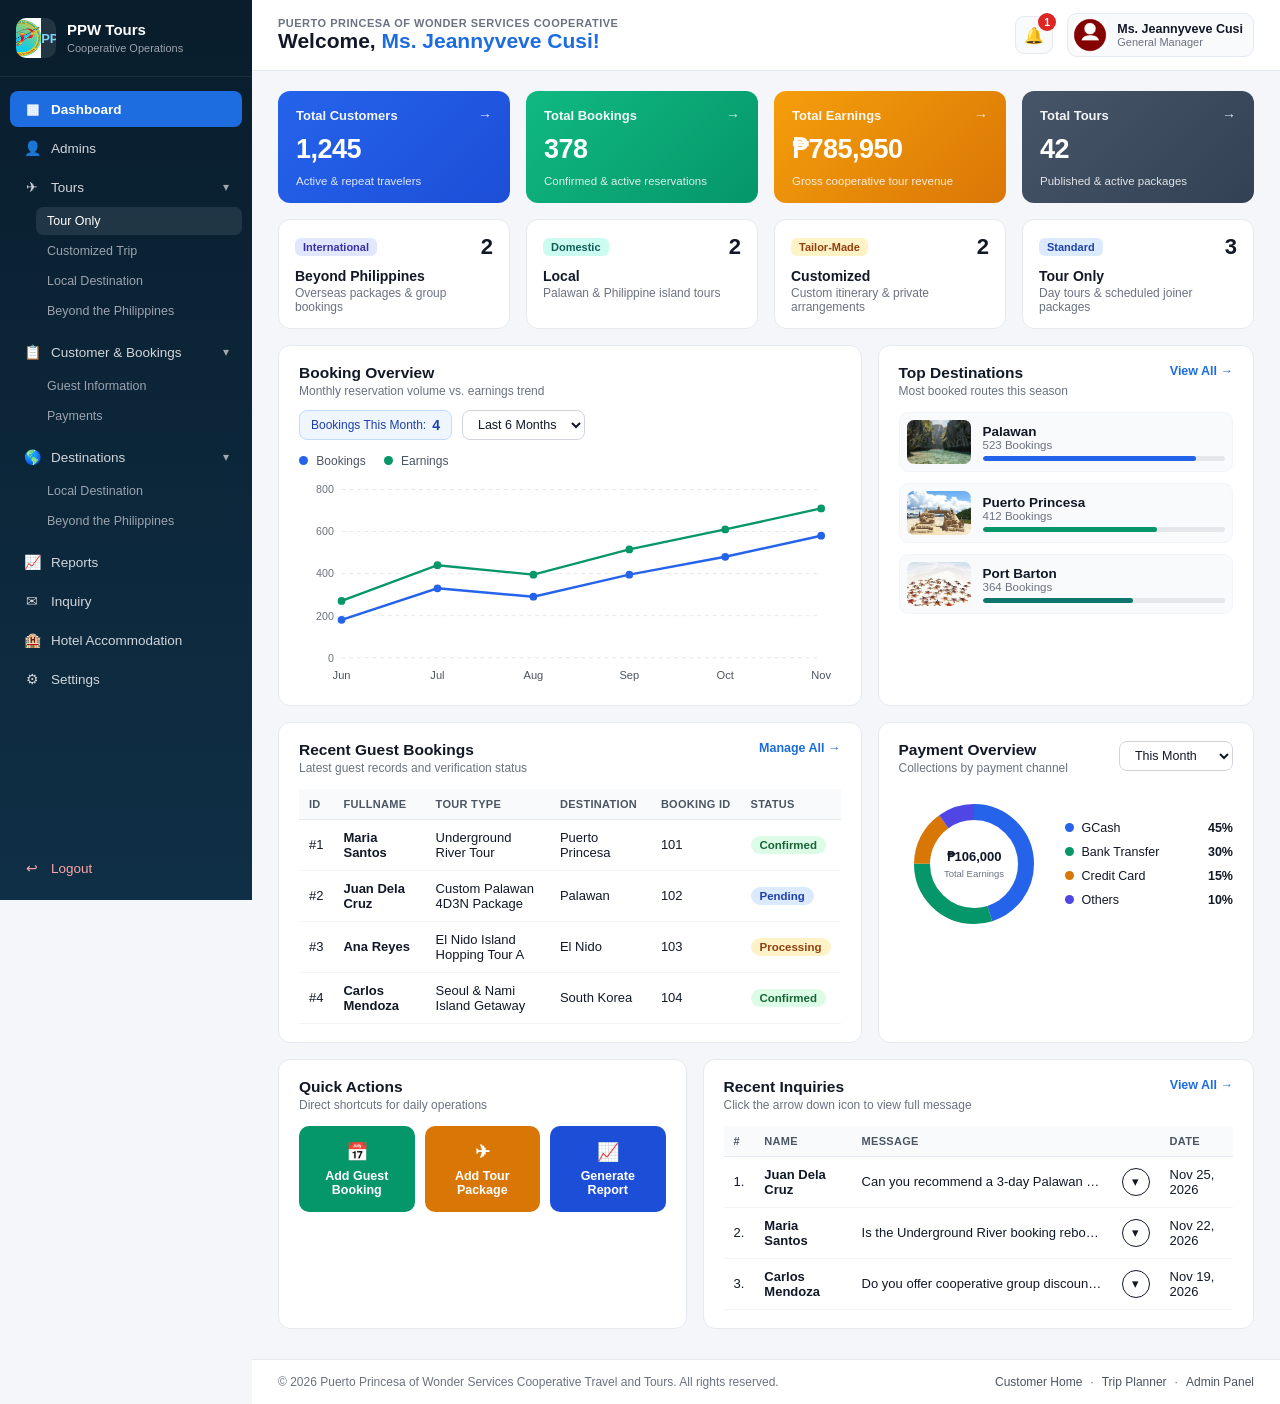
<file: admin.html>
<!doctype html>
<html lang="en">
  <head>
    <meta charset="UTF-8" />
    <meta name="viewport" content="width=device-width, initial-scale=1.0" />
    <title>Admin Dashboard | Puerto Princesa of Wonder</title>
    <link rel="stylesheet" href="admin.css" />
    <script src="admin.js" defer></script>
  </head>
  <body class="ppow-admin-body">
    <!-- AUTH GATE -->
    <section id="adminAuthGate" class="auth-gate-overlay" hidden>
      <div class="auth-gate-card">
        <div class="auth-gate-brand">
          <img
            src="logo_travel_and_tour.jpg"
            alt="Logo"
            onerror="this.style.display = 'none'"
          />
          <div>
            <span class="auth-kicker">COOPERATIVE ADMIN PORTAL</span>
            <h1>Ms. Jeannyveve Cusi</h1>
          </div>
        </div>
        <p>
          Sign in to manage tour packages, guest records, reservations, and
          cooperative reports.
        </p>
        <form id="adminGateForm" class="auth-gate-form">
          <label>
            <span>Email Address</span>
            <input
              id="gateEmail"
              type="email"
              value="jeannyveve.cusi@yahoo.com"
              required
            />
          </label>
          <label>
            <span>Password</span>
            <input
              id="gatePassword"
              type="password"
              value="admin123"
              required
            />
          </label>
          <div class="auth-gate-actions">
            <button type="submit" class="btn-primary-solid">Sign In</button>
            <button type="button" id="gateQuickBtn" class="btn-neutral-outline">
              Quick Unlock
            </button>
          </div>
          <p id="gateError" class="gate-error" hidden></p>
        </form>
      </div>
    </section>

    <!-- MAIN SHELL -->
    <div id="adminShell" class="admin-shell">
      <!-- SIDEBAR -->
      <aside
        class="admin-sidebar"
        id="adminSidebar"
        aria-label="Admin navigation"
      >
        <div class="sidebar-top-brand">
          <div class="sidebar-logo-mark">
            <img
              src="logo_travel_and_tour.jpg"
              alt="Puerto Princesa of Wonder"
              onerror="this.style.display = 'none'"
            />
            <span class="sidebar-logo-fallback">PPW</span>
          </div>
          <div class="sidebar-brand-text">
            <strong>PPW Tours</strong>
            <span>Cooperative Operations</span>
          </div>
          <button
            type="button"
            id="mobileSidebarClose"
            class="mobile-close-btn"
            aria-label="Close sidebar"
          >
            &times;
          </button>
        </div>

        <nav class="sidebar-nav">
          <button type="button" class="nav-item active" data-view="dashboard">
            <span class="nav-icon">&#9638;</span>
            <span>Dashboard</span>
          </button>

          <button type="button" class="nav-item" data-view="admins">
            <span class="nav-icon">&#128100;</span>
            <span>Admins</span>
          </button>

          <!-- TOURS GROUP -->
          <div class="nav-group open">
            <button type="button" class="nav-item nav-group-toggle">
              <span class="nav-icon">&#9992;</span>
              <span>Tours</span>
              <span class="nav-caret">&#9662;</span>
            </button>
            <div class="nav-submenu">
              <button
                type="button"
                class="nav-subitem"
                data-view="tours"
                data-category="Tour Only"
              >
                Tour Only
              </button>
              <button
                type="button"
                class="nav-subitem"
                data-view="tours"
                data-category="Customized Trip"
              >
                Customized Trip
              </button>
              <button
                type="button"
                class="nav-subitem"
                data-view="tours"
                data-category="Local Destination"
              >
                Local Destination
              </button>
              <button
                type="button"
                class="nav-subitem"
                data-view="tours"
                data-category="Beyond the Philippines"
              >
                Beyond the Philippines
              </button>
            </div>
          </div>

          <!-- MERGED CUSTOMER & BOOKINGS GROUP -->
          <div class="nav-group open">
            <button type="button" class="nav-item nav-group-toggle">
              <span class="nav-icon">&#128203;</span>
              <span>Customer &amp; Bookings</span>
              <span class="nav-caret">&#9662;</span>
            </button>
            <div class="nav-submenu">
              <button
                type="button"
                class="nav-subitem"
                data-view="bookings"
                data-booking-tab="guests"
              >
                Guest Information
              </button>
              <button
                type="button"
                class="nav-subitem"
                data-view="bookings"
                data-booking-tab="payments"
              >
                Payments
              </button>
            </div>
          </div>

          <!-- DESTINATIONS GROUP -->
          <div class="nav-group open">
            <button type="button" class="nav-item nav-group-toggle">
              <span class="nav-icon">&#127758;</span>
              <span>Destinations</span>
              <span class="nav-caret">&#9662;</span>
            </button>
            <div class="nav-submenu">
              <button
                type="button"
                class="nav-subitem"
                data-view="destinations"
                data-dest-tab="Local Destination"
              >
                Local Destination
              </button>
              <button
                type="button"
                class="nav-subitem"
                data-view="destinations"
                data-dest-tab="Beyond the Philippines"
              >
                Beyond the Philippines
              </button>
            </div>
          </div>

          <button type="button" class="nav-item" data-view="reports">
            <span class="nav-icon">&#128200;</span>
            <span>Reports</span>
          </button>

          <button type="button" class="nav-item" data-view="inquiries">
            <span class="nav-icon">&#9993;</span>
            <span>Inquiry</span>
          </button>

          <button type="button" class="nav-item" data-view="accommodations">
            <span class="nav-icon">&#127976;</span>
            <span>Hotel Accommodation</span>
          </button>

          <button type="button" class="nav-item" data-view="settings">
            <span class="nav-icon">&#9881;</span>
            <span>Settings</span>
          </button>

          <button
            type="button"
            id="sidebarLogoutBtn"
            class="nav-item nav-logout"
          >
            <span class="nav-icon">&#8617;</span>
            <span>Logout</span>
          </button>
        </nav>
      </aside>

      <!-- RIGHT WORKSPACE -->
      <div class="admin-content-wrapper">
        <!-- TOPBAR -->
        <header class="admin-topbar">
          <div class="topbar-left">
            <button
              type="button"
              id="mobileSidebarOpen"
              class="mobile-menu-btn"
              aria-label="Open menu"
            >
              &#9776;
            </button>
            <div>
              <span class="topbar-sub"
                >Puerto Princesa of Wonder Services Cooperative</span
              >
              <h1 class="welcome-heading">
                Welcome, <span class="welcome-name">Ms. Jeannyveve Cusi!</span>
              </h1>
            </div>
          </div>

          <div class="topbar-right">
            <button
              type="button"
              id="notifToggleBtn"
              class="notif-bell-btn"
              aria-label="Pending notifications"
            >
              <span>&#128276;</span>
              <span id="notifBadgeCount" class="notif-badge">0</span>
            </button>

            <div class="admin-profile-chip">
              <img
                src="customer-user.jpg"
                alt="Ms. Jeannyveve Cusi"
                onerror="
                  this.style.display = 'none';
                  this.nextElementSibling.style.display = 'flex';
                "
              />
              <span class="profile-chip-fallback" style="display: none"
                >JC</span
              >
              <div class="profile-chip-text">
                <strong>Ms. Jeannyveve Cusi</strong>
                <small>General Manager</small>
              </div>
            </div>

            <div id="notifPopover" class="notif-popover" hidden>
              <div class="notif-popover-head">
                <strong>Pending Guest Records</strong>
                <button type="button" id="clearNotifViewBtn">
                  Open Guest Info
                </button>
              </div>
              <ul id="notifList" class="notif-list"></ul>
            </div>
          </div>
        </header>

        <!-- =========================================================
           VIEW 1: DASHBOARD OVERVIEW
      ========================================================== -->
        <main id="view-dashboard" class="dashboard-main active-view">
          <!-- PRIMARY 4 KPI CARDS -->
          <section class="kpi-grid" aria-label="Primary metrics">
            <article class="kpi-card kpi-blue" data-jump-view="bookings">
              <div class="kpi-top-row">
                <span class="kpi-label">Total Customers</span>
                <span class="kpi-arrow">&rarr;</span>
              </div>
              <div class="kpi-value" id="kpiTotalCustomers">1,245</div>
              <div class="kpi-foot">Active &amp; repeat travelers</div>
            </article>

            <article class="kpi-card kpi-emerald" data-jump-view="bookings">
              <div class="kpi-top-row">
                <span class="kpi-label">Total Bookings</span>
                <span class="kpi-arrow">&rarr;</span>
              </div>
              <div class="kpi-value" id="kpiTotalBookings">378</div>
              <div class="kpi-foot">Confirmed &amp; active reservations</div>
            </article>

            <article class="kpi-card kpi-amber" data-jump-view="reports">
              <div class="kpi-top-row">
                <span class="kpi-label">Total Earnings</span>
                <span class="kpi-arrow">&rarr;</span>
              </div>
              <div class="kpi-value" id="kpiTotalEarnings">&#8369;785,950</div>
              <div class="kpi-foot">Gross cooperative tour revenue</div>
            </article>

            <article class="kpi-card kpi-slate" data-jump-view="tours">
              <div class="kpi-top-row">
                <span class="kpi-label">Total Tours</span>
                <span class="kpi-arrow">&rarr;</span>
              </div>
              <div class="kpi-value" id="kpiTotalTours">42</div>
              <div class="kpi-foot">Published &amp; active packages</div>
            </article>
          </section>

          <!-- SECONDARY 4 BREAKDOWN CARDS -->
          <section class="kpi-subgrid" aria-label="Tour category breakdown">
            <article
              class="sub-kpi-card"
              data-jump-tourcat="Beyond the Philippines"
            >
              <div class="sub-kpi-meta">
                <span class="sub-kpi-tag tag-indigo">International</span>
                <strong class="sub-kpi-count" id="kpiCountBeyond">0</strong>
              </div>
              <div class="sub-kpi-title">Beyond Philippines</div>
              <p class="sub-kpi-desc">Overseas packages &amp; group bookings</p>
            </article>

            <article class="sub-kpi-card" data-jump-tourcat="Local Destination">
              <div class="sub-kpi-meta">
                <span class="sub-kpi-tag tag-teal">Domestic</span>
                <strong class="sub-kpi-count" id="kpiCountLocal">0</strong>
              </div>
              <div class="sub-kpi-title">Local</div>
              <p class="sub-kpi-desc">Palawan &amp; Philippine island tours</p>
            </article>

            <article class="sub-kpi-card" data-jump-tourcat="Customized Trip">
              <div class="sub-kpi-meta">
                <span class="sub-kpi-tag tag-amber">Tailor-Made</span>
                <strong class="sub-kpi-count" id="kpiCountCustomized">0</strong>
              </div>
              <div class="sub-kpi-title">Customized</div>
              <p class="sub-kpi-desc">
                Custom itinerary &amp; private arrangements
              </p>
            </article>

            <article class="sub-kpi-card" data-jump-tourcat="Tour Only">
              <div class="sub-kpi-meta">
                <span class="sub-kpi-tag tag-blue">Standard</span>
                <strong class="sub-kpi-count" id="kpiCountTourOnly">0</strong>
              </div>
              <div class="sub-kpi-title">Tour Only</div>
              <p class="sub-kpi-desc">
                Day tours &amp; scheduled joiner packages
              </p>
            </article>
          </section>

          <!-- ROW 2: BOOKING OVERVIEW + TOP DESTINATIONS -->
          <section class="bento-row-2">
            <div class="panel-card chart-panel">
              <div class="panel-header">
                <div>
                  <h2>Booking Overview</h2>
                  <p class="panel-caption">
                    Monthly reservation volume vs. earnings trend
                  </p>
                </div>
                <div class="overview-controls">
                  <div class="month-highlight-pill">
                    <span>Bookings This Month:</span>
                    <strong id="bookingsThisMonthValue">0</strong>
                  </div>
                  <select
                    id="overviewRangeSelect"
                    class="panel-select"
                    aria-label="Overview timeframe"
                  >
                    <option value="6m" selected>Last 6 Months</option>
                    <option value="3m">Last 3 Months</option>
                    <option value="ytd">Year to Date</option>
                  </select>
                </div>
              </div>

              <div class="line-legend">
                <span><i class="dot-blue"></i> Bookings</span>
                <span><i class="dot-green"></i> Earnings</span>
              </div>

              <div id="bookingLineChartWrap" class="line-chart-wrap"></div>
            </div>

            <div class="panel-card top-dest-panel">
              <div class="panel-header">
                <div>
                  <h2>Top Destinations</h2>
                  <p class="panel-caption">Most booked routes this season</p>
                </div>
                <button
                  type="button"
                  class="link-action-btn"
                  data-jump-view="destinations"
                >
                  View All &rarr;
                </button>
              </div>

              <div id="topDestinationsList" class="top-dest-list"></div>
            </div>
          </section>

          <!-- ROW 3: RECENT BOOKINGS + PAYMENT OVERVIEW -->
          <section class="bento-row-3">
            <div class="panel-card recent-bookings-panel">
              <div class="panel-header">
                <div>
                  <h2>Recent Guest Bookings</h2>
                  <p class="panel-caption">
                    Latest guest records and verification status
                  </p>
                </div>
                <button
                  type="button"
                  class="link-action-btn"
                  data-jump-view="bookings"
                >
                  Manage All &rarr;
                </button>
              </div>

              <div class="table-scroll">
                <table class="clean-data-table">
                  <thead>
                    <tr>
                      <th>ID</th>
                      <th>Fullname</th>
                      <th>Tour Type</th>
                      <th>Destination</th>
                      <th>Booking ID</th>
                      <th>Status</th>
                    </tr>
                  </thead>
                  <tbody id="recentBookingsTbody"></tbody>
                </table>
              </div>
            </div>

            <div class="panel-card payment-panel">
              <div class="panel-header">
                <div>
                  <h2>Payment Overview</h2>
                  <p class="panel-caption">Collections by payment channel</p>
                </div>
                <select
                  id="paymentPeriodSelect"
                  class="panel-select"
                  aria-label="Payment period"
                >
                  <option value="month" selected>This Month</option>
                  <option value="quarter">This Quarter</option>
                </select>
              </div>

              <div class="donut-layout">
                <div id="paymentDonutWrap" class="donut-chart-wrap"></div>
                <ul id="paymentBreakdownList" class="payment-legend-list"></ul>
              </div>
            </div>
          </section>

          <!-- ROW 4: QUICK ACTIONS + RECENT INQUIRIES -->
          <section class="bento-row-4">
            <div class="panel-card quick-actions-panel">
              <div class="panel-header">
                <div>
                  <h2>Quick Actions</h2>
                  <p class="panel-caption">
                    Direct shortcuts for daily operations
                  </p>
                </div>
              </div>

              <div class="quick-actions-grid three-cols">
                <button
                  type="button"
                  class="qa-btn qa-emerald"
                  id="qaCreateBookingBtn"
                >
                  <span class="qa-icon">&#128197;</span>
                  <span>Add Guest Booking</span>
                </button>
                <button type="button" class="qa-btn qa-amber" id="qaAddTourBtn">
                  <span class="qa-icon">&#9992;</span>
                  <span>Add Tour Package</span>
                </button>
                <button
                  type="button"
                  class="qa-btn qa-blue"
                  id="qaOpenReportsBtn"
                >
                  <span class="qa-icon">&#128200;</span>
                  <span>Generate Report</span>
                </button>
              </div>
            </div>

            <div class="panel-card recent-inquiries-panel">
              <div class="panel-header">
                <div>
                  <h2>Recent Inquiries</h2>
                  <p class="panel-caption">
                    Click the arrow down icon to view full message
                  </p>
                </div>
                <button
                  type="button"
                  class="link-action-btn"
                  data-jump-view="inquiries"
                >
                  View All &rarr;
                </button>
              </div>

              <div class="table-scroll">
                <table class="clean-data-table">
                  <thead>
                    <tr>
                      <th>#</th>
                      <th>Name</th>
                      <th>Message</th>
                      <th></th>
                      <th>Date</th>
                    </tr>
                  </thead>
                  <tbody id="recentInquiriesTbody"></tbody>
                </table>
              </div>
            </div>
          </section>
        </main>

        <!-- =========================================================
           VIEW 2: TOURS & PACKAGES (ATTACH 5PICS ACROSS ALL CATEGORIES)
      ========================================================== -->
        <section id="view-tours" class="sub-module-view" hidden>
          <div class="module-banner">
            <div>
              <span class="module-eyebrow"
                >TOUR INVENTORY &amp; AVAILABILITY</span
              >
              <h2>Tour Packages Management</h2>
            </div>
            <button
              type="button"
              class="btn-neutral-outline"
              data-jump-view="dashboard"
            >
              &larr; Back to Dashboard
            </button>
          </div>

          <div class="filter-pills-row" id="tourCategoryTabs">
            <button
              type="button"
              class="pill-tab active"
              data-tour-cat="Tour Only"
            >
              Tour Only
            </button>
            <button
              type="button"
              class="pill-tab"
              data-tour-cat="Customized Trip"
            >
              Customized Trip
            </button>
            <button
              type="button"
              class="pill-tab"
              data-tour-cat="Local Destination"
            >
              Local Destination
            </button>
            <button
              type="button"
              class="pill-tab"
              data-tour-cat="Beyond the Philippines"
            >
              Beyond the Philippines
            </button>
          </div>

          <div class="crud-split-grid">
            <form id="tourCrudForm" class="panel-card crud-form">
              <div class="panel-header">
                <div>
                  <h3 id="tourFormHeading">Add New Tour Package</h3>
                  <p class="panel-caption">
                    Category:
                    <strong id="activeTourCategoryLabel">Tour Only</strong>
                  </p>
                </div>
                <button
                  type="button"
                  id="cancelTourEditBtn"
                  class="btn-mini-ghost"
                  hidden
                >
                  Cancel
                </button>
              </div>
              <input type="hidden" id="editingTourId" />

              <label class="field-group">
                <span>Destination</span>
                <input
                  id="tourDestInput"
                  type="text"
                  placeholder="e.g. Puerto Princesa"
                  required
                />
              </label>

              <label class="field-group">
                <<span>Package Name</span>
                <input
                  id="tourNameInput"
                  type="text"
                  placeholder="e.g. Underground River Tour"
                  required
                />
              </label>

              <label class="field-group">
                <span>Price (&#8369;)</span>
                <input
                  id="tourPriceInput"
                  type="number"
                  min="0"
                  step="50"
                  placeholder="e.g. 2800"
                  required
                />
              </label>

              <label class="field-group">
                <span>Description</span>
                <textarea
                  id="tourDescInput"
                  rows="3"
                  placeholder="Key highlights and package inclusions..."
                  required
                ></textarea>
              </label>

              <!-- ATTACH 5PICS -->
              <div class="field-group">
                <div class="attach-row-header">
                  <span>Attach 5pics</span>
                  <span class="attach-badge-pill" id="tourFivePicsCount"
                    >0 / 5 pics</span
                  >
                </div>
                <label
                  class="attach-circle-trigger"
                  for="tourFivePicsInput"
                  title="Attach up to 5 pictures"
                >
                  <span class="attach-circle-icon">&#128247;</span>
                  <span>Attach Picture (Up to 5 pics)</span>
                </label>
                <input
                  id="tourFivePicsInput"
                  type="file"
                  accept="image/*"
                  multiple
                  hidden
                />
                <div id="tourFivePicsPreview" class="multi-pic-strip"></div>
              </div>

              <button
                type="submit"
                id="saveTourBtn"
                class="btn-primary-solid full-w"
              >
                Save Tour Package
              </button>
            </form>

            <div class="panel-card">
              <div class="panel-header">
                <h3>Tour Packages List</h3>
                <input
                  id="tourSearchInput"
                  type="search"
                  class="table-search-input"
                  placeholder="Search package or destination..."
                />
              </div>
              <div class="table-scroll">
                <table class="clean-data-table">
                  <thead>
                    <tr>
                      <th>Package</th>
                      <th>Photos (5pics)</th>
                      <th>Destination</th>
                      <th>Price</th>
                      <th>Status</th>
                      <th>Actions</th>
                    </tr>
                  </thead>
                  <tbody id="toursCrudTbody"></tbody>
                </table>
              </div>
            </div>
          </div>
        </section>

        <!-- =========================================================
           VIEW 3: GUEST INFORMATION & PAYMENTS
      ========================================================== -->
        <section id="view-bookings" class="sub-module-view" hidden>
          <div class="module-banner">
            <div>
              <span class="module-eyebrow"
                >TBLGUESTINFORMATION &amp; RESERVATION RECORDS</span
              >
              <h2>Guest Information Management</h2>
            </div>
            <div class="banner-actions">
              <button
                type="button"
                id="openNewBookingModalBtn"
                class="btn-primary-solid"
              >
                + Add Guest Record
              </button>
              <button
                type="button"
                class="btn-neutral-outline"
                data-jump-view="dashboard"
              >
                &larr; Back to Dashboard
              </button>
            </div>
          </div>

          <div class="filter-pills-row" id="bookingSubTabs">
            <button type="button" class="pill-tab active" data-bsub="guests">
              Guest Information
            </button>
            <button type="button" class="pill-tab" data-bsub="payments">
              Payments
            </button>
          </div>

          <div class="panel-card">
            <div class="panel-header">
              <h3 id="bookingSubHeading">Guest Information Management</h3>
              <div class="toolbar-inline">
                <select id="bookingStatusFilterSelect" class="panel-select">
                  <option value="All">All Statuses</option>
                  <option value="Pending">Pending</option>
                  <option value="Processing">Processing</option>
                  <option value="Confirmed">Confirmed</option>
                </select>
                <input
                  id="bookingTableSearch"
                  type="search"
                  class="table-search-input"
                  placeholder="Search fullname, email, passport, flight..."
                />
              </div>
            </div>

            <div class="table-scroll">
              <table class="clean-data-table">
                <thead id="bookingsDynamicThead"></thead>
                <tbody id="bookingsDynamicTbody"></tbody>
              </table>
            </div>
          </div>
        </section>

        <!-- =========================================================
           VIEW 4: REPORTS MODULE
      ========================================================== -->
        <section id="view-reports" class="sub-module-view" hidden>
          <div class="module-banner">
            <div>
              <span class="module-eyebrow"
                >OPERATIONAL &amp; FINANCIAL ANALYTICS</span
              >
              <h2>Cooperative Tour &amp; Earnings Reports</h2>
            </div>
            <div class="banner-actions">
              <button
                type="button"
                id="exportReportCsvBtn"
                class="btn-primary-solid"
              >
                Export CSV Report
              </button>
              <button
                type="button"
                id="printReportBtn"
                class="btn-neutral-outline"
              >
                Print Report
              </button>
              <button
                type="button"
                class="btn-neutral-outline"
                data-jump-view="dashboard"
              >
                &larr; Dashboard
              </button>
            </div>
          </div>

          <div class="report-summary-grid">
            <div class="panel-card report-stat-box">
              <span>Gross Earnings (Confirmed)</span>
              <strong id="repConfirmedEarnings">&#8369;0</strong>
              <small>Settled &amp; confirmed guest bookings</small>
            </div>
            <div class="panel-card report-stat-box">
              <span>Pending / Pipeline Value</span>
              <strong id="repPendingEarnings">&#8369;0</strong>
              <small>Awaiting payment verification</small>
            </div>
            <div class="panel-card report-stat-box">
              <span>Average Booking Value</span>
              <strong id="repAvgBooking">&#8369;0</strong>
              <small>Per guest booking</small>
            </div>
            <div class="panel-card report-stat-box">
              <span>Total Guest Records</span>
              <strong id="repTotalPax">0</strong>
              <small>Registered in tblGuestinformation</small>
            </div>
          </div>

          <div class="bento-row-2">
            <div class="panel-card">
              <div class="panel-header">
                <div>
                  <h3>Earnings &amp; Bookings by Tour Category</h3>
                  <p class="panel-caption">
                    Breakdown across Tour Only, Customized Trip, Local
                    Destination, and Beyond the Philippines
                  </p>
                </div>
              </div>
              <div class="table-scroll">
                <table class="clean-data-table">
                  <thead>
                    <tr>
                      <th>Category</th>
                      <th>Guests</th>
                      <th>Earnings</th>
                      <th>Share</th>
                    </tr>
                  </thead>
                  <tbody id="reportCategoryTbody"></tbody>
                </table>
              </div>
            </div>

            <div class="panel-card">
              <div class="panel-header">
                <div>
                  <h3>Collections by Payment Method</h3>
                  <p class="panel-caption">Verified payment distribution</p>
                </div>
              </div>
              <div class="table-scroll">
                <table class="clean-data-table">
                  <thead>
                    <tr>
                      <th>Payment Method</th>
                      <th>Transactions</th>
                      <th>Total Collected</th>
                    </tr>
                  </thead>
                  <tbody id="reportPaymentTbody"></tbody>
                </table>
              </div>
            </div>
          </div>

          <div class="panel-card">
            <div class="panel-header">
              <div>
                <h3>Guest Booking &amp; Earnings Ledger</h3>
                <p class="panel-caption">
                  Complete itemized log linked to Bookinginformation_id
                </p>
              </div>
            </div>
            <div class="table-scroll">
              <table class="clean-data-table">
                <thead>
                  <tr>
                    <th>ID</th>
                    <th>Booking ID</th>
                    <th>Fullname</th>
                    <th>Category</th>
                    <th>Destination</th>
                    <th>Payment</th>
                    <th>Status</th>
                    <th>Earnings</th>
                  </tr>
                </thead>
                <tbody id="reportLedgerTbody"></tbody>
              </table>
            </div>
          </div>
        </section>

        <!-- =========================================================
           VIEW 5: DESTINATIONS & HOTEL ACCOMMODATION (WITH COMPANY & BED PICS)
      ========================================================== -->
        <section id="view-destinations" class="sub-module-view" hidden>
          <div class="module-banner">
            <div>
              <span class="module-eyebrow"
                >LOCAL &amp; INTERNATIONAL DESTINATIONS</span
              >
              <h2>Destinations Overview</h2>
            </div>
            <button
              type="button"
              class="btn-neutral-outline"
              data-jump-view="dashboard"
            >
              &larr; Back to Dashboard
            </button>
          </div>

          <div class="filter-pills-row" id="destFilterTabs">
            <button
              type="button"
              class="pill-tab active"
              data-dest-filter="All"
            >
              All Destinations
            </button>
            <button
              type="button"
              class="pill-tab"
              data-dest-filter="Local Destination"
            >
              Local Destination
            </button>
            <button
              type="button"
              class="pill-tab"
              data-dest-filter="Beyond the Philippines"
            >
              Beyond the Philippines
            </button>
          </div>

          <div id="destinationsCardsGrid" class="dest-cards-grid"></div>
        </section>

        <section id="view-accommodations" class="sub-module-view" hidden>
          <div class="module-banner">
            <div>
              <span class="module-eyebrow">PARTNER STAYS</span>
              <h2>Hotel Accommodation</h2>
            </div>
            <button
              type="button"
              class="btn-neutral-outline"
              data-jump-view="dashboard"
            >
              &larr; Back to Dashboard
            </button>
          </div>

          <div class="crud-split-grid">
            <form id="hotelCrudForm" class="panel-card crud-form">
              <div class="panel-header">
                <h3 id="hotelFormHeading">Add / Edit Hotel Accommodation</h3>
                <button
                  type="button"
                  id="cancelHotelEditBtn"
                  class="btn-mini-ghost"
                  hidden
                >
                  Cancel
                </button>
              </div>
              <input type="hidden" id="editingHotelId" />

              <label class="field-group">
                <span>Hotel / Resort</span>
                <input
                  id="hotelNameInput"
                  type="text"
                  placeholder="e.g. Puerto Princesa Bayfront Hotel"
                  required
                />
              </label>

              <label class="field-group">
                <span>Location</span>
                <input
                  id="hotelLocInput"
                  type="text"
                  placeholder="e.g. Puerto Princesa"
                  required
                />
              </label>

              <label class="field-group">
                <span>Room / Bed Option</span>
                <input
                  id="hotelRoomInput"
                  type="text"
                  placeholder="e.g. Deluxe Twin / Family Room"
                  required
                />
              </label>

              <label class="field-group">
                <span>Rate / Night (&#8369;)</span>
                <input
                  id="hotelRateInput"
                  type="number"
                  min="0"
                  step="100"
                  placeholder="e.g. 3200"
                  required
                />
              </label>

              <label class="field-group">
                <span>1. Attached Picture of Company</span>
                <input
                  id="hotelCompanyPicInput"
                  type="file"
                  accept="image/*"
                  class="file-input-styled"
                />
                <div
                  id="hotelCompanyPicPreview"
                  class="single-pic-preview"
                ></div>
              </label>

              <label class="field-group">
                <span>2. Attached Picture of Bed</span>
                <input
                  id="hotelBedPicInput"
                  type="file"
                  accept="image/*"
                  class="file-input-styled"
                />
                <div id="hotelBedPicPreview" class="single-pic-preview"></div>
              </label>

              <button
                type="submit"
                id="saveHotelBtn"
                class="btn-primary-solid full-w"
              >
                Save Hotel Accommodation
              </button>
            </form>

            <div class="panel-card">
              <div class="panel-header">
                <h3>Partner Hotels List</h3>
                <input
                  id="hotelSearchInput"
                  type="search"
                  class="table-search-input"
                  placeholder="Search hotel, location, room..."
                />
              </div>
              <div class="table-scroll">
                <table class="clean-data-table">
                  <thead>
                    <tr>
                      <th>Hotel / Resort</th>
                      <th>Company &amp; Bed Pic</th>
                      <th>Location</th>
                      <th>Room / Bed Option</th>
                      <th>Rate / Night</th>
                      <th>Status</th>
                      <th>Actions</th>
                    </tr>
                  </thead>
                  <tbody id="accommodationsTbody"></tbody>
                </table>
              </div>
            </div>
          </div>
        </section>

        <!-- =========================================================
           VIEW 6: INQUIRIES, ADMINS & SETTINGS
      ========================================================== -->
        <section id="view-inquiries" class="sub-module-view" hidden>
          <div class="module-banner">
            <div>
              <span class="module-eyebrow"
                >CUSTOMER MESSAGES &amp; SUPPORT</span
              >
              <h2>Customer Inquiries</h2>
            </div>
            <button
              type="button"
              class="btn-neutral-outline"
              data-jump-view="dashboard"
            >
              &larr; Back to Dashboard
            </button>
          </div>

          <div class="panel-card">
            <div class="table-scroll">
              <table class="clean-data-table">
                <thead>
                  <tr>
                    <th>#</th>
                    <th>Customer Name</th>
                    <th>Email</th>
                    <th>Message</th>
                    <th>Expand</th>
                    <th>Date</th>
                    <th>Action</th>
                  </tr>
                </thead>
                <tbody id="allInquiriesTbody"></tbody>
              </table>
            </div>
          </div>
        </section>

        <section id="view-admins" class="sub-module-view" hidden>
          <div class="module-banner">
            <div>
              <span class="module-eyebrow">COOPERATIVE STAFF ACCESS</span>
              <h2>Administrator Accounts</h2>
            </div>
            <button
              type="button"
              class="btn-neutral-outline"
              data-jump-view="dashboard"
            >
              &larr; Back to Dashboard
            </button>
          </div>

          <div class="panel-card">
            <div class="table-scroll">
              <table class="clean-data-table">
                <thead>
                  <tr>
                    <th>Name</th>
                    <th>Email</th>
                    <th>Role</th>
                    <th>Status</th>
                  </tr>
                </thead>
                <tbody>
                  <tr>
                    <td><strong>Ms. Jeannyveve Cusi</strong></td>
                    <td>jeannyveve.cusi@yahoo.com</td>
                    <td>General Manager / Primary Admin</td>
                    <td>
                      <span class="badge-pill badge-confirmed">Active</span>
                    </td>
                  </tr>
                  <tr>
                    <td>Cooperative Operations Desk</td>
                    <td>operations@puertoprincesawonder.ph</td>
                    <td>Booking &amp; Dispatch Staff</td>
                    <td>
                      <span class="badge-pill badge-processing">Standby</span>
                    </td>
                  </tr>
                </tbody>
              </table>
            </div>
          </div>
        </section>

        <section id="view-settings" class="sub-module-view" hidden>
          <div class="module-banner">
            <div>
              <span class="module-eyebrow">SYSTEM PREFERENCES</span>
              <h2>Dashboard Settings</h2>
            </div>
            <button
              type="button"
              class="btn-neutral-outline"
              data-jump-view="dashboard"
            >
              &larr; Back to Dashboard
            </button>
          </div>

          <div class="panel-card settings-card">
            <p>
              Signed in as
              <strong>Ms. Jeannyveve Cusi</strong> (jeannyveve.cusi@yahoo.com).
            </p>
            <div class="settings-btn-row">
              <button
                type="button"
                id="restoreAllDemoDataBtn"
                class="btn-neutral-outline"
              >
                Reset Default Data
              </button>
              <button
                type="button"
                id="settingsSignOutBtn"
                class="btn-primary-solid"
              >
                Lock Admin Session
              </button>
            </div>
          </div>
        </section>

        <!-- FOOTER -->
        <footer class="admin-footer">
          <span
            >&copy; 2026 Puerto Princesa of Wonder Services Cooperative Travel
            and Tours. All rights reserved.</span
          >
          <div class="footer-links">
            <a href="index.html">Customer Home</a>
            <span>&middot;</span>
            <a href="tripplanner.html">Trip Planner</a>
            <span>&middot;</span>
            <a href="admin.html">Admin Panel</a>
          </div>
        </footer>
      </div>
    </div>

    <!-- MODAL FOR ADDING GUEST INFORMATION & CUSTOMER DETAILS -->
    <dialog id="quickActionDialog" class="admin-dialog">
      <form id="quickActionForm" method="dialog" class="dialog-box">
        <div class="dialog-head">
          <h3>Add Guest Information</h3>
          <button type="button" id="closeDialogBtn" class="dialog-x">
            &times;
          </button>
        </div>
        <div class="dialog-body dialog-grid-2">
          <label class="field-group"
            ><span>Fullname</span><input id="gFullname" type="text" required
          /></label>
          <label class="field-group"
            ><span>Birthdate</span><input id="gBirthdate" type="date" required
          /></label>
          <label class="field-group"
            ><span>Email</span
            ><input
              id="gEmail"
              type="email"
              placeholder="guest@email.com"
              required
          /></label>
          <label class="field-group"
            ><span>Contact_no</span
            ><input
              id="gContactNo"
              type="text"
              placeholder="0917-000-0000"
              required
          /></label>
          <label class="field-group"
            ><span>Passport_no</span
            ><input id="gPassportNo" type="text" placeholder="P1234567A"
          /></label>
          <label class="field-group"
            ><span>Flight_no</span
            ><input id="gFlightNo" type="text" placeholder="5J-637"
          /></label>
          <label class="field-group"
            ><span>Flight_photo (Filename/Ref)</span
            ><input
              id="gFlightPhoto"
              type="text"
              placeholder="flight_ticket.jpg"
          /></label>
          <label class="field-group"
            ><span>Valid_id (ID Type/Ref)</span
            ><input
              id="gValidId"
              type="text"
              placeholder="Philippine Passport / National ID"
              required
          /></label>

          <label class="field-group"
            ><span>1. Tour Package</span
            ><input
              id="gTourPackage"
              type="text"
              placeholder="e.g. Underground River Tour"
              required
          /></label>
          <label class="field-group"
            ><span>Tour Category</span>
            <select id="gTourCategory">
              <option value="Tour Only">Tour Only</option>
              <option value="Customized Trip">Customized Trip</option>
              <option value="Local Destination">Local Destination</option>
              <option value="Beyond the Philippines">
                Beyond the Philippines
              </option>
            </select>
          </label>
          <label class="field-group"
            ><span>Destination</span
            ><input
              id="gDestLabel"
              type="text"
              value="Puerto Princesa"
              required
          /></label>

          <label class="field-group"
            ><span>2. Hotel Accommodation</span
            ><input
              id="gHotelName"
              type="text"
              placeholder="e.g. Puerto Princesa Bayfront Hotel"
              required
          /></label>
          <label class="field-group"
            ><span>Room &amp; Stay Duration</span
            ><input
              id="gHotelRoom"
              type="text"
              placeholder="e.g. Deluxe Twin (3D2N)"
              required
          /></label>

          <label class="field-group"
            ><span>3. Guests (Pax)</span
            ><input id="gPax" type="number" min="1" value="2" required
          /></label>
          <label class="field-group"
            ><span>Amount (&#8369;)</span
            ><input
              id="gAmount"
              type="number"
              min="500"
              step="100"
              value="2800"
              required
          /></label>
          <label class="field-group"
            ><span>Payment Method</span>
            <select id="gPaymentMethod">
              <option value="GCash">GCash</option>
              <option value="Bank Transfer">Bank Transfer</option>
              <option value="Credit Card">Credit Card</option>
              <option value="Others">Others</option>
            </select>
          </label>
          <label class="field-group"
            ><span>Status</span>
            <select id="gStatus">
              <option value="Pending">Pending</option>
              <option value="Processing">Processing</option>
              <option value="Confirmed">Confirmed</option>
            </select>
          </label>
        </div>
        <div class="dialog-foot">
          <button
            type="button"
            id="cancelDialogBtn"
            class="btn-neutral-outline"
          >
            Cancel
          </button>
          <button type="submit" class="btn-primary-solid">
            Save Guest Record
          </button>
        </div>
      </form>
    </dialog>
  </body>
</html>
</file>
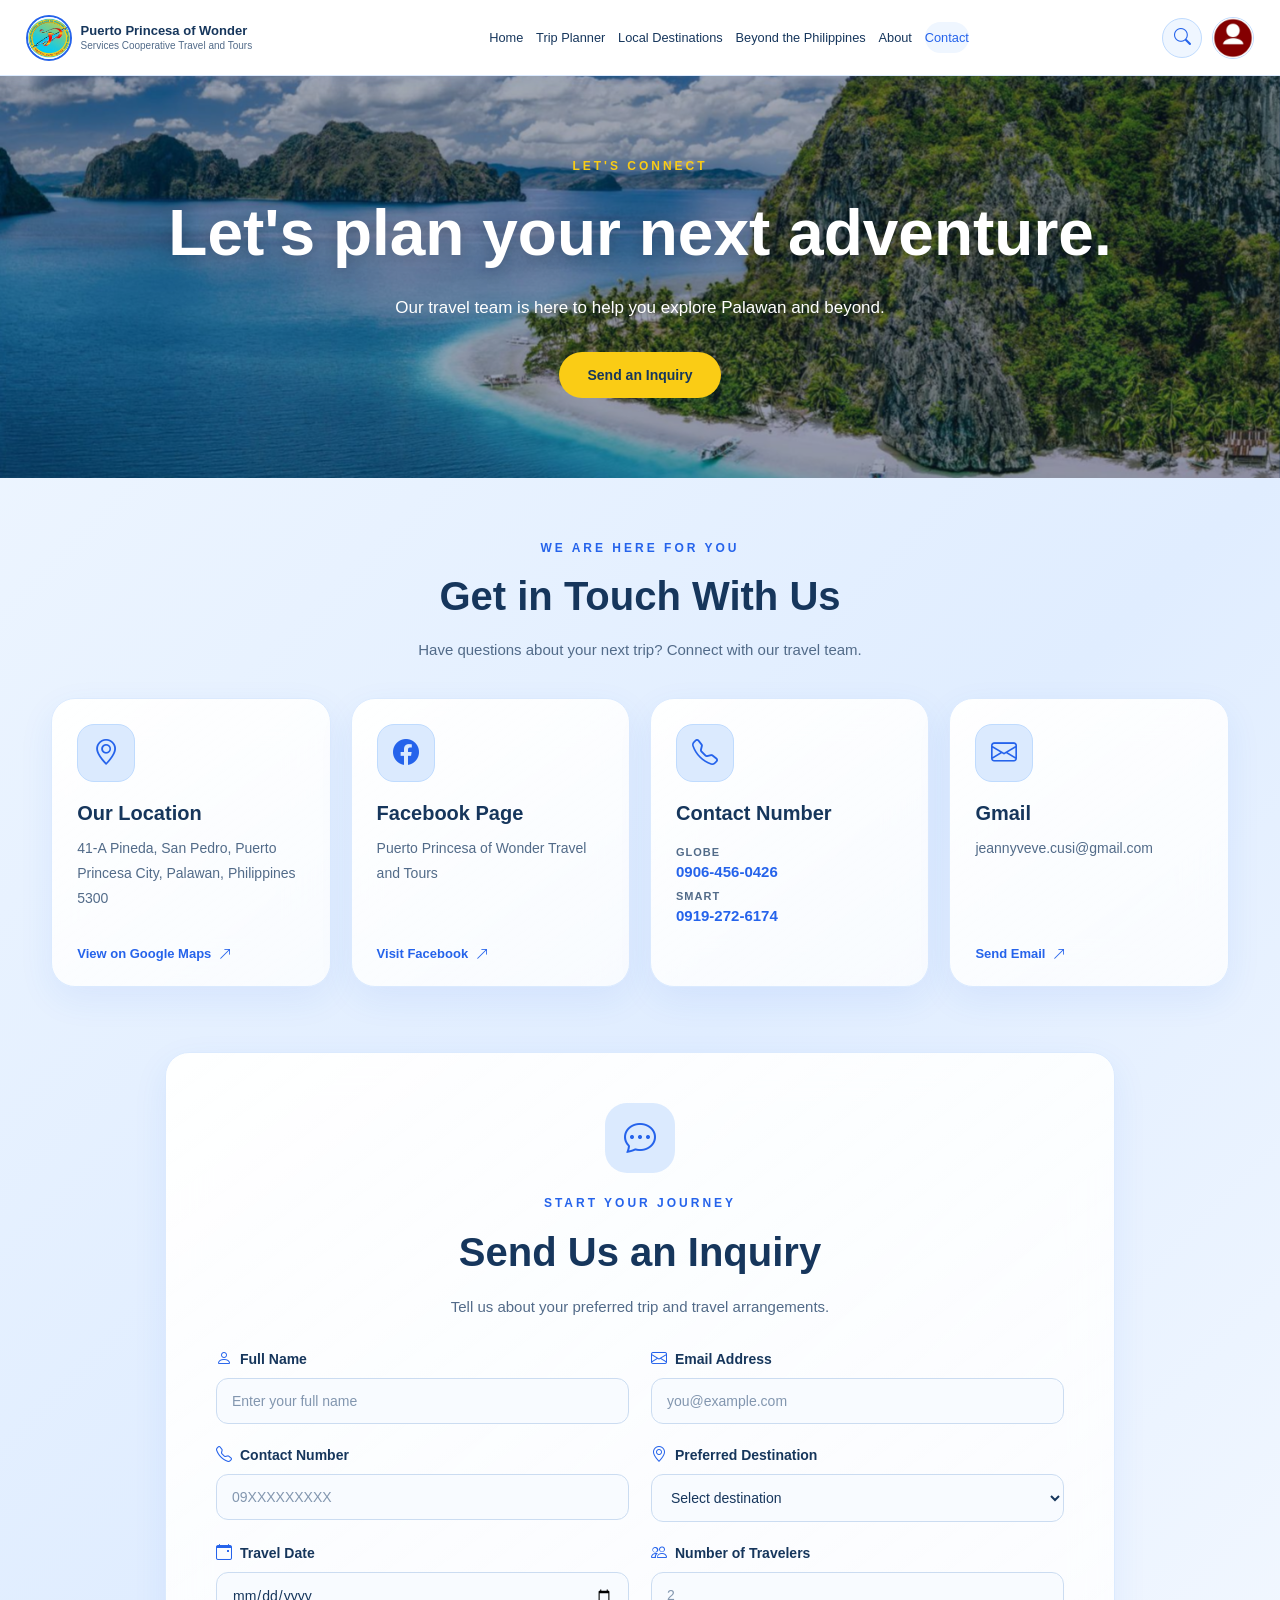
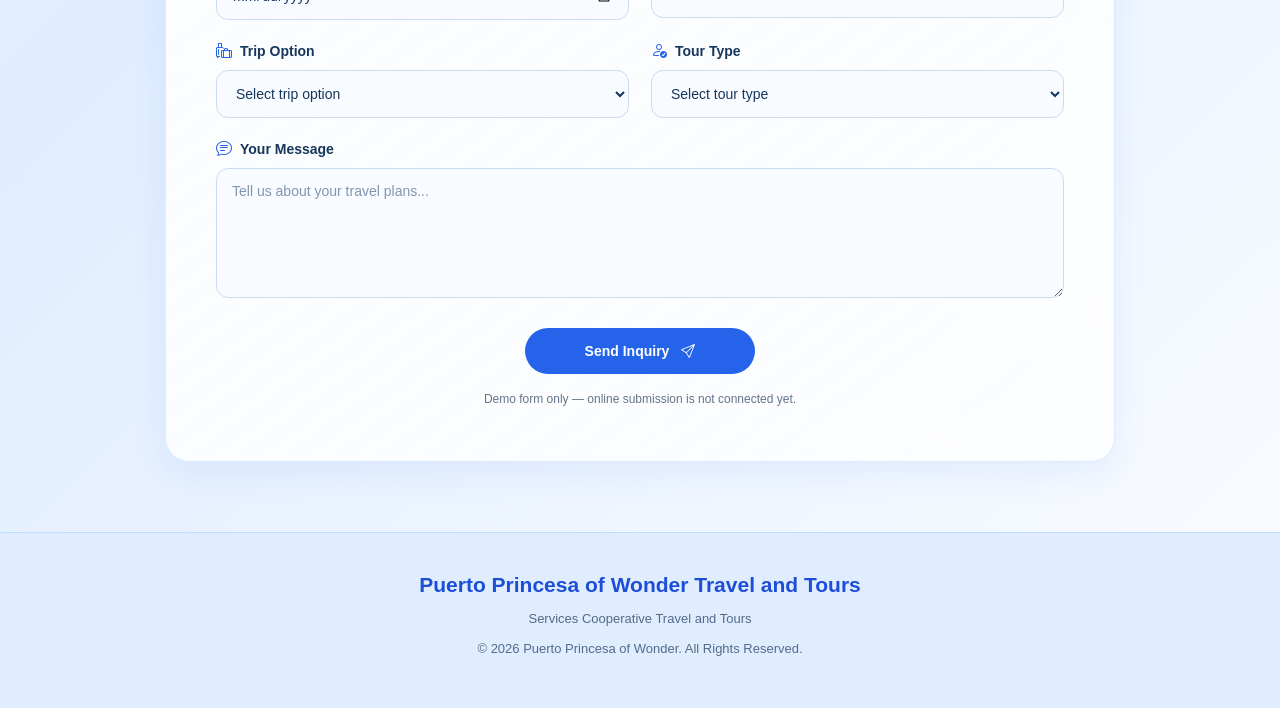
<file: contact.html>
<!DOCTYPE html>
<html lang="en">

<head>

    <meta charset="UTF-8">

    <meta name="viewport"
          content="width=device-width, initial-scale=1.0">

    <title>Contact Us | Puerto Princesa of Wonder</title>

    <!-- BOOTSTRAP ICONS -->

    <link rel="stylesheet"
          href="https://cdn.jsdelivr.net/npm/bootstrap-icons@1.11.3/font/bootstrap-icons.min.css">

    <!-- CSS FILES -->

    <link rel="stylesheet" href="home.css">

    <link rel="stylesheet" href="contact.css">

    <!-- JAVASCRIPT -->

    <script defer src="contact.js"></script>

</head>

<body class="contact-page">

    <!-- ======================================
         WEBSITE HEADER
    ======================================= -->

    <header class="navbar ppow-header"
            aria-label="Website header">

        <div class="brand-container">

            <div class="company-logo">

                <img src="logo_travel_and_tour.jpg"
                     alt="Company Logo"
                     onerror="this.hidden=true;this.nextElementSibling.hidden=false">

                <span class="logo-fallback" hidden>
                    PW
                </span>

            </div>

            <div class="brand">

                Puerto Princesa of Wonder

                <span>
                    Services Cooperative Travel and Tours
                </span>

            </div>

        </div>


        <!-- MAIN NAVIGATION -->

        <nav class="nav-links"
             id="mainNavigation"
             aria-label="Main navigation">

            <a href="index.html">Home</a>

            <a href="tripplanner.html">Trip Planner</a>

            <a href="local-destinations.html">
                Local Destinations
            </a>

            <a href="beyond-philippines.html">
                Beyond the Philippines
            </a>

            <a href="about.html">About</a>

            <a href="contact.html"
               class="active"
               aria-current="page">

                Contact

            </a>

        </nav>


        <!-- HEADER ACTIONS -->

        <div class="header-actions">

            <!-- SEARCH BAR -->

            <div class="header-search-wrapper">

                <button class="header-icon"
                        id="headerSearchToggle"
                        type="button"
                        aria-label="Search destinations"
                        aria-expanded="false"
                        aria-controls="headerSearchForm">

                    <i class="bi bi-search"></i>

                </button>

                <form class="home-search"
                      id="headerSearchForm"
                      role="search"
                      hidden>

                    <input type="search"
                           id="home-location-search"
                           placeholder="Search destinations..."
                           aria-label="Search destinations"
                           autocomplete="off">

                    <button type="submit">

                        Search

                    </button>

                    <div class="search-results"
                         id="home-search-results"
                         aria-live="polite">

                    </div>

                </form>

            </div>


            <!-- CUSTOMER ACCOUNT -->

            <a href="login.html"
               class="customer-avatar-btn"
               id="customerAccountButton"
               aria-label="Customer account">

                <img src="customer-user.jpg"
                     alt="Customer Account"
                     onerror="this.style.display='none';this.nextElementSibling.style.display='flex'">

                <span class="customer-avatar-fallback"
                      style="display:none">

                    <i class="bi bi-person-fill"></i>

                </span>

            </a>


            <!-- MOBILE MENU -->

            <button class="header-icon mobile-menu"
                    id="mobileMenuToggle"
                    type="button"
                    aria-label="Navigation menu"
                    aria-expanded="false"
                    aria-controls="mainNavigation">

                <i class="bi bi-list"></i>

            </button>

        </div>

    </header>


    <!-- ======================================
         CONTACT PAGE
    ======================================= -->

    <main id="contact-page">


        <!-- ==================================
             CONTACT SUB HERO
        =================================== -->

        <section class="contact-hero">

            <!-- BACKGROUND PICTURE -->

            <img class="contact-hero-background"
                 src="contact.png"
                 alt=""
                 aria-hidden="true">

            <div class="contact-hero-overlay"></div>

            <div class="hero-panel">

                <span class="eyebrow">

                    LET'S CONNECT

                </span>

                <h1>

                    Let's plan your next
                    adventure.

                </h1>

                <p>

                    Our travel team is here to help you
                    explore Palawan and beyond.

                </p>

                <a class="contact-btn hero-btn"
                   href="#inquiry">

                    Send an Inquiry
                </a>

            </div>

        </section>


        <!-- ==================================
             CONTACT INFORMATION
        =================================== -->

        <section class="contact-information">

            <div class="section-heading">

                <span class="eyebrow">

                    WE ARE HERE FOR YOU

                </span>

                <h2>Get in Touch With Us</h2>

                <p>

                    Have questions about your next trip?
                    Connect with our travel team.

                </p>

            </div>

            <div class="contact-grid">


                <!-- LOCATION -->

                <article class="glass contact-card">

                    <div class="contact-icon">

                        <i class="bi bi-geo-alt"></i>

                    </div>

                    <h2>Our Location</h2>

                    <p>

                        41-A Pineda, San Pedro,
                        Puerto Princesa City,
                        Palawan, Philippines 5300

                    </p>

                    <a class="card-link"
                       href="https://www.google.com/maps/search/?api=1&amp;query=41-A+Pineda+San+Pedro+Puerto+Princesa+City+Palawan"
                       target="_blank"
                       rel="noopener noreferrer">

                        View on Google Maps

                        <i class="bi bi-arrow-up-right"></i>

                    </a>

                </article>


                <!-- FACEBOOK -->

                <article class="glass contact-card">

                    <div class="contact-icon">

                        <i class="bi bi-facebook"></i>

                    </div>

                    <h2>Facebook Page</h2>

                    <p>

                        Puerto Princesa of Wonder
                        Travel and Tours

                    </p>

                    <a class="card-link"
                       href="https://www.facebook.com/puertoprincesaislandsofwonderTours"
                       target="_blank"
                       rel="noopener noreferrer">

                        Visit Facebook

                        <i class="bi bi-arrow-up-right"></i>

                    </a>

                </article>


                <!-- CONTACT NUMBER -->

                <article class="glass contact-card">

                    <div class="contact-icon">

                        <i class="bi bi-telephone"></i>

                    </div>

                    <h2>Contact Number</h2>

                    <div class="phone-information">

                        <span>GLOBE</span>

                        <a href="tel:+639064560426">

                            0906-456-0426

                        </a>

                    </div>

                    <div class="phone-information">

                        <span>SMART</span>

                        <a href="tel:+639192726174">

                            0919-272-6174

                        </a>

                    </div>

                </article>


                <!-- GMAIL -->

                <article class="glass contact-card">

                    <div class="contact-icon">

                        <i class="bi bi-envelope"></i>

                    </div>

                    <h2>Gmail</h2>

                    <p>

                        jeannyveve.cusi@gmail.com

                    </p>

                    <a class="card-link"
                       href="mailto:jeannyveve.cusi@gmail.com">

                        Send Email

                        <i class="bi bi-arrow-up-right"></i>

                    </a>

                </article>

            </div>

        </section>


        <!-- ==================================
             INQUIRY FORM
        =================================== -->

        <section class="glass inquiry-panel"
                 id="inquiry">

            <div class="inquiry-heading">

                <div class="inquiry-icon">

                    <i class="bi bi-chat-dots"></i>

                </div>

                <span class="eyebrow">

                    START YOUR JOURNEY

                </span>

                <h2>Send Us an Inquiry</h2>

                <p>

                    Tell us about your preferred trip
                    and travel arrangements.

                </p>

            </div>


            <form id="inquiryForm"
                  action="#inquiry"
                  method="post">

                <div class="form-grid">


                    <!-- FULL NAME -->

                    <label>

                        <span>

                            <i class="bi bi-person"></i>

                            Full Name

                        </span>

                        <input type="text"
                               name="full_name"
                               autocomplete="name"
                               placeholder="Enter your full name"
                               required>

                    </label>


                    <!-- EMAIL -->

                    <label>

                        <span>

                            <i class="bi bi-envelope"></i>

                            Email Address

                        </span>

                        <input type="email"
                               name="email"
                               autocomplete="email"
                               placeholder="you@example.com"
                               required>

                    </label>


                    <!-- CONTACT NUMBER -->

                    <label>

                        <span>

                            <i class="bi bi-telephone"></i>

                            Contact Number

                        </span>

                        <input type="tel"
                               name="contact_number"
                               autocomplete="tel"
                               placeholder="09XXXXXXXXX"
                               required>

                    </label>


                    <!-- DESTINATION -->

                    <label>

                        <span>

                            <i class="bi bi-geo-alt"></i>

                            Preferred Destination

                        </span>

                        <select name="destination"
                                required>

                            <option value="">
                                Select destination
                            </option>

                            <option>Puerto Princesa</option>

                            <option>El Nido</option>

                            <option>Coron</option>

                            <option>Port Barton</option>

                            <option>Vietnam</option>

                            <option>Japan</option>

                            <option>Other</option>

                        </select>

                    </label>


                    <!-- TRAVEL DATE -->

                    <label>

                        <span>

                            <i class="bi bi-calendar-event"></i>

                            Travel Date

                        </span>

                        <input type="date"
                               id="travelDate"
                               name="travel_date"
                               required>

                    </label>


                    <!-- NUMBER OF TRAVELERS -->

                    <label>

                        <span>

                            <i class="bi bi-people"></i>

                            Number of Travelers

                        </span>

                        <input type="number"
                               name="travelers"
                               min="1"
                               placeholder="2"
                               required>

                    </label>


                    <!-- TRIP OPTION -->

                    <label>

                        <span>

                            <i class="bi bi-luggage"></i>

                            Trip Option

                        </span>

                        <select name="trip_option"
                                required>

                            <option value="">
                                Select trip option
                            </option>

                            <option>Tour Only</option>

                            <option>Customized Trip</option>

                            <option>Pre-Packaged Tour</option>

                        </select>

                    </label>


                    <!-- TOUR TYPE -->

                    <label>

                        <span>

                            <i class="bi bi-person-check"></i>

                            Tour Type

                        </span>

                        <select name="tour_type"
                                required>

                            <option value="">
                                Select tour type
                            </option>

                            <option>Joiners</option>

                            <option>Exclusive</option>

                        </select>

                    </label>


                    <!-- MESSAGE -->

                    <label class="full-field">

                        <span>

                            <i class="bi bi-chat-text"></i>

                            Your Message

                        </span>

                        <textarea name="message"
                                  rows="5"
                                  placeholder="Tell us about your travel plans..."
                                  required></textarea>

                    </label>

                </div>


                <!-- SUBMIT BUTTON -->

                <div class="form-actions">

                    <button class="contact-btn submit-btn"
                            type="submit">

                        Send Inquiry

                        <i class="bi bi-send"></i>

                    </button>

                    <p class="form-note">

                        Demo form only — online submission
                        is not connected yet.

                    </p>

                    <p id="inquiryStatus"
                       role="status"
                       hidden>

                    </p>

                </div>

            </form>

        </section>

    </main>


    <!-- ======================================
         WEBSITE FOOTER
    ======================================= -->

    <footer>

        <div class="footer-brand">

            Puerto Princesa of Wonder Travel and Tours

        </div>

        <p>

            Services Cooperative Travel and Tours

        </p>

        <p class="copyright">

            © 2026 Puerto Princesa of Wonder.
            All Rights Reserved.

        </p>

    </footer>

</body>

</html>
</file>
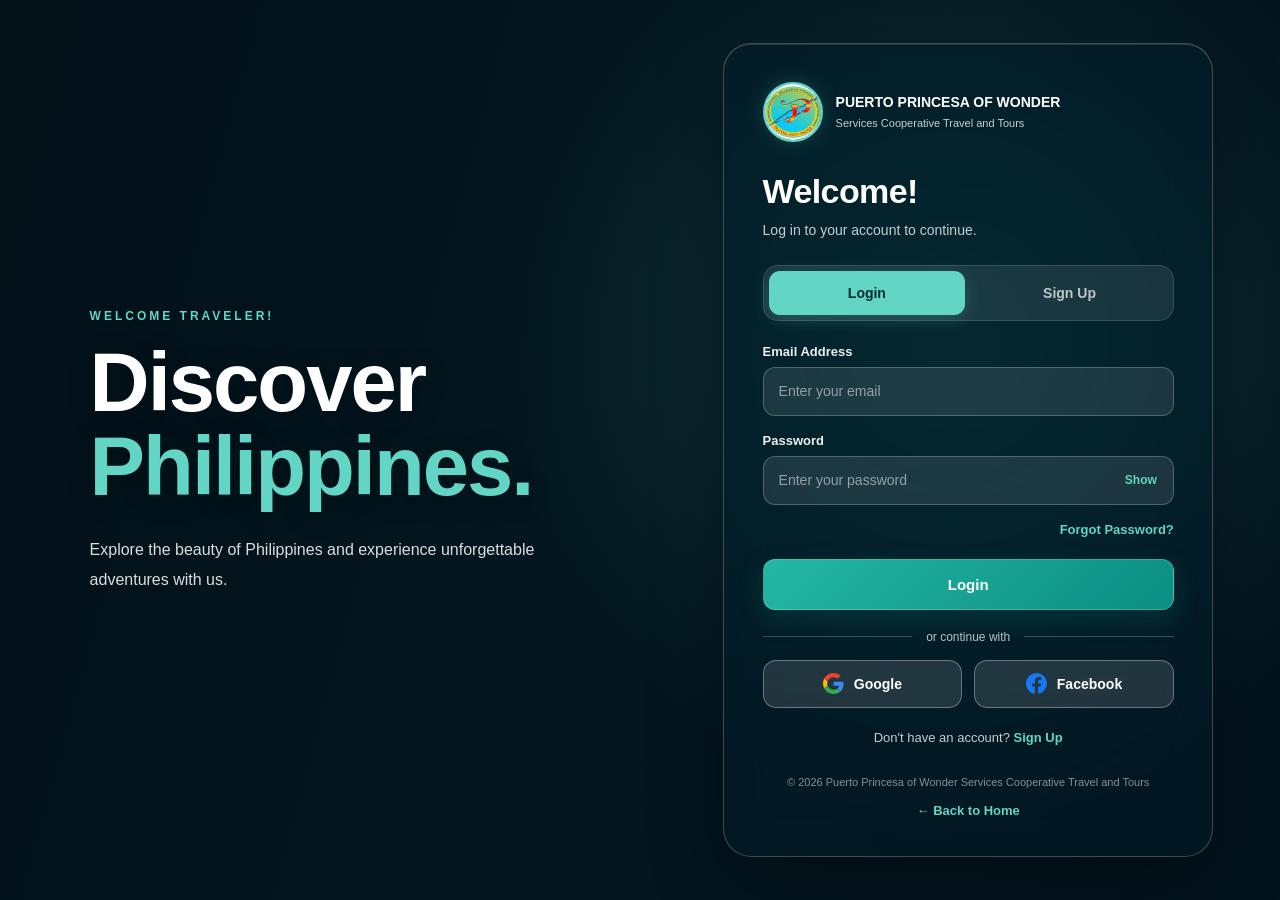
<file: login.html>
<!DOCTYPE html>
<html lang="en">
<head>
    <meta charset="UTF-8">
    <meta name="viewport" content="width=device-width, initial-scale=1.0">
    <title>Login & Sign Up | Puerto Princesa of Wonder</title>

    <link rel="stylesheet" href="login.css">
    <script src="login.js" defer></script>
</head>

<body>

<main class="login-page">

    <!-- LEFT SIDE -->
    <section class="login-hero">
        <div class="hero-content">
            <span class="eyebrow">WELCOME TRAVELER!</span>

            <h1>Discover<br><em>Philippines.</em></h1>

            <p>
                Explore the beauty of Philippines and experience
                unforgettable adventures with us.
            </p>
        </div>
    </section>

    <!-- RIGHT SIDE -->
    <section class="login-container">

        <div class="login-box">

            <!-- COMPANY LOGO -->
            <div class="login-brand">

                <div class="brand-logo">
                    <img src="logo_travel_and_tour.jpg"
                         alt="Company Logo"
                         onerror="this.style.display='none'">
                    <span>PW</span>
                </div>

                <div class="login-brand-name">
                    PUERTO PRINCESA OF WONDER
                    <span>Services Cooperative Travel and Tours</span>
                </div>

            </div>

            <!-- WELCOME TEXT -->
            <div class="welcome-text">
                <h2 id="formTitle">Welcome!</h2>
                <p id="formSubtitle">
                    Log in to your account to continue.
                </p>
            </div>

            <!-- LOGIN AND SIGN UP TABS -->
            <div class="tabs" role="tablist">

                <button type="button"
                        id="loginTab"
                        class="tab active"
                        role="tab"
                        aria-controls="loginPanel"
                        aria-selected="true">
                    Login
                </button>

                <button type="button"
                        id="signupTab"
                        class="tab"
                        role="tab"
                        aria-controls="signupPanel"
                        aria-selected="false">
                    Sign Up
                </button>

            </div>

            <!-- SUCCESS AND ERROR MESSAGE -->
            <div id="message"
                 class="message"
                 role="status"
                 aria-live="polite"
                 hidden>
            </div>

            <!-- ==================================
                 LOGIN FORM
            =================================== -->

            <section id="loginPanel"
                     role="tabpanel"
                     aria-labelledby="loginTab">

                <form id="loginForm">

                    <div class="form-group">

                        <label for="loginEmail">
                            Email Address
                        </label>

                        <input type="email"
                               id="loginEmail"
                               name="email"
                               placeholder="Enter your email"
                               autocomplete="email"
                               required>

                    </div>

                    <div class="form-group">

                        <label for="loginPassword">
                            Password
                        </label>

                        <div class="password-field">

                            <input type="password"
                                   id="loginPassword"
                                   name="password"
                                   placeholder="Enter your password"
                                   autocomplete="current-password"
                                   required>

                            <button type="button"
                                    class="toggle-password"
                                    data-target="loginPassword">
                                Show
                            </button>

                        </div>

                    </div>

                    <div class="forgot-password">

                        <button type="button" id="forgotPassword">
                            Forgot Password?
                        </button>

                    </div>

                    <button type="submit" class="submit-btn">
                        Login
                    </button>

                </form>

                <!-- SOCIAL LOGIN -->

                <div class="social-auth">

                    <div class="social-divider">
                        <span>or continue with</span>
                    </div>

                    <div class="social-buttons">

                        <button type="button"
                                class="social-btn google-btn"
                                data-provider="Google">

                            <svg viewBox="0 0 48 48" aria-hidden="true">
                                <path fill="#EA4335"
                                    d="M24 9.5c3.54 0 6.71 1.22 9.21 3.6l6.85-6.85C35.9 2.38 30.47 0 24 0 14.62 0 6.51 5.38 2.56 13.22l7.98 6.19C12.43 13.72 17.74 9.5 24 9.5z"/>
                                <path fill="#4285F4"
                                    d="M46.98 24.55c0-1.57-.15-3.09-.38-4.55H24v9.02h12.94c-.58 2.96-2.27 5.48-4.79 7.18l7.73 6C44.39 38.03 46.98 31.88 46.98 24.55z"/>
                                <path fill="#FBBC05"
                                    d="M10.53 28.59A14.4 14.4 0 0 1 9.75 24c0-1.59.27-3.13.77-4.59l-7.98-6.19C.91 16.46 0 20.12 0 24s.91 7.54 2.56 10.78z"/>
                                <path fill="#34A853"
                                    d="M24 48c6.48 0 11.93-2.13 15.91-5.8l-7.73-6c-2.15 1.45-4.9 2.3-8.18 2.3-6.26 0-11.57-4.22-13.47-9.91l-7.98 6.19C6.51 42.62 14.62 48 24 48z"/>
                            </svg>

                            <span>Google</span>

                        </button>

                        <button type="button"
                                class="social-btn facebook-btn"
                                data-provider="Facebook">

                            <svg viewBox="0 0 24 24" aria-hidden="true">
                                <path fill="#1877F2"
                                    d="M24 12a12 12 0 1 0-13.875 11.85v-8.38H7.078V12h3.047V9.356c0-3.007 1.792-4.669 4.532-4.669 1.312 0 2.686.235 2.686.235v2.953H15.83c-1.49 0-1.955.925-1.955 1.874V12h3.328l-.532 3.47h-2.796v8.38A12.003 12.003 0 0 0 24 12z"/>
                            </svg>

                            <span>Facebook</span>

                        </button>

                    </div>

                </div>

                <p class="signup-text">

                    Don't have an account?

                    <button type="button" data-switch="signup">
                        Sign Up
                    </button>

                </p>

            </section>

            <!-- ==================================
                 SIGN UP FORM
            =================================== -->

            <section id="signupPanel"
                     role="tabpanel"
                     aria-labelledby="signupTab"
                     hidden>

                <form id="signupForm">

                    <!-- FULL NAME -->

                    <div class="form-group">

                        <label for="fullName">
                            Full Name
                        </label>

                        <input type="text"
                               id="fullName"
                               name="fullName"
                               placeholder="Enter your full name"
                               autocomplete="name"
                               minlength="2"
                               required>

                    </div>

                    <!-- EMAIL ADDRESS -->

                    <div class="form-group">

                        <label for="signupEmail">
                            Email Address
                        </label>

                        <input type="email"
                               id="signupEmail"
                               name="email"
                               placeholder="Enter your email"
                               autocomplete="email"
                               required>

                    </div>

                    <!-- CONTACT NUMBER -->

                    <div class="form-group">

                        <label for="contactNo">
                            Contact Number (Optional)
                        </label>

                        <input type="tel"
                               id="contactNo"
                               name="contactNo"
                               placeholder="e.g. 09XXXXXXXXX"
                               autocomplete="tel">

                    </div>

                    <!-- PASSWORD -->

                    <div class="form-group">

                        <label for="signupPassword">
                            Password
                        </label>

                        <div class="password-field">

                            <input type="password"
                                   id="signupPassword"
                                   name="password"
                                   placeholder="At least 8 characters"
                                   autocomplete="new-password"
                                   minlength="8"
                                   required>

                            <button type="button"
                                    class="toggle-password"
                                    data-target="signupPassword">
                                Show
                            </button>

                        </div>

                    </div>

                    <!-- CONFIRM PASSWORD -->

                    <div class="form-group">

                        <label for="confirmPassword">
                            Confirm Password
                        </label>

                        <div class="password-field">

                            <input type="password"
                                   id="confirmPassword"
                                   name="confirmPassword"
                                   placeholder="Re-enter your password"
                                   autocomplete="new-password"
                                   required>

                            <button type="button"
                                    class="toggle-password"
                                    data-target="confirmPassword">
                                Show
                            </button>

                        </div>

                    </div>

                    <p class="account-note">
                        Sign Up is for customer accounts only.
                        Admin accounts must be created by an
                        authorized administrator.
                    </p>

                    <button type="submit" class="submit-btn">
                        Create Customer Account
                    </button>

                </form>

                <!-- SOCIAL SIGN UP -->

                <div class="social-auth">

                    <div class="social-divider">
                        <span>or continue with</span>
                    </div>

                    <div class="social-buttons">

                        <button type="button"
                                class="social-btn google-btn"
                                data-provider="Google">

                            <svg viewBox="0 0 48 48" aria-hidden="true">
                                <path fill="#EA4335"
                                    d="M24 9.5c3.54 0 6.71 1.22 9.21 3.6l6.85-6.85C35.9 2.38 30.47 0 24 0 14.62 0 6.51 5.38 2.56 13.22l7.98 6.19C12.43 13.72 17.74 9.5 24 9.5z"/>
                                <path fill="#4285F4"
                                    d="M46.98 24.55c0-1.57-.15-3.09-.38-4.55H24v9.02h12.94c-.58 2.96-2.27 5.48-4.79 7.18l7.73 6C44.39 38.03 46.98 31.88 46.98 24.55z"/>
                                <path fill="#FBBC05"
                                    d="M10.53 28.59A14.4 14.4 0 0 1 9.75 24c0-1.59.27-3.13.77-4.59l-7.98-6.19C.91 16.46 0 20.12 0 24s.91 7.54 2.56 10.78z"/>
                                <path fill="#34A853"
                                    d="M24 48c6.48 0 11.93-2.13 15.91-5.8l-7.73-6c-2.15 1.45-4.9 2.3-8.18 2.3-6.26 0-11.57-4.22-13.47-9.91l-7.98 6.19C6.51 42.62 14.62 48 24 48z"/>
                            </svg>

                            <span>Google</span>

                        </button>

                        <button type="button"
                                class="social-btn facebook-btn"
                                data-provider="Facebook">

                            <svg viewBox="0 0 24 24" aria-hidden="true">
                                <path fill="#1877F2"
                                    d="M24 12a12 12 0 1 0-13.875 11.85v-8.38H7.078V12h3.047V9.356c0-3.007 1.792-4.669 4.532-4.669 1.312 0 2.686.235 2.686.235v2.953H15.83c-1.49 0-1.955.925-1.955 1.874V12h3.328l-.532 3.47h-2.796v8.38A12.003 12.003 0 0 0 24 12z"/>
                            </svg>

                            <span>Facebook</span>

                        </button>

                    </div>

                </div>

                <p class="signup-text">

                    Already have an account?

                    <button type="button" data-switch="login">
                        Login
                    </button>

                </p>

            </section>

            <!-- FOOTER -->

            <p class="login-footer">
                © 2026 Puerto Princesa of Wonder Services
                Cooperative Travel and Tours
            </p>

            <a href="index.html" class="back-home">
                ← Back to Home
            </a>

        </div>

    </section>

</main>

</body>
</html>
</file>
<file: admin.css>
*,
*::before,
*::after {
  box-sizing: border-box;
  margin: 0;
  padding: 0;
}

[hidden] {
  display: none !important;
}

:root {
  --sidebar-top: #091d2c;
  --sidebar-bottom: #0f2f46;
  --accent-blue: #1d6ce0;
  --accent-teal: #0f766e;
  --canvas-bg: #f4f6f9;
  --surface: #ffffff;
  --ink-primary: #111827;
  --ink-secondary: #4b5563;
  --ink-muted: #6b7280;
  --border-line: #e5e9f0;
}

body.ppow-admin-body {
  font-family:
    -apple-system, BlinkMacSystemFont, "Segoe UI", Roboto, Oxygen, Ubuntu,
    sans-serif;
  background: var(--canvas-bg);
  color: var(--ink-primary);
  min-height: 100vh;
  -webkit-font-smoothing: antialiased;
}

/* =========================================================
   AUTH GATE
========================================================= */
.auth-gate-overlay {
  position: fixed;
  inset: 0;
  background: #0b2234;
  display: flex;
  align-items: center;
  justify-content: center;
  padding: 20px;
  z-index: 200;
}

.auth-gate-card {
  width: 100%;
  max-width: 420px;
  background: var(--surface);
  border-radius: 14px;
  padding: 28px;
  box-shadow: 0 20px 50px rgba(0, 0, 0, 0.3);
}

.auth-gate-brand {
  display: flex;
  align-items: center;
  gap: 14px;
  margin-bottom: 12px;
}

.auth-gate-brand img {
  width: 46px;
  height: 46px;
  border-radius: 50%;
  object-fit: cover;
}

.auth-kicker {
  font-size: 11px;
  font-weight: 700;
  letter-spacing: 1px;
  color: var(--accent-teal);
}

.auth-gate-card h1 {
  font-size: 20px;
}

.auth-gate-card p {
  font-size: 13.5px;
  color: var(--ink-secondary);
  margin-bottom: 18px;
  line-height: 1.5;
}

.auth-gate-form {
  display: flex;
  flex-direction: column;
  gap: 14px;
}

.auth-gate-form label {
  display: flex;
  flex-direction: column;
  gap: 5px;
  font-size: 13px;
  font-weight: 600;
}

.auth-gate-form input {
  padding: 10px 12px;
  border: 1px solid #d1d5db;
  border-radius: 8px;
  font-size: 14px;
}

.auth-gate-actions {
  display: flex;
  gap: 10px;
}

.gate-error {
  color: #b91c1c !important;
  font-size: 12.5px;
  margin-bottom: 0 !important;
}

/* =========================================================
   SHELL & SIDEBAR
========================================================= */
.admin-shell {
  display: flex;
  min-height: 100vh;
}

.admin-sidebar {
  width: 252px;
  flex-shrink: 0;
  background: linear-gradient(
    180deg,
    var(--sidebar-top) 0%,
    var(--sidebar-bottom) 100%
  );
  color: #d1d5db;
  display: flex;
  flex-direction: column;
  position: sticky;
  top: 0;
  height: 100vh;
  overflow-y: auto;
  z-index: 60;
}

.sidebar-top-brand {
  display: flex;
  align-items: center;
  gap: 11px;
  padding: 18px 16px;
  border-bottom: 1px solid rgba(255, 255, 255, 0.08);
}

.sidebar-logo-mark {
  width: 40px;
  height: 40px;
  border-radius: 10px;
  background: rgba(255, 255, 255, 0.1);
  display: flex;
  align-items: center;
  justify-content: center;
  overflow: hidden;
  flex-shrink: 0;
}

.sidebar-logo-mark img {
  width: 100%;
  height: 100%;
  object-fit: cover;
}

.sidebar-logo-fallback {
  font-weight: 700;
  font-size: 13px;
  color: #7dd3fc;
}

.sidebar-brand-text strong {
  display: block;
  font-size: 15px;
  color: #ffffff;
}

.sidebar-brand-text span {
  font-size: 11px;
  color: #9ca3af;
}

.mobile-close-btn,
.mobile-menu-btn {
  display: none;
  background: transparent;
  border: none;
  color: inherit;
  font-size: 21px;
  cursor: pointer;
}

.sidebar-nav {
  padding: 14px 10px;
  display: flex;
  flex-direction: column;
  gap: 3px;
  flex: 1;
}

.nav-item {
  width: 100%;
  display: flex;
  align-items: center;
  gap: 10px;
  padding: 10px 13px;
  border: none;
  border-radius: 8px;
  background: transparent;
  color: #d1d5db;
  font-size: 13.5px;
  font-weight: 500;
  text-align: left;
  cursor: pointer;
  transition:
    background 0.15s ease,
    color 0.15s ease;
}

.nav-item:hover {
  background: rgba(255, 255, 255, 0.07);
  color: #ffffff;
}

.nav-item.active {
  background: var(--accent-blue);
  color: #ffffff;
  font-weight: 600;
}

.nav-icon {
  width: 18px;
  text-align: center;
  font-size: 14px;
  flex-shrink: 0;
}

.nav-caret {
  margin-left: auto;
  font-size: 12px;
  opacity: 0.75;
}

.nav-submenu {
  display: none;
  flex-direction: column;
  padding-left: 26px;
  margin: 2px 0 6px;
  gap: 2px;
}

.nav-group.open .nav-submenu {
  display: flex;
}

.nav-subitem {
  padding: 7px 11px;
  border: none;
  border-radius: 7px;
  background: transparent;
  color: #9ca3af;
  font-size: 12.5px;
  text-align: left;
  cursor: pointer;
}

.nav-subitem:hover,
.nav-subitem.active {
  color: #ffffff;
  background: rgba(255, 255, 255, 0.09);
}

.nav-logout {
  margin-top: auto;
  color: #fca5a5;
}

/* =========================================================
   TOPBAR
========================================================= */
.admin-content-wrapper {
  flex: 1;
  min-width: 0;
  display: flex;
  flex-direction: column;
}

.admin-topbar {
  background: var(--surface);
  border-bottom: 1px solid var(--border-line);
  padding: 13px 26px;
  display: flex;
  align-items: center;
  justify-content: space-between;
  gap: 16px;
  position: sticky;
  top: 0;
  z-index: 40;
}

.topbar-left {
  display: flex;
  align-items: center;
  gap: 12px;
}

.topbar-sub {
  display: block;
  font-size: 11px;
  font-weight: 600;
  color: var(--ink-muted);
  text-transform: uppercase;
  letter-spacing: 0.5px;
}

.welcome-heading {
  font-size: 21px;
  font-weight: 700;
  color: var(--ink-primary);
}

.welcome-name {
  color: var(--accent-blue);
}

.topbar-right {
  display: flex;
  align-items: center;
  gap: 14px;
  position: relative;
}

.notif-bell-btn {
  position: relative;
  width: 38px;
  height: 38px;
  border-radius: 9px;
  border: 1px solid var(--border-line);
  background: #f9fafb;
  color: #374151;
  font-size: 16px;
  cursor: pointer;
  display: flex;
  align-items: center;
  justify-content: center;
}

.notif-badge {
  position: absolute;
  top: -4px;
  right: -4px;
  min-width: 18px;
  height: 18px;
  padding: 0 5px;
  border-radius: 999px;
  background: #dc2626;
  color: #ffffff;
  font-size: 10.5px;
  font-weight: 700;
  display: flex;
  align-items: center;
  justify-content: center;
}

.admin-profile-chip {
  display: flex;
  align-items: center;
  gap: 10px;
  padding: 4px 10px 4px 5px;
  border-radius: 10px;
  border: 1px solid var(--border-line);
  background: #f9fafb;
}

.admin-profile-chip img {
  width: 34px;
  height: 34px;
  border-radius: 8px;
  object-fit: cover;
}

.profile-chip-fallback {
  width: 34px;
  height: 34px;
  border-radius: 8px;
  background: var(--accent-blue);
  color: #ffffff;
  font-size: 12px;
  font-weight: 700;
  align-items: center;
  justify-content: center;
}

.profile-chip-text strong {
  display: block;
  font-size: 12.5px;
  color: var(--ink-primary);
}

.profile-chip-text small {
  display: block;
  font-size: 11px;
  color: var(--ink-muted);
}

.notif-popover {
  position: absolute;
  top: 48px;
  right: 0;
  width: 300px;
  background: var(--surface);
  border: 1px solid var(--border-line);
  border-radius: 12px;
  box-shadow: 0 12px 30px rgba(17, 24, 39, 0.12);
  padding: 12px;
  z-index: 90;
}

.notif-popover-head {
  display: flex;
  justify-content: space-between;
  align-items: center;
  padding-bottom: 8px;
  border-bottom: 1px solid var(--border-line);
  margin-bottom: 8px;
  font-size: 13px;
}

.notif-popover-head button {
  border: none;
  background: transparent;
  color: var(--accent-blue);
  font-size: 12px;
  font-weight: 600;
  cursor: pointer;
}

.notif-list {
  list-style: none;
  display: flex;
  flex-direction: column;
  gap: 7px;
  max-height: 210px;
  overflow-y: auto;
}

.notif-list li {
  font-size: 12.5px;
  color: var(--ink-secondary);
  padding: 8px;
  border-radius: 7px;
  background: #f9fafb;
}

/* =========================================================
   DASHBOARD KPI & CATEGORY BREAKDOWN CARDS
========================================================= */
.dashboard-main,
.sub-module-view {
  padding: 20px 26px 30px;
  display: flex;
  flex-direction: column;
  gap: 16px;
  flex: 1;
}

.kpi-grid {
  display: grid;
  grid-template-columns: repeat(4, minmax(0, 1fr));
  gap: 16px;
}

.kpi-card {
  border-radius: 12px;
  padding: 16px 18px;
  color: #ffffff;
  cursor: pointer;
  display: flex;
  flex-direction: column;
  justify-content: space-between;
  min-height: 112px;
  transition:
    transform 0.16s ease,
    box-shadow 0.16s ease;
}

.kpi-card:hover {
  transform: translateY(-2px);
  box-shadow: 0 10px 22px rgba(17, 24, 39, 0.12);
}

.kpi-blue {
  background: linear-gradient(135deg, #2563eb 0%, #1d4ed8 100%);
}

.kpi-emerald {
  background: linear-gradient(135deg, #10b981 0%, #059669 100%);
}

.kpi-amber {
  background: linear-gradient(135deg, #f59e0b 0%, #d97706 100%);
}

.kpi-slate {
  background: linear-gradient(135deg, #475569 0%, #334155 100%);
}

.kpi-top-row {
  display: flex;
  justify-content: space-between;
  align-items: center;
}

.kpi-label {
  font-size: 13px;
  font-weight: 600;
  opacity: 0.94;
}

.kpi-arrow {
  font-size: 14px;
  opacity: 0.85;
}

.kpi-value {
  font-size: 27px;
  font-weight: 800;
  letter-spacing: -0.5px;
  margin: 4px 0;
}

.kpi-foot {
  font-size: 11.5px;
  opacity: 0.85;
}

/* SECONDARY 4 CATEGORY CARDS */
.kpi-subgrid {
  display: grid;
  grid-template-columns: repeat(4, minmax(0, 1fr));
  gap: 16px;
}

.sub-kpi-card {
  background: var(--surface);
  border: 1px solid var(--border-line);
  border-radius: 12px;
  padding: 14px 16px;
  cursor: pointer;
  transition:
    border-color 0.16s ease,
    box-shadow 0.16s ease;
}

.sub-kpi-card:hover {
  border-color: #cbd5e1;
  box-shadow: 0 6px 16px rgba(17, 24, 39, 0.05);
}

.sub-kpi-meta {
  display: flex;
  justify-content: space-between;
  align-items: center;
  margin-bottom: 8px;
}

.sub-kpi-tag {
  font-size: 11px;
  font-weight: 700;
  padding: 3px 8px;
  border-radius: 6px;
}

.tag-indigo {
  background: #e0e7ff;
  color: #3730a3;
}

.tag-teal {
  background: #ccfbf1;
  color: #115e59;
}

.tag-amber {
  background: #fef3c7;
  color: #92400e;
}

.tag-blue {
  background: #dbeafe;
  color: #1e40af;
}

.sub-kpi-count {
  font-size: 22px;
  font-weight: 800;
  color: var(--ink-primary);
}

.sub-kpi-title {
  font-size: 14px;
  font-weight: 700;
  color: var(--ink-primary);
}

.sub-kpi-desc {
  font-size: 12px;
  color: var(--ink-muted);
  margin-top: 2px;
}

/* =========================================================
   PANELS & BENTO ROWS
========================================================= */
.bento-row-2,
.bento-row-3 {
  display: grid;
  grid-template-columns: 1.55fr 1fr;
  gap: 16px;
}

.bento-row-4 {
  display: grid;
  grid-template-columns: 1fr 1.35fr;
  gap: 16px;
}

.panel-card {
  background: var(--surface);
  border: 1px solid var(--border-line);
  border-radius: 12px;
  padding: 18px 20px;
}

.panel-header {
  display: flex;
  justify-content: space-between;
  align-items: flex-start;
  gap: 12px;
  margin-bottom: 14px;
  flex-wrap: wrap;
}

.panel-header h2,
.panel-header h3 {
  font-size: 15.5px;
  font-weight: 700;
  color: var(--ink-primary);
}

.panel-caption {
  font-size: 12px;
  color: var(--ink-muted);
  margin-top: 2px;
}

.overview-controls {
  display: flex;
  align-items: center;
  gap: 10px;
  flex-wrap: wrap;
}

.month-highlight-pill {
  display: inline-flex;
  align-items: center;
  gap: 6px;
  padding: 6px 11px;
  border-radius: 8px;
  background: #eff6ff;
  border: 1px solid #bfdbfe;
  font-size: 12px;
  color: #1e40af;
}

.month-highlight-pill strong {
  font-size: 14px;
  font-weight: 800;
}

.panel-select,
.table-search-input {
  padding: 6px 11px;
  border: 1px solid #d1d5db;
  border-radius: 8px;
  background: #ffffff;
  color: var(--ink-primary);
  font-size: 12.5px;
}

.link-action-btn {
  border: none;
  background: transparent;
  color: var(--accent-blue);
  font-size: 12.5px;
  font-weight: 600;
  cursor: pointer;
}

.link-action-btn:hover {
  text-decoration: underline;
}

/* CHARTS */
.line-legend {
  display: flex;
  gap: 18px;
  font-size: 12px;
  color: var(--ink-secondary);
  margin-bottom: 6px;
}

.line-legend i {
  display: inline-block;
  width: 9px;
  height: 9px;
  border-radius: 50%;
  margin-right: 5px;
}

.dot-blue {
  background: #2563eb;
}

.dot-green {
  background: #059669;
}

.line-chart-wrap svg {
  width: 100%;
  height: auto;
  display: block;
}

.top-dest-list {
  display: flex;
  flex-direction: column;
  gap: 11px;
}

.top-dest-item {
  display: flex;
  align-items: center;
  gap: 12px;
  padding: 7px;
  border-radius: 9px;
  background: #f9fafb;
  border: 1px solid #f1f5f9;
}

.top-dest-item img {
  width: 64px;
  height: 44px;
  border-radius: 7px;
  object-fit: cover;
  flex-shrink: 0;
}

.top-dest-meta {
  flex: 1;
  min-width: 0;
}

.top-dest-meta strong {
  display: block;
  font-size: 13.5px;
}

.top-dest-meta span {
  display: block;
  font-size: 11.5px;
  color: var(--ink-muted);
  margin-bottom: 5px;
}

.dest-progress-track {
  height: 5px;
  border-radius: 999px;
  background: #e5e7eb;
  overflow: hidden;
}

.dest-progress-fill {
  height: 100%;
  border-radius: 999px;
}

.donut-layout {
  display: flex;
  align-items: center;
  gap: 16px;
}

.donut-chart-wrap {
  width: 150px;
  height: 150px;
  flex-shrink: 0;
}

.donut-chart-wrap svg {
  width: 100%;
  height: 100%;
}

.payment-legend-list {
  list-style: none;
  flex: 1;
  display: flex;
  flex-direction: column;
  gap: 10px;
  font-size: 12.5px;
}

.payment-legend-item {
  display: flex;
  justify-content: space-between;
  align-items: center;
}

.payment-legend-left {
  display: flex;
  align-items: center;
  gap: 8px;
}

.payment-legend-dot {
  width: 9px;
  height: 9px;
  border-radius: 50%;
}

/* QUICK ACTIONS */
.quick-actions-grid.three-cols {
  display: grid;
  grid-template-columns: repeat(3, minmax(0, 1fr));
  gap: 10px;
}

.qa-btn {
  border: none;
  border-radius: 10px;
  padding: 15px 10px;
  color: #ffffff;
  font-size: 12.5px;
  font-weight: 600;
  cursor: pointer;
  display: flex;
  flex-direction: column;
  align-items: center;
  gap: 6px;
  text-align: center;
  transition:
    opacity 0.15s ease,
    transform 0.15s ease;
}

.qa-btn:hover {
  opacity: 0.94;
  transform: translateY(-1px);
}

.qa-icon {
  font-size: 18px;
}

.qa-emerald {
  background: #059669;
}

.qa-amber {
  background: #d97706;
}

.qa-blue {
  background: #1d4ed8;
}

/* TABLES, EXPANDABLE MESSAGE & ARROW DOWN */
.table-scroll {
  overflow-x: auto;
}

.clean-data-table {
  width: 100%;
  border-collapse: collapse;
  font-size: 13px;
}

.clean-data-table th {
  text-align: left;
  padding: 9px 10px;
  background: #f9fafb;
  color: var(--ink-secondary);
  font-size: 11px;
  font-weight: 700;
  text-transform: uppercase;
  letter-spacing: 0.3px;
  border-bottom: 1px solid var(--border-line);
  white-space: nowrap;
}

.clean-data-table td {
  padding: 10px;
  border-bottom: 1px solid #f3f4f6;
  color: var(--ink-primary);
  vertical-align: middle;
}

.msg-cell-clamped {
  max-width: 260px;
  white-space: nowrap;
  overflow: hidden;
  text-overflow: ellipsis;
}

.msg-cell-expanded {
  max-width: 340px;
  white-space: normal;
  word-break: break-word;
  line-height: 1.45;
  background: #f8fafc;
  border-radius: 6px;
}

.arrow-expand-btn {
  width: 28px;
  height: 28px;
  border-radius: 50%;
  border: 1.5px solid #111827;
  background: #ffffff;
  color: #111827;
  display: inline-flex;
  align-items: center;
  justify-content: center;
  cursor: pointer;
  transition:
    transform 0.18s ease,
    background 0.15s ease;
}

.arrow-expand-btn:hover {
  background: #f3f4f6;
}

.arrow-expand-btn.is-open {
  transform: rotate(180deg);
  background: #eff6ff;
  border-color: var(--accent-blue);
  color: var(--accent-blue);
}

.badge-pill {
  display: inline-block;
  padding: 3px 9px;
  border-radius: 999px;
  font-size: 11.5px;
  font-weight: 600;
  white-space: nowrap;
}

.badge-confirmed {
  background: #dcfce7;
  color: #166534;
}

.badge-pending {
  background: #dbeafe;
  color: #1e40af;
}

.badge-processing {
  background: #fef3c7;
  color: #92400e;
}

.badge-disabled {
  background: #fee2e2;
  color: #991b1b;
}

/* SUB-MODULES, CRUD & SINGLE ENABLE/DISABLE BUTTON */
.module-banner {
  background: var(--surface);
  border: 1px solid var(--border-line);
  border-radius: 12px;
  padding: 16px 20px;
  display: flex;
  justify-content: space-between;
  align-items: center;
  gap: 12px;
  flex-wrap: wrap;
}

.module-eyebrow {
  font-size: 11px;
  font-weight: 700;
  letter-spacing: 0.8px;
  color: var(--accent-blue);
}

.banner-actions,
.toolbar-inline {
  display: flex;
  gap: 10px;
  flex-wrap: wrap;
}

.filter-pills-row {
  display: flex;
  gap: 8px;
  flex-wrap: wrap;
}

.pill-tab {
  padding: 7px 14px;
  border-radius: 8px;
  border: 1px solid #d1d5db;
  background: var(--surface);
  color: var(--ink-secondary);
  font-size: 12.5px;
  font-weight: 600;
  cursor: pointer;
}

.pill-tab.active {
  background: var(--accent-blue);
  border-color: var(--accent-blue);
  color: #ffffff;
}

.crud-split-grid {
  display: grid;
  grid-template-columns: 340px minmax(0, 1fr);
  gap: 16px;
  align-items: start;
}

.field-group {
  display: flex;
  flex-direction: column;
  gap: 5px;
  margin-bottom: 11px;
  font-size: 12.5px;
  font-weight: 600;
  color: var(--ink-secondary);
}

.field-group input,
.field-group select,
.field-group textarea {
  padding: 9px 11px;
  border: 1px solid #d1d5db;
  border-radius: 8px;
  font-size: 13.5px;
  font-family: inherit;
}

.btn-primary-solid {
  padding: 9px 15px;
  border-radius: 8px;
  border: none;
  background: var(--accent-blue);
  color: #ffffff;
  font-size: 13px;
  font-weight: 600;
  cursor: pointer;
}

.btn-neutral-outline {
  padding: 8px 14px;
  border-radius: 8px;
  border: 1px solid #d1d5db;
  background: var(--surface);
  color: var(--ink-primary);
  font-size: 12.5px;
  font-weight: 600;
  cursor: pointer;
}

.btn-mini-ghost {
  padding: 4px 9px;
  border-radius: 6px;
  border: 1px solid #d1d5db;
  background: #f9fafb;
  font-size: 11.5px;
  cursor: pointer;
}

.full-w {
  width: 100%;
}

.action-mini-group {
  display: flex;
  gap: 6px;
  flex-wrap: wrap;
}

.mini-btn-edit {
  padding: 5px 9px;
  border-radius: 6px;
  border: 1px solid #d1d5db;
  background: #ffffff;
  color: var(--ink-primary);
  font-size: 11.5px;
  font-weight: 600;
  cursor: pointer;
}

.mini-btn-toggle-disable {
  padding: 5px 10px;
  border-radius: 6px;
  border: none;
  background: #dc2626;
  color: #ffffff;
  font-size: 11.5px;
  font-weight: 600;
  cursor: pointer;
}

.mini-btn-toggle-enable {
  padding: 5px 10px;
  border-radius: 6px;
  border: none;
  background: #059669;
  color: #ffffff;
  font-size: 11.5px;
  font-weight: 600;
  cursor: pointer;
}

.mini-btn-ok {
  padding: 5px 9px;
  border-radius: 6px;
  border: none;
  background: #059669;
  color: #ffffff;
  font-size: 11.5px;
  font-weight: 600;
  cursor: pointer;
}

.mini-btn-del {
  padding: 5px 9px;
  border-radius: 6px;
  border: none;
  background: #dc2626;
  color: #ffffff;
  font-size: 11.5px;
  font-weight: 600;
  cursor: pointer;
}

.row-disabled {
  opacity: 0.65;
  background: #fafafa;
}

/* REPORTS SUMMARY STRIP */
.report-summary-grid {
  display: grid;
  grid-template-columns: repeat(4, minmax(0, 1fr));
  gap: 16px;
}

.report-stat-box span {
  display: block;
  font-size: 12px;
  font-weight: 600;
  color: var(--ink-muted);
}

.report-stat-box strong {
  display: block;
  font-size: 23px;
  font-weight: 800;
  color: var(--ink-primary);
  margin: 6px 0 3px;
}

.report-stat-box small {
  font-size: 11.5px;
  color: var(--ink-secondary);
}

.dest-cards-grid {
  display: grid;
  grid-template-columns: repeat(3, minmax(0, 1fr));
  gap: 16px;
}

.dest-card {
  background: var(--surface);
  border: 1px solid var(--border-line);
  border-radius: 12px;
  overflow: hidden;
}

.dest-card img {
  width: 100%;
  height: 150px;
  object-fit: cover;
}

.dest-card-body {
  padding: 14px;
}

.dest-card-body h3 {
  font-size: 15px;
  margin-bottom: 4px;
}

.dest-card-body p {
  font-size: 12.5px;
  color: var(--ink-muted);
  margin-bottom: 8px;
}

.settings-card {
  display: flex;
  flex-direction: column;
  gap: 12px;
}

.settings-btn-row {
  display: flex;
  gap: 10px;
}

/* FOOTER */
.admin-footer {
  margin-top: auto;
  padding: 15px 26px;
  background: var(--surface);
  border-top: 1px solid var(--border-line);
  display: flex;
  justify-content: space-between;
  align-items: center;
  gap: 12px;
  flex-wrap: wrap;
  font-size: 12px;
  color: var(--ink-muted);
}

.footer-links {
  display: flex;
  gap: 8px;
}

.footer-links a {
  color: var(--ink-secondary);
  text-decoration: none;
}

.footer-links a:hover {
  color: var(--accent-blue);
}

/* DIALOG */
.admin-dialog {
  margin: auto;
  border: none;
  border-radius: 14px;
  padding: 0;
  max-width: 660px;
  width: 94%;
  box-shadow: 0 24px 60px rgba(17, 24, 39, 0.25);
}

.dialog-box {
  padding: 20px;
  max-height: 90vh;
  overflow-y: auto;
}

.dialog-grid-2 {
  display: grid;
  grid-template-columns: repeat(2, minmax(0, 1fr));
  gap: 0 14px;
}

.dialog-head {
  display: flex;
  justify-content: space-between;
  align-items: center;
  margin-bottom: 14px;
}

.dialog-x {
  border: none;
  background: transparent;
  font-size: 22px;
  cursor: pointer;
}

.dialog-foot {
  display: flex;
  justify-content: flex-end;
  gap: 10px;
  margin-top: 14px;
}

@media (max-width: 1140px) {
  .kpi-grid,
  .kpi-subgrid,
  .report-summary-grid {
    grid-template-columns: repeat(2, minmax(0, 1fr));
  }

  .bento-row-2,
  .bento-row-3,
  .bento-row-4,
  .crud-split-grid,
  .dest-cards-grid {
    grid-template-columns: 1fr;
  }
}

@media (max-width: 820px) {
  .admin-sidebar {
    position: fixed;
    left: -260px;
    transition: left 0.2s ease;
  }

  .admin-sidebar.mobile-open {
    left: 0;
  }

  .mobile-menu-btn,
  .mobile-close-btn {
    display: inline-flex;
    align-items: center;
    justify-content: center;
  }

  .welcome-heading {
    font-size: 17px;
  }

  .quick-actions-grid.three-cols,
  .dialog-grid-2 {
    grid-template-columns: 1fr;
  }
}

@media print {
  .admin-sidebar,
  .admin-topbar,
  .module-banner button,
  .admin-footer {
    display: none !important;
  }
}
/* =========================================================
   EXPANDABLE CUSTOMER DETAILS (TOUR, HOTEL, BOOKING INFO)
========================================================= */
.cust-details-cell {
  min-width: 220px;
}

.cust-details-summary {
  display: flex;
  align-items: center;
  justify-content: space-between;
  gap: 10px;
}

.cust-details-summary strong {
  font-size: 12.5px;
  color: var(--ink-primary);
}

.cust-details-drawer {
  margin-top: 8px;
  padding: 10px 12px;
  border-radius: 8px;
  background: #f8fafc;
  border: 1px solid #e2e8f0;
  display: flex;
  flex-direction: column;
  gap: 7px;
  font-size: 12px;
}

.detail-block-item {
  line-height: 1.4;
}

.detail-block-title {
  display: block;
  font-weight: 700;
  color: var(--accent-blue);
  font-size: 11px;
  text-transform: uppercase;
  letter-spacing: 0.3px;
}

.detail-block-text {
  color: var(--ink-secondary);
}
/* =========================================================
   STATUS DOT INDICATOR & ALIGNED TABLE ACTIONS
========================================================= */
.status-dot-wrap {
  display: inline-flex;
  align-items: center;
  gap: 8px;
  font-size: 12.5px;
  font-weight: 600;
  color: var(--ink-primary);
  white-space: nowrap;
}

.status-dot {
  width: 10px;
  height: 10px;
  border-radius: 50%;
  display: inline-block;
  flex-shrink: 0;
}

.status-dot.is-enabled {
  background-color: #16a34a;
  box-shadow: 0 0 0 3px rgba(22, 163, 74, 0.16);
}

.status-dot.is-disabled {
  background-color: #dc2626;
  box-shadow: 0 0 0 3px rgba(220, 38, 38, 0.16);
}

.action-mini-group {
  display: flex;
  align-items: center;
  flex-wrap: wrap;
  gap: 8px;
}

.action-mini-group button {
  white-space: nowrap;
}
/* =========================================================
   ATTACH 5PICS & HOTEL COMPANY/BED PHOTO PREVIEWS
========================================================= */
.attach-row-header {
  display: flex;
  align-items: center;
  justify-content: space-between;
  gap: 8px;
}

.attach-badge-pill {
  font-size: 11px;
  font-weight: 700;
  padding: 2px 8px;
  border-radius: 999px;
  background: #eff6ff;
  color: #1d4ed8;
}

.attach-circle-trigger {
  display: inline-flex;
  align-items: center;
  gap: 10px;
  padding: 7px 14px 7px 8px;
  border-radius: 999px;
  border: 1.5px dashed #2563eb;
  background: #f8fafc;
  color: #1e3a8a;
  font-size: 12.5px;
  font-weight: 600;
  cursor: pointer;
  width: fit-content;
  transition: background 0.15s ease;
}

.attach-circle-trigger:hover {
  background: #eff6ff;
}

.attach-circle-icon {
  width: 28px;
  height: 28px;
  border-radius: 50%;
  background: #2563eb;
  color: #ffffff;
  display: inline-flex;
  align-items: center;
  justify-content: center;
  font-size: 13px;
  flex-shrink: 0;
}

.multi-pic-strip {
  display: flex;
  flex-wrap: wrap;
  gap: 8px;
  margin-top: 8px;
}

.pic-thumb-item {
  width: 52px;
  height: 52px;
  border-radius: 8px;
  object-fit: cover;
  border: 1px solid #cbd5e1;
}

.single-pic-preview {
  margin-top: 6px;
}

.single-pic-preview img {
  width: 78px;
  height: 54px;
  border-radius: 8px;
  object-fit: cover;
  border: 1px solid #cbd5e1;
}

.table-thumb-row {
  display: flex;
  align-items: center;
  gap: 6px;
  flex-wrap: wrap;
}

.table-thumb-img {
  width: 38px;
  height: 38px;
  border-radius: 6px;
  object-fit: cover;
  border: 1px solid #e5e7eb;
}

.table-thumb-more {
  font-size: 11px;
  font-weight: 700;
  color: #4b5563;
}
</file>
<file: home.css>
/* =========================
   GLOBAL
========================= */

* {
    margin: 0;
    padding: 0;
    box-sizing: border-box;
}

html {
    scroll-behavior: smooth;
}

body {
    font-family: Arial, Helvetica, sans-serif;
    background: #071b25;
    color: white;
}

button, input, select, textarea {
    font: inherit;
}

button {
    cursor: pointer;
}


/* =========================
   NAVBAR
========================= */

.navbar {
    width: 100%;
    min-height: 85px;
    padding: 12px 4%;
    display: flex;
    align-items: center;
    justify-content: space-between;
    gap: 20px;
    background: #071b25;
    position: sticky;
    top: 0;
    z-index: 1000;
}

.brand-container {
    display: flex;
    align-items: center;
    gap: 7px;
    flex-shrink: 0;
}

.company-logo img {
    width: 60px;
    height: 60px;
    object-fit: cover;
    border-radius: 50%;
    border: 2px solid #2563eb;
}

.brand {
    color: white;
    font-size: 14px;
    font-weight: 900;
    line-height: 1.3;
    max-width: 330px;
}

.nav-links {
    display: flex;
    align-items: center;
    justify-content: flex-end;
    gap: 8px;
    flex-wrap: wrap;
}

.nav-links a,
.nav-links button {
    border: none;
    background: transparent;
    color: white;
    padding: 10px 12px;
    border-radius: 24px;
    font-size: 17px;
    text-decoration: none;
    white-space: nowrap;
    transition: 0.3s;
}

.nav-links a:hover,
.nav-links button:hover {
    background: rgba(37,99,235,0.12);
    color: #2563eb;
}

/* LOGIN BUTTON */

.login-nav-btn,
.nav-links .login-nav-btn {
    background: #2563eb;
    color: white;
    font-weight: bold;
}

.login-nav-btn:hover {
    background: #1d4ed8;
    color: white;
}

/* CART NAV BUTTON */

.cart-nav-btn,
.nav-links .cart-nav-btn {
    background: #1d4ed8;
    color: white;
    border-radius: 8px;
}

#cart-count {
    display: inline-grid;
    place-items: center;
    min-width: 20px;
    height: 20px;
    margin-left: 5px;
    padding: 0 5px;
    border-radius: 20px;
    background: white;
    color: #1d4ed8;
    font-size: 11px;
    font-weight: bold;
}

/* =========================
   HOME SEARCH BAR
========================= */

.home-search {
    display: flex;
    align-items: center;
    gap: 8px;
    width: 350px;
    max-width: 100%;
    min-height: 42px;
    padding: 5px 8px;
    background: white;
    border-radius: 25px;
    color: #17313d;
    position: relative;
}

.home-search span {
    font-size: 20px;
    color: #1d4ed8;
}

.home-search input {
    flex: 1;
    min-width: 0;
    width: 100%;
    border: none;
    outline: none;
    background: transparent;
    color: #172b35;
    font-size: 12px;
}

.home-search input::placeholder {
    color: #8299a3;
}

.home-search button {
    border: none;
    padding: 9px 14px;
    border-radius: 20px;
    background: #2563eb;
    color: white;
    font-size: 12px;
}

.home-search button:hover {
    background: #1d4ed8;
}

/* SEARCH SUGGESTIONS */

.search-results {
    position: absolute;
    top: calc(100% + 8px);
    left: 0;
    width: 100%;
    max-height: 200px;
    overflow-y: auto;
    display: none;
    flex-direction: column;
    background: white;
    border-radius: 12px;
    box-shadow: 0 8px 25px rgba(0,0,0,0.2);
    z-index: 9999;
}

.search-results button,
.search-results a,
.search-results .search-result-item {
    display: block;
    width: 100%;
    padding: 13px 18px;
    text-align: left;
    text-decoration: none;
    background: white;
    color: #17313d;
    border: none;
    border-bottom: 1px solid #eee;
    cursor: pointer;
    font-size: 14px;
}

.search-results button:hover,
.search-results a:hover,
.search-results .search-result-item:hover {
    background: #eff6ff;
    color: #1d4ed8;
}

/* =========================
   HOME HERO
========================= */

.home-hero {
    min-height: 620px;
    height: 88vh;
    position: relative;
    display: flex;
    align-items: center;
    background:
        url("https://images.unsplash.com/photo-1518509562904-e7ef99cdcc86?auto=format&fit=crop&w=2000&q=85")
        center/cover no-repeat;
}

.hero-overlay {
    position: absolute;
    inset: 0;
    background: linear-gradient(
        90deg,
        rgba(3,20,28,0.88),
        rgba(3,20,28,0.55),
        rgba(3,20,28,0.12)
    );
}

.home-content {
    position: relative;
    z-index: 2;
    max-width: 700px;
    padding: 0 8%;
}

.tagline {
    color: #2563eb;
    font-size: 13px;
    font-weight: bold;
    letter-spacing: 3px;
}

.home-content h1 {
    font-size: clamp(55px,7vw,90px);
    line-height: 1.05;
    margin: 20px 0;
    font-weight: 900;
}

.home-content h1 span {
    color: #2563eb;
}

.home-content p {
    max-width: 520px;
    color: #e0eeee;
    font-size: 16px;
    line-height: 1.8;
    margin-bottom: 30px;
}

/* BUTTONS */

.explore-btn,
.primary-btn,
.secondary-btn {
    display: inline-block;
    padding: 13px 25px;
    border: none;
    border-radius: 30px;
    font-size: 14px;
    font-weight: bold;
    text-decoration: none;
    transition: 0.3s;
}

.explore-btn,
.primary-btn {
    background: #2563eb;
    color: white;
}

.secondary-btn {
    background: transparent;
    border: 1px solid #2563eb;
    color: white;
}

.explore-btn:hover,
.primary-btn:hover {
    background: #1d4ed8;
    transform: translateY(-3px);
}

.secondary-btn:hover {
    background: #2563eb;
    color: #071b25;
}

/* =========================
   SECTION HEADINGS
========================= */

.section-heading {
    text-align: center;
    margin-bottom: 45px;
}

.section-heading span {
    color: #2563eb;
    font-size: 12px;
    font-weight: bold;
    letter-spacing: 3px;
}

.section-heading h2 {
    font-size: 36px;
    margin: 15px 0;
}

.section-heading p {
    color: #aebfca;
    font-size: 14px;
    line-height: 1.7;
}

/* =========================
   TOP DESTINATIONS
========================= */

.destinations {
    padding: 100px 8%;
    background: #0a222d;
}

.destination-grid {
    display: grid;
    grid-template-columns: repeat(3,minmax(0,1fr));
    gap: 25px;
}

.destination-card {
    background: #102d38;
    border-radius: 18px;
    overflow: hidden;
    border: 1px solid rgba(255,255,255,0.07);
    transition: 0.3s;
}

.destination-card:hover {
    transform: translateY(-8px);
    border-color: #2563eb;
}

.destination-card img {
    width: 100%;
    height: 240px;
    object-fit: cover;
    display: block;
    transition: 0.4s;
}

.destination-card:hover img {
    transform: scale(1.03);
}

.destination-info {
    padding: 25px;
}

.destination-info span {
    color: #2563eb;
    font-size: 11px;
    font-weight: bold;
    letter-spacing: 2px;
}

.destination-info h3 {
    color: white;
    font-size: 23px;
    margin: 12px 0;
}

.destination-info p {
    color: #b6c9c8;
    font-size: 14px;
    line-height: 1.8;
    margin-bottom: 20px;
}

.destination-info button {
    background: #1d4ed8;
    color: white;
    border: none;
    padding: 12px 18px;
    border-radius: 8px;
    font-weight: bold;
}

.destination-info button:hover {
    background: #1e40af;
}

.center-action {
    display: flex;
    justify-content: center;
    flex-wrap: wrap;
    gap: 12px;
    margin-top: 35px;
}

/* =========================
   PREDICTIVE ANALYTICS
========================= */

.home-page {
    padding: 90px 8%;
    background: #16365c;
}

.home-page .section-heading h2 {
    color: #16365c;
}

.home-page .section-heading p {
    color: #777;
}

.prediction-panel {
    max-width: 950px;
    margin: auto;
    padding: 30px;
    background: rgb(4, 47, 164);
    border-radius: 20px;
    box-shadow: 0 12px 35px rgba(23,61,55,0.08);
}

/* FORM */

.custom-form {
    display: grid;
    grid-template-columns: repeat(2,minmax(0,1fr));
    gap: 22px;
}

.form-group {
    display: flex;
    flex-direction: column;
    gap: 9px;
    min-width: 0;
}

.form-group label {
    font-weight: 600;
    color: #16365c;
    font-size: 14px;
}

.form-group input,
.form-group select,
.form-group textarea {
    width: 100%;
    padding: 14px;
    border: 1px solid #ddd;
    border-radius: 9px;
    font-size: 14px;
    outline: none;
    font-family: inherit;
    background: white;
    color: #16365c;
}

.form-group input:focus,
.form-group select:focus,
.form-group textarea:focus {
    border-color: #2563eb;
}

.full-width {
    grid-column: 1 / -1;
}

.prediction-results {
    margin-top: 22px;
    padding: 20px;
    border-radius: 14px;
    background: #eff6ff;
    color: #16365c;
}


/* =========================
   FOOTER
========================= */

footer {
    padding: 40px 8%;
    text-align: center;
    background: #05151d;
}

.footer-brand {
    color: #2563eb;
    font-size: 18px;
    font-weight: bold;
    margin-bottom: 10px;
}

footer p {
    color: #aebfca;
    font-size: 13px;
    line-height: 1.8;
}

.copyright {
    margin-top: 15px;
    font-size: 12px;
}

/* =========================
   SHOPPING CART
========================= */

.cart-overlay {
    display: none;
    position: fixed;
    inset: 0;
    z-index: 2000;
    background: rgba(0,0,0,0.55);
    justify-content: flex-end;
    align-items: stretch;
}

.cart-panel {
    background: white;
    width: min(450px,100%);
    height: 100%;
    padding: 25px;
    overflow-y: auto;
    box-shadow: -12px 0 35px rgba(0,0,0,0.18);
}

.cart-header {
    display: flex;
    justify-content: space-between;
    align-items: center;
    border-bottom: 1px solid #eee;
    padding-bottom: 20px;
}

.cart-header h2 {
    font-size: 21px;
    color: #16365c;
}

.cart-header button {
    border: none;
    background: transparent;
    font-size: 22px;
    color: #16365c;
}

.cart-item {
    display: flex;
    align-items: center;
    justify-content: space-between;
    gap: 15px;
    padding: 14px 0;
    border-bottom: 1px solid #dbeafe;
}

.cart-item h4 {
    color: #16365c;
}

.cart-item p {
    color: #888;
    font-size: 13px;
    margin-top: 5px;
}

.cart-item button {
    border: none;
    background: #fef9c3;
    color: #854d0e;
    padding: 8px 12px;
    border-radius: 8px;
}

.cart-footer {
    margin-top: 30px;
}

.cart-footer h3 {
    margin-bottom: 20px;
    color: #16365c;
}

.cart-footer button {
    width: 100%;
    padding: 15px;
    background: #1d4ed8;
    color: white;
    border: none;
    border-radius: 8px;
}

.empty-cart {
    text-align: center;
    color: #999;
    padding: 40px 0;
}

/* =========================
   RESPONSIVE DESIGN
========================= */

@media (max-width: 1050px) {
    .navbar {
        padding: 12px 2.5%;
    }

    .brand {
        font-size: 12px;
        max-width: 260px;
    }

    .company-logo img {
        width: 50px;
        height: 50px;
    }

    .nav-links {
        gap: 5px;
    }
}

@media (max-width: 800px) {
    .navbar {
        flex-direction: column;
        justify-content: center;
        gap: 13px;
    }

    .brand-container {
        justify-content: center;
    }

    .nav-links {
        justify-content: center;
    }

    .home-hero {
        height: 650px;
        min-height: 550px;
    }

    .destination-grid,
    .contact-details {
        grid-template-columns: 1fr;
    }

    .about-content {
        grid-template-columns: 1fr;
        gap: 35px;
    }

    .about-image {
        min-height: 300px;
    }

    .section-heading h2 {
        font-size: 29px;
    }

    .about-text h2 {
        font-size: 31px;
    }
}

@media (max-width: 600px) {
    .brand {
        font-size: 12px;
        max-width: 75vw;
        white-space: normal;
    }

    .nav-links {
        gap: 5px;
    }

    .nav-links a,
    .nav-links button {
        font-size: 11px;
        padding: 8px;
    }

    .home-search {
        width: 100%;
    }

    .home-content h1 {
        font-size: 52px;
    }

    .home-content p {
        font-size: 14px;
    }

    .home-page .custom-form {
        grid-template-columns: 1fr;
    }

    .full-width {
        grid-column: 1 / -1;
    }

    .prediction-panel {
        padding: 20px;
    }

    .destinations,
    .about-section,
    .contact-section,
    .home-page {
        padding: 70px 6%;
    }

    .center-action {
        flex-direction: column;
    }

    .center-action button {
        width: 100%;
    }
}




/* =================================
   TRAVEL RECOMMENDATIONS SECTION
================================= */

.home-page {
  width: 100%;
  padding: 80px 7%;
  background: #0a222d;
}

/* Section Heading */

.home-page .section-heading {
  text-align: center;
  max-width: 850px;
  margin: 0 auto 35px;
}

.home-page .section-heading span {
  display: inline-block;
  color: #ffffff;
  font-size: 20px;
  font-weight: 1000;
  letter-spacing: 1px;
  margin-bottom: 12px;
}

.home-page .section-heading h2 {
  font-size: 36px;
  font-weight: 800;
  color: #173b4f;
  margin-bottom: 15px;
}

.home-page .section-inner {
  max-width: 750px;
  margin: 0 auto 30px;
  text-align: center;
}

.home-page .section-inner p {
  color: #667781;
  font-size: 15px;
  line-height: 1.8;
  margin: 0;
}

/* Generator Panel */

.generator-panel {
  max-width: 1050px;
  margin: 0 auto;
  padding: 35px;
  background: #ffffff;
  border-radius: 18px;
  box-shadow: 0 8px 30px rgba(20, 55, 75, 0.08);
  border: 1px solid #e7eef2;
}

/* Generator Form */

.generator-form {
  display: grid;
  grid-template-columns: repeat(2, 1fr);
  gap: 22px;
}

.generator-form .form-group {
  display: flex;
  flex-direction: column;
  gap: 9px;
}

.generator-form .form-group label {
  font-size: 14px;
  font-weight: 700;
  color: #294957;
}

.generator-form .form-group select,
.generator-form .form-group input {
  width: 100%;
  height: 48px;
  padding: 0 15px;
  border: 1px solid #d8e2e8;
  border-radius: 9px;
  outline: none;
  background: #f9fbfc;
  color: #344b57;
  font-size: 14px;
  transition: 0.3s ease;
}

.generator-form .form-group select:focus,
.generator-form .form-group input:focus {
  border-color: #2563eb;
  background: #ffffff;
  box-shadow: 0 0 0 3px rgba(7, 139, 131, 0.12);
}

/* Generate Button */

.gen-submit {
  grid-column: 1 / -1;
  text-align: center;
  margin-top: 8px;
}

.gen-submit .primary-btn {
  min-width: 230px;
  padding: 14px 28px;
  border: none;
  border-radius: 9px;
  background: #2563eb;
  color: #ffffff;
  font-size: 15px;
  font-weight: 700;
  cursor: pointer;
  transition: 0.3s ease;
}

.gen-submit .primary-btn:hover {
  background: #1d4ed8;
  transform: translateY(-2px);
  box-shadow: 0 6px 15px rgba(7, 139, 131, 0.2);
}

.generator-note {
  display: block;
  margin-top: 14px;
  color: #ffffff;
  font-size: 12px;
  line-height: 1.6;
}

/* Prediction Results */

.prediction-results {
  margin-top: 30px;
  padding: 25px;
  min-height: 100px;
  background: #f7fafb;
  border: 1px dashed #cbdde0;
  border-radius: 12px;
}

.prediction-results .placeholder {
  margin: 10px 0;
  text-align: center;
  color: #84939b;
  font-size: 14px;
}

/* Responsive Design */

@media (max-width: 768px) {
  .home-page {
    padding: 55px 5%;
  }

  .home-page .section-heading h2 {
    font-size: 28px;
  }

  .generator-panel {
    padding: 22px;
  }

  .generator-form {
    grid-template-columns: 1fr;
    gap: 18px;
  }

  .gen-submit {
    grid-column: 1;
  }

  .gen-submit .primary-btn {
    width: 100%;
  }
}

@media (max-width: 480px) {
  .home-page {
    padding: 45px 4%;
  }

  .home-page .section-heading h2 {
    font-size: 24px;
  }

  .generator-panel {
    padding: 17px;
  }

  .generator-form .form-group select,
  .generator-form .form-group input {
    height: 45px;
  }

  .prediction-results {
    padding: 18px;
  }
}





/* ==========================================
   TRIP PLANNER - MAIN PAGE
========================================== */

#planner-page,
#tours-page {
    display: block;
    width: 100%;
    min-height: 70vh;
    background: #f8f9fa;
    color: #333;
}

/* ==========================================
   HERO SECTION
========================================== */

#planner-page .subpage-hero,
#tours-page .subpage-hero {
    width: 100%;
    padding: 75px 20px;
    text-align: center;
    color: #fff;
    background: linear-gradient(135deg, #1e40af, #1d4ed8);
}

#planner-page .eyebrow,
#tours-page .eyebrow {
    display: inline-block;
    margin-bottom: 15px;
    color: #facc15;
    font-size: 13px;
    font-weight: 800;
    letter-spacing: 2px;
}

#planner-page .subpage-hero h1,
#tours-page .subpage-hero h1 {
    margin-bottom: 15px;
    font-size: clamp(27px, 4vw, 42px);
    font-weight: 800;
    line-height: 1.3;
}

#planner-page .subpage-hero p,
#tours-page .subpage-hero p {
    max-width: 650px;
    margin: 0 auto;
    color: #eff6ff;
    font-size: 16px;
    line-height: 1.7;
}

/* ==========================================
   SECTION CONTAINER
========================================== */

#planner-page .section,
#tours-page .section {
    width: 100%;
    padding: 65px 20px;
}

#planner-page .section-inner,
#tours-page .section-inner {
    width: 100%;
    max-width: 1150px;
    margin: 0 auto;
}

/* ==========================================
   CHOICE CARDS
========================================== */

#planner-page .choice-grid {
    display: grid;
    grid-template-columns: repeat(2, minmax(0, 1fr));
    gap: 30px;
    max-width: 950px;
    margin: 0 auto;
}

#planner-page .choice-card {
    display: flex;
    flex-direction: column;
    align-items: center;
    justify-content: space-between;
    padding: 38px 30px;
    background: #fff;
    border: 1px solid #e5e5e5;
    border-radius: 18px;
    text-align: center;
    box-shadow: 0 8px 25px rgba(0, 0, 0, 0.07);
    transition: transform 0.3s ease, box-shadow 0.3s ease;
}

#planner-page .choice-card:hover {
    transform: translateY(-6px);
    box-shadow: 0 12px 30px rgba(0, 0, 0, 0.12);
}

#planner-page .choice-icon {
    margin-bottom: 20px;
    font-size: 48px;
}

#planner-page .choice-card h2 {
    margin-bottom: 15px;
    color: #1e40af;
    font-size: 25px;
    font-weight: 800;
}

#planner-page .choice-card p {
    min-height: 80px;
    margin-bottom: 25px;
    color: #666;
    font-size: 15px;
    line-height: 1.8;
}

/* ==========================================
   BUTTONS
========================================== */

#planner-page .primary-btn,
#tours-page .secondary-btn {
    display: inline-block;
    padding: 13px 23px;
    border: none;
    border-radius: 8px;
    font-size: 14px;
    font-weight: 700;
    cursor: pointer;
    transition: 0.3s ease;
}

#planner-page .primary-btn {
    background: #1d4ed8;
    color: #fff;
}

#planner-page .primary-btn:hover {
    background: #1e40af;
    transform: translateY(-2px);
}

#planner-page .gold-btn {
    background: #e5ad28;
    color: #222;
}

#planner-page .gold-btn:hover {
    background: #cc9414;
}

/* ==========================================
   TOUR PACKAGE GENERATOR LINK
========================================== */

#planner-page .choice-note {
    margin-top: 35px;
    color: #666;
    text-align: center;
    font-size: 15px;
}

#planner-page .link-btn {
    padding: 0;
    border: none;
    background: transparent;
    color: #1d4ed8;
    font-weight: 800;
    text-decoration: underline;
    cursor: pointer;
}

#planner-page .link-btn:hover {
    color: #e5ad28;
}

/* ==========================================
   TOUR CATALOG FILTER
========================================== */

#tours-page .tours-filter {
    display: flex;
    align-items: center;
    justify-content: flex-end;
    gap: 12px;
    margin-bottom: 30px;
}

#tours-page .tours-filter label {
    color: #1e40af;
    font-size: 13px;
    font-weight: 800;
}

#tours-page .tours-filter select {
    min-width: 190px;
    padding: 11px 15px;
    border: 1px solid #ccc;
    border-radius: 8px;
    background: #fff;
    color: #333;
    outline: none;
}

#tours-page .tours-filter select:focus {
    border-color: #1d4ed8;
    box-shadow: 0 0 0 3px rgba(8, 116, 95, 0.12);
}

/* ==========================================
   TOUR CARDS
========================================== */

#tours-page .tour-tiles {
    display: grid;
    grid-template-columns: repeat(3, minmax(0, 1fr));
    gap: 25px;
    width: 100%;
}

#tours-page .tour-card,
#tours-page .tour-tile {
    overflow: hidden;
    background: #fff;
    border: 1px solid #e5e5e5;
    border-radius: 14px;
    box-shadow: 0 5px 18px rgba(0, 0, 0, 0.07);
    transition: 0.3s ease;
}

#tours-page .tour-card:hover,
#tours-page .tour-tile:hover {
    transform: translateY(-5px);
    box-shadow: 0 10px 25px rgba(0, 0, 0, 0.12);
}

#tours-page .tour-card img,
#tours-page .tour-tile img {
    display: block;
    width: 100%;
    height: 210px;
    object-fit: cover;
}

#tours-page .tour-card h3,
#tours-page .tour-tile h3 {
    margin: 18px 18px 10px;
    color: #1e40af;
    font-size: 19px;
    font-weight: 800;
}

#tours-page .tour-card p,
#tours-page .tour-tile p {
    margin: 0 18px 15px;
    color: #666;
    font-size: 14px;
    line-height: 1.6;
}

#tours-page .tour-card button,
#tours-page .tour-tile button {
    margin: 0 18px 20px;
}

/* ==========================================
   ACTION BUTTONS
========================================== */

#tours-page .form-actions {
    display: flex;
    flex-wrap: wrap;
    align-items: center;
    justify-content: center;
    gap: 15px;
    margin-top: 40px;
}

#tours-page .secondary-btn {
    background: #1e40af;
    color: #fff;
}

#tours-page .secondary-btn:hover {
    background: #1d4ed8;
    transform: translateY(-2px);
}

/* ==========================================
   FOOTER
========================================== */

body > footer {
    width: 100%;
    padding: 30px 20px;
    background: #1e40af;
    color: #fff;
    text-align: center;
}

body > footer .footer-brand {
    margin-bottom: 8px;
    font-size: 21px;
    font-weight: 800;
}

body > footer p {
    margin-bottom: 8px;
}

body > footer .copyright {
    margin-top: 15px;
    color: #cbdcf2;
    font-size: 13px;
}

/* ==========================================
   TABLET
========================================== */

@media (max-width: 900px) {
    #tours-page .tour-tiles {
        grid-template-columns: repeat(2, minmax(0, 1fr));
    }

    #planner-page .choice-grid {
        gap: 20px;
    }
}

/* ==========================================
   MOBILE
========================================== */

@media (max-width: 600px) {
    #planner-page .subpage-hero,
    #tours-page .subpage-hero {
        padding: 55px 18px;
    }

    #planner-page .section,
    #tours-page .section {
        padding: 40px 15px;
    }

    #planner-page .choice-grid {
        grid-template-columns: 1fr;
    }

    #planner-page .choice-card {
        padding: 30px 22px;
    }

    #planner-page .choice-card p {
        min-height: auto;
    }

    #tours-page .tour-tiles {
        grid-template-columns: 1fr;
    }

    #tours-page .tours-filter {
        align-items: flex-start;
        flex-direction: column;
    }

    #tours-page .tours-filter select {
        width: 100%;
    }

    #tours-page .form-actions {
        flex-direction: column;
    }

    #tours-page .secondary-btn {
        width: 100%;
    }
}







/* ==========================================
   CUSTOMIZE YOUR DREAM TRIP SECTION
========================================== */

#customize {
    width: 100%;
    padding: 80px 7%;
    background: #0a222d;
}

/* SECTION CONTAINER */

#customize .section-inner {
    max-width: 1200px;
    margin: 0 auto;
}

/* FEATURE LAYOUT */

#customize .feature-band {
    display: grid;
    grid-template-columns: 1fr 1fr;
    align-items: center;
    gap: 60px;
}

/* DESTINATION IMAGE */

#customize .feature-band img {
    display: block;
    width: 100%;
    height: 420px;
    object-fit: cover;
    border-radius: 18px;
    box-shadow: 0 12px 30px rgba(0, 0, 0, 0.12);
}

/* TEXT CONTENT */

#customize .feature-copy {
    display: flex;
    flex-direction: column;
    align-items: flex-start;
}

/* EYEBROW TEXT */

#customize .eyebrow {
    display: inline-block;
    color: #60a5fa;
    font-size: 13px;
    font-weight: 800;
    letter-spacing: 2px;
    text-transform: uppercase;
    margin-bottom: 18px;
}

/* SECTION TITLE */

#customize .feature-copy h2 {
    color: #ffffff;
    font-size: clamp(30px, 3.5vw, 44px);
    font-weight: 900;
    line-height: 1.2;
    margin: 0 0 22px;
}

/* DESCRIPTION */

#customize .feature-copy p {
    color: #ffffff;
    font-size: 16px;
    line-height: 1.9;
    max-width: 520px;
    margin: 0 0 30px;
}

/* START PLANNING BUTTON */

#customize .feature-copy .btn-primary {
    display: inline-flex;
    align-items: center;
    justify-content: center;

    padding: 14px 30px;
    min-height: 50px;

    background: #2563eb;
    color: #ffffff;
    border: 1px solid #2563eb;
    border-radius: 30px;

    font-size: 15px;
    font-weight: 700;
    text-decoration: none;

    transition: all 0.3s ease;
}

#customize .feature-copy .btn-primary:hover {
    background: #1d4ed8;
    border-color: #1d4ed8;
    color: #ffffff;
    transform: translateY(-3px);
    box-shadow: 0 8px 20px rgba(37, 99, 235, 0.25);
}

/* ==========================================
   RESPONSIVE - TABLET
========================================== */

@media (max-width: 900px) {

    #customize {
        padding: 60px 5%;
    }

    #customize .feature-band {
        gap: 35px;
    }

    #customize .feature-band img {
        height: 350px;
    }

    #customize .feature-copy h2 {
        font-size: 32px;
    }

    #customize .feature-copy p {
        font-size: 15px;
    }
}

/* ==========================================
   RESPONSIVE - MOBILE
========================================== */

@media (max-width: 768px) {

    #customize {
        padding: 50px 5%;
    }

    #customize .feature-band {
        grid-template-columns: 1fr;
        gap: 30px;
    }

    #customize .feature-band img {
        height: 280px;
    }

    #customize .feature-copy h2 {
        font-size: 29px;
    }

    #customize .feature-copy p {
        font-size: 14px;
        line-height: 1.8;
    }
}

/* ==========================================
   RESPONSIVE - SMALL MOBILE
========================================== */

@media (max-width: 480px) {

    #customize .feature-band img {
        height: 230px;
        border-radius: 12px;
    }

    #customize .feature-copy h2 {
        font-size: 26px;
    }

    #customize .feature-copy .btn-primary {
        width: 100%;
    }
}








/* ==========================================
   SMART TRAVEL RECOMMENDATIONS SECTION
========================================== */

#recommendations {
    width: 100%;
    padding: 80px 7%;
    background: #0a222d;
}

/* SECTION CONTAINER */

#recommendations .section-inner {
    max-width: 1200px;
    margin: 0 auto;
}

/* FEATURE LAYOUT */

#recommendations .feature-band {
    display: grid;
    grid-template-columns: 1fr 1fr;
    align-items: center;
    gap: 60px;
}

/* TEXT CONTENT */

#recommendations .feature-copy {
    display: flex;
    flex-direction: column;
    align-items: flex-start;
}

/* EYEBROW TEXT */

#recommendations .eyebrow {
    display: inline-block;
    color: #60a5fa;
    font-size: 13px;
    font-weight: 800;
    letter-spacing: 2px;
    text-transform: uppercase;
    margin-bottom: 18px;
}

/* SECTION TITLE */

#recommendations .feature-copy h2 {
    color: #ffffff;
    font-size: clamp(30px, 3.5vw, 44px);
    font-weight: 900;
    line-height: 1.2;
    margin: 0 0 22px;
}

/* DESCRIPTION */

#recommendations .feature-copy p {
    color: #ffffff;
    font-size: 16px;
    line-height: 1.9;
    max-width: 520px;
    margin: 0 0 30px;
}

/* EXPLORE TRIP OPTIONS BUTTON */

#recommendations .feature-copy .btn-primary {
    display: inline-flex;
    align-items: center;
    justify-content: center;

    min-height: 50px;
    padding: 14px 30px;

    background: #2563eb;
    color: #ffffff;
    border: 1px solid #2563eb;
    border-radius: 30px;

    font-size: 15px;
    font-weight: 700;
    text-decoration: none;

    transition: all 0.3s ease;
}

#recommendations .feature-copy .btn-primary:hover {
    background: #1d4ed8;
    border-color: #1d4ed8;
    color: #ffffff;
    transform: translateY(-3px);
    box-shadow: 0 8px 20px rgba(37, 99, 235, 0.25);
}

/* DESTINATION IMAGE */

#recommendations .feature-band img {
    display: block;
    width: 100%;
    height: 420px;
    object-fit: cover;
    border-radius: 18px;
    box-shadow: 0 12px 30px rgba(0, 0, 0, 0.12);
}

/* ==========================================
   RESPONSIVE - TABLET
========================================== */

@media (max-width: 900px) {

    #recommendations {
        padding: 60px 5%;
    }

    #recommendations .feature-band {
        gap: 35px;
    }

    #recommendations .feature-band img {
        height: 350px;
    }

    #recommendations .feature-copy h2 {
        font-size: 32px;
    }

    #recommendations .feature-copy p {
        font-size: 15px;
    }
}

/* ==========================================
   RESPONSIVE - MOBILE
========================================== */

@media (max-width: 768px) {

    #recommendations {
        padding: 50px 5%;
    }

    #recommendations .feature-band {
        grid-template-columns: 1fr;
        gap: 30px;
    }

    #recommendations .feature-band img {
        height: 280px;
    }

    #recommendations .feature-copy h2 {
        font-size: 29px;
    }

    #recommendations .feature-copy p {
        font-size: 14px;
        line-height: 1.8;
    }
}

/* ==========================================
   RESPONSIVE - SMALL MOBILE
========================================== */

@media (max-width: 480px) {

    #recommendations .feature-band img {
        height: 230px;
        border-radius: 12px;
    }

    #recommendations .feature-copy h2 {
        font-size: 26px;
    }

    #recommendations .feature-copy .btn-primary {
        width: 100%;
    }
}




/* ==========================================
   TOP DESTINATIONS CAROUSEL
========================================== */

#discover .top-destinations-carousel {
    width: 100%;
    max-width: 1200px;
    margin: 35px auto 0;
}

/* CAROUSEL TRACK */

#discover .top-carousel-track {
    position: relative;
    width: 100%;
    min-height: 420px;
    overflow: hidden;
    border-radius: 22px;
}

/* INDIVIDUAL SLIDES */

#discover .top-carousel-slide {
    display: none;
    width: 100%;
    min-height: 420px;
    padding: 60px 7%;
    align-items: center;

    background-position: center;
    background-size: cover;
    background-repeat: no-repeat;

    border-radius: 22px;
}

/* PUERTO PRINCESA BACKGROUND */

#discover .puerto-slide {
    background-image:
        linear-gradient(
            90deg,
            rgba(3, 20, 28, 0.85),
            rgba(3, 20, 28, 0.20)
        ),
        url("puerto-princesa.jpg");
}

/* EL NIDO BACKGROUND */

#discover .elnido-slide {
    background-image:
        linear-gradient(
            90deg,
            rgba(3, 20, 28, 0.85),
            rgba(3, 20, 28, 0.20)
        ),
        url("elnido.jpg");
}

/* CORON BACKGROUND */

#discover .coron-slide {
    background-image:
        linear-gradient(
            90deg,
            rgba(3, 20, 28, 0.85),
            rgba(3, 20, 28, 0.20)
        ),
        url("coron.jpg");
}

/* ACTIVE SLIDE */

#discover .top-carousel-slide.active {
    display: flex;
    animation: topCarouselFade 0.4s ease;
}

/* CONTENT */

#discover .top-carousel-content {
    width: 100%;
    max-width: 580px;
    text-align: left;
}

/* DESTINATION LABEL */

#discover .top-carousel-label {
    display: inline-block;
    color: #2563eb;
    font-size: 13px;
    font-weight: 800;
    letter-spacing: 2px;
    margin-bottom: 20px;
}

/* DESTINATION TITLE */

#discover .top-carousel-content h3 {
    color: #ffffff;
    font-size: clamp(30px, 4vw, 48px);
    font-weight: 900;
    line-height: 1.2;
    margin: 0 0 20px;
}

/* DESTINATION DESCRIPTION */

#discover .top-carousel-content p {
    color: #eff6ff;
    font-size: 16px;
    line-height: 1.8;
    margin: 0 0 30px;
}

/* EXPLORE BUTTON */

#discover .top-carousel-btn {
    display: inline-flex;
    align-items: center;
    justify-content: center;

    min-height: 48px;
    padding: 13px 28px;

    background: #2563eb;
    color: #ffffff;

    border-radius: 30px;
    font-size: 14px;
    font-weight: 700;
    text-decoration: none;

    transition: 0.3s ease;
}

#discover .top-carousel-btn:hover {
    background: #1d4ed8;
    color: #ffffff;
    transform: translateY(-3px);
}

/* CAROUSEL CONTROLS */

#discover .top-carousel-controls {
    display: flex;
    justify-content: center;
    align-items: center;
    gap: 20px;
    margin-top: 22px;
}

#discover .top-carousel-arrow {
    display: flex;
    justify-content: center;
    align-items: center;

    width: 42px;
    height: 42px;

    background: #2563eb;
    color: #ffffff;
    border: none;
    border-radius: 50%;

    font-size: 20px;
    cursor: pointer;
    transition: 0.3s ease;
}

#discover .top-carousel-arrow:hover {
    background: #1d4ed8;
    transform: scale(1.08);
}

/* SLIDE COUNTER */

#discover #topCarouselCounter {
    color: #ffffff;
    font-size: 14px;
    font-weight: 700;
}

/* ANIMATION */

@keyframes topCarouselFade {
    from {
        opacity: 0;
    }

    to {
        opacity: 1;
    }
}

/* ==========================================
   RESPONSIVE DESIGN
========================================== */

@media (max-width: 768px) {

    #discover .top-carousel-track,
    #discover .top-carousel-slide {
        min-height: 380px;
    }

    #discover .top-carousel-slide {
        padding: 45px 6%;
    }

    #discover .top-carousel-content h3 {
        font-size: 32px;
    }

    #discover .top-carousel-content p {
        font-size: 14px;
    }
}

@media (max-width: 480px) {

    #discover .top-carousel-track,
    #discover .top-carousel-slide {
        min-height: 400px;
    }

    #discover .top-carousel-slide {
        padding: 35px 6%;
    }

    #discover .top-carousel-content h3 {
        font-size: 27px;
    }

    #discover .top-carousel-label {
        font-size: 11px;
    }

    #discover .top-carousel-btn {
        width: 100%;
    }
}





/* ==========================================
   HOMEPAGE GLOBAL
========================================== */

#home-page {
  display: block;
  background: #071b25;
  color: #fff;
}

#home-page *,
.landing-support * {
  box-sizing: border-box;
}

#home-page [hidden],
.landing-support [hidden],
.company-logo [hidden] {
  display: none !important;
}

#home-page section {
  scroll-margin-top: 160px;
}

.landing-section {
  padding: 80px 7%;
  background:
    radial-gradient(
      circle at top left,
      rgba(37, 99, 235, 0.13),
      transparent 45%
    ),
    #071b25;
}

.landing-section:nth-of-type(even) {
  background:
    radial-gradient(
      circle at bottom right,
      rgba(37, 99, 235, 0.09),
      transparent 45%
    ),
    #0a222d;
}

/* ==========================================
   HERO SECTION - BLUE, WHITE AND GOLD THEME
========================================== */

.landing-hero {
    min-height: 650px;
    display: flex;
    align-items: center;
    padding: 80px 8%;

    background:
        linear-gradient(
            90deg,
            rgba(8, 30, 55, 0.76) 0%,
            rgba(8, 30, 55, 0.48) 38%,
            rgba(8, 30, 55, 0.12) 70%,
            transparent 100%
        ),
        url("luzon.jpg") center / cover no-repeat;

    background-color: #16365c;
}

.landing-hero-content {
    max-width: 650px;
}

/* YOUR JOURNEY BEGINS HERE */

.landing-hero .home-eyebrow {
    color: #4f4200;
    font-size: 12px;
    font-weight: 700;
    letter-spacing: 3px;
    text-shadow: 0 2px 8px rgba(0, 0, 0, 0.5);
}

/* DISCOVER */

.landing-hero h1 {
    color: #ffffff;
    font-size: clamp(48px, 7vw, 95px);
    font-weight: 800;
    line-height: 1.05;
    margin: 20px 0;
    text-shadow: 0 4px 16px rgba(0, 0, 0, 0.35);
}

/* PHILIPPINES */

.landing-hero h1 span {
    color: #facc15;
}

/* DESCRIPTION */

.landing-hero p {
    max-width: 540px;
    color: #ffffff;
    font-size: 17px;
    line-height: 1.8;
    margin-bottom: 30px;
    text-shadow: 0 2px 6px rgba(0, 0, 0, 0.65);
}

/* DISCOVER PHILIPPINES BUTTON */

.landing-hero .home-btn {
    background: #2563eb;
    border: 1px solid #2563eb;
    color: #ffffff;
    padding: 13px 25px;
    border-radius: 30px;
    font-weight: 700;
    transition: 0.3s ease;
}

.landing-hero .home-btn:hover {
    background: #1d4ed8;
    border-color: #1d4ed8;
    color: #ffffff;
    transform: translateY(-3px);
}

/* PLAN MY TRIP BUTTON */

.landing-hero .home-btn.outline {
    background: #facc15;
    border: 1px solid #facc15;
    color: #16365c;
}

.landing-hero .home-btn.outline:hover {
    background: #fde047;
    border-color: #fde047;
    color: #16365c;
}

/* RESPONSIVE MOBILE */

@media (max-width: 600px) {

    .landing-hero {
        min-height: 550px;
        padding: 60px 6%;

        background-image:
            linear-gradient(
                90deg,
                rgba(8, 30, 55, 0.78),
                rgba(8, 30, 55, 0.48)
            ),
            url("luzon.jpg");
    }

    .landing-hero h1 {
        font-size: 48px;
    }

    .landing-hero p {
        font-size: 14px;
    }
}

/* ==========================================
   BUTTONS
========================================== */

.home-btn {
  display: inline-flex;
  justify-content: center;
  align-items: center;
  gap: 8px;

  padding: 13px 23px;
  border-radius: 30px;

  border: 1px solid #2563eb;
  background: #2563eb;

  color: white;
  font-size: 14px;
  font-weight: 600;
  text-decoration: none;
  cursor: pointer;

  transition: 0.3s ease;
}

.home-btn.outline {
  background: rgba(255, 255, 255, 0.05);
  border-color: #2563eb;
  color: #2563eb;
}

.home-btn:hover {
  background: #2563eb;
  color: #071b25;
  transform: translateY(-3px);
}

.home-actions {
  display: flex;
  align-items: center;
  flex-wrap: wrap;
  gap: 12px;
}

.home-actions.center {
  justify-content: center;
  margin-top: 30px;
}

/* ==========================================
   SECTION HEADINGS
========================================== */

.landing-heading {
  max-width: 800px;
  margin: 0 auto 40px;
  text-align: center;
}

.landing-heading span,
.feature-copy span {
  color: #2563eb;
  font-size: 11px;
  font-weight: 700;
  letter-spacing: 2px;
}

.landing-heading h2 {
  color: white;
  font-size: clamp(26px, 4vw, 42px);
  margin: 12px 0;
}

.landing-heading p {
  color: #b6c9cf;
  font-size: 15px;
  line-height: 1.8;
}

.landing-note {
  color: #9db6bf;
  font-size: 12px;
  text-align: center;
  line-height: 1.8;
  margin-top: 20px;
}

/* ==========================================
   GLASSMORPHISM
========================================== */

.landing-glass {
  background: linear-gradient(
    145deg,
    rgba(255, 255, 255, 0.1),
    rgba(255, 255, 255, 0.035)
  );

  backdrop-filter: blur(20px);
  -webkit-backdrop-filter: blur(20px);

  border: 1px solid rgba(255, 255, 255, 0.15);
  border-radius: 24px;

  box-shadow: 0 15px 40px rgba(0, 0, 0, 0.18);
}

.landing-grid {
  display: grid;
  grid-template-columns: repeat(3, minmax(0, 1fr));
  gap: 22px;
  max-width: 1250px;
  margin: auto;
}

/* ==========================================
   DESTINATION CARDS
========================================== */

.destination-card {
  overflow: hidden;
  transition: 0.35s;
}

.destination-card:hover,
.customer-review-card:hover {
  transform: translateY(-7px);
  border-color: #2563eb;
  box-shadow: 0 15px 40px rgba(37, 99, 235, 0.12);
}

.destination-photo {
  height: 230px;
  position: relative;
  overflow: hidden;
  background: #153c47;
}

.destination-photo img {
  width: 100%;
  height: 100%;
  object-fit: cover;
  transition: 0.5s;
}

.destination-card:hover img {
  transform: scale(1.06);
}

.discount-label {
  position: absolute;
  top: 15px;
  left: 15px;

  padding: 8px 13px;
  border-radius: 20px;

  background: #facc15;
  color: #071b25;

  font-size: 12px;
  font-weight: 800;
}

.destination-copy {
  padding: 24px;
}

.destination-copy small {
  color: #2563eb;
  font-size: 12px;
}

.destination-copy h3 {
  color: white;
  font-size: 21px;
  margin: 12px 0;
}

.destination-copy p {
  color: #c3d5db;
  font-size: 14px;
  line-height: 1.7;
  margin-bottom: 12px;
}

.destination-copy strong {
  color: #2563eb;
  font-size: 24px;
}

.destination-copy del {
  color: #91a5ae;
  font-size: 14px;
  margin-right: 8px;
}

.destination-copy button {
  width: 100%;
  margin-top: 10px;
}

/* ==========================================
   TOUR GENERATOR
========================================== */

.generator-panel {
  max-width: 1200px;
  margin: auto;
  padding: 35px;
}

.landing-form {
  display: grid;
  grid-template-columns: repeat(2, minmax(0, 1fr));
  gap: 22px;
}

.landing-form label,
.quick-inquiry label {
  display: flex;
  flex-direction: column;
  gap: 9px;

  color: #e3eeee;
  font-size: 14px;
  font-weight: 600;
}

.landing-form input,
.landing-form select,
.quick-inquiry input,
.quick-inquiry select,
.quick-inquiry textarea,
.landing-chat-input input {
  width: 100%;
  padding: 13px;

  background: rgba(255, 255, 255, 0.07);
  color: white;

  border: 1px solid rgba(255, 255, 255, 0.16);
  border-radius: 12px;
  outline: none;
}

.landing-form select option,
.quick-inquiry select option {
  background: #102d38;
  color: white;
}

.landing-form input:focus,
.landing-form select:focus,
.quick-inquiry input:focus,
.quick-inquiry select:focus,
.quick-inquiry textarea:focus,
.landing-chat-input input:focus {
  border-color: #2563eb;
  box-shadow: 0 0 12px rgba(37, 99, 235, 0.15);
}

.full-width {
  grid-column: 1 / -1;
  text-align: center;
}

#prediction-results {
  margin-top: 30px;
}

#prediction-results > h2 {
  text-align: center;
  margin-bottom: 15px;
  color: white;
}

#prediction-results > p {
  color: #b6c9cf;
  text-align: center;
  margin-bottom: 25px;
}

/* ==========================================
   GLASSY FEATURE CARDS
========================================== */

.feature-card {
  display: grid;
  grid-template-columns: 1fr 1fr;
  align-items: center;
  gap: 30px;

  max-width: 1200px;
  margin: 0 auto 25px;
  padding: 20px;

  overflow: hidden;
  transition: 0.35s;
}

.feature-card:hover {
  border-color: #2563eb;
}

.feature-card img {
  width: 100%;
  height: 310px;
  object-fit: cover;
  border-radius: 18px;
  background: #153c47;
}

.feature-card.reverse img {
  order: 2;
}

.feature-copy {
  padding: 20px;
}

.feature-copy h2 {
  color: white;
  font-size: clamp(24px, 3vw, 35px);
  margin: 15px 0;
}

.feature-copy p {
  color: #bfd0d6;
  font-size: 15px;
  line-height: 1.9;
  margin-bottom: 25px;
}

/* ==========================================
   CUSTOMER REVIEWS
========================================== */

.rating-summary {
  width: 240px;
  max-width: 100%;
  padding: 25px;
  margin: 0 auto 35px;
  text-align: center;
}

.rating-summary h2 {
  color: #2563eb;
  font-size: 48px;
}

.rating-summary p {
  color: #b6c9cf;
  font-size: 13px;
  margin-top: 10px;
}

.review-stars {
  color: #facc15;
  font-size: 22px;
  letter-spacing: 3px;
}

.customer-review-card {
  padding: 25px;
  transition: 0.35s;
  overflow: hidden;
}

.review-profile {
  display: flex;
  align-items: center;
  gap: 12px;
  margin-bottom: 18px;
}

.review-avatar {
  display: grid;
  place-items: center;

  width: 48px;
  height: 48px;
  flex-shrink: 0;

  background: rgba(37, 99, 235, 0.12);
  border: 1px solid #2563eb;
  border-radius: 50%;

  color: #2563eb;
  font-size: 20px;
  font-weight: bold;
}

.review-profile h3 {
  color: white;
  font-size: 16px;
  margin-bottom: 5px;
}

.review-profile small {
  color: #2563eb;
  font-size: 11px;
}

.review-tour {
  color: #2563eb;
  font-size: 15px;
  margin: 15px 0 10px;
}

.review-message {
  color: #d1dfe3;
  font-size: 14px;
  line-height: 1.8;
  overflow-wrap: anywhere;
  white-space: pre-wrap;
}

.review-date {
  display: block;
  color: #8ba5ae;
  font-size: 11px;
  margin-top: 18px;
}

.review-media {
  display: grid;
  grid-template-columns: repeat(2, minmax(0, 1fr));
  gap: 10px;
  margin-top: 18px;
}

.review-media img,
.review-media video {
  width: 100%;
  height: 150px;
  object-fit: cover;
  border-radius: 12px;
  background: #071b25;
}

.review-media video {
  object-fit: contain;
}

.review-media button {
  border: none;
  background: transparent;
  padding: 0;
  cursor: pointer;
}

.review-empty {
  grid-column: 1 / -1;
  padding: 40px 20px;
  text-align: center;

  background: rgba(255, 255, 255, 0.04);
  border: 1px dashed rgba(37, 99, 235, 0.35);
  border-radius: 20px;
}

.review-empty h3 {
  color: #2563eb;
  margin-bottom: 12px;
}

.review-empty p {
  color: #b6c9cf;
  line-height: 1.8;
}

.review-preview {
  position: fixed;
  inset: 0;
  margin: auto;
  padding: 15px;

  background: #102d38;
  border: 1px solid #2563eb;
  border-radius: 15px;
  color: white;
}

.review-preview::backdrop {
  background: rgba(0, 0, 0, 0.85);
}

.review-preview img {
  display: block;
  max-width: 85vw;
  max-height: 75vh;
  object-fit: contain;
}

.review-preview button {
  display: block;
  margin: 12px auto 0;
}

/* ==========================================
   FACEBOOK VIDEOS
========================================== */

.facebook-panel {
  max-width: 1100px;
  padding: 40px;
  margin: auto;
  text-align: center;
}

.facebook-logo {
  display: block;
  color: #519aff;
  font-size: 55px;
  margin-bottom: 20px;
}

.facebook-panel h2 {
  color: white;
  font-size: 25px;
  margin-bottom: 15px;
}

.facebook-panel p {
  color: #b6c9cf;
  line-height: 1.8;
}

.facebook-video-grid {
  display: grid;
  grid-template-columns: repeat(2, minmax(0, 1fr));
  gap: 20px;
  margin-top: 25px;
}

.facebook-video-grid:empty {
  display: none;
}

.facebook-video-grid iframe {
  width: 100%;
  aspect-ratio: 16 / 9;
  border: none;
  border-radius: 15px;
}

/* ==========================================
   FLOATING SUPPORT
========================================== */

.landing-support {
  position: fixed;
  bottom: 22px;
  z-index: 1500;

  display: flex;
  flex-direction: column;
  gap: 12px;
}

.inquiry-support {
  left: 22px;
  align-items: flex-start;
}

.chatbot-support {
  right: 22px;
  align-items: flex-end;
}

.support-toggle {
  display: flex;
  align-items: center;
  gap: 10px;

  padding: 15px 22px;

  background: linear-gradient(135deg, #2563eb, #1e40af);
  border: 1px solid rgba(37, 99, 235, 0.5);
  border-radius: 40px;

  color: white;
  font-size: 14px;
  font-weight: bold;

  box-shadow: 0 8px 30px rgba(0, 0, 0, 0.25);
  cursor: pointer;
  transition: 0.3s;
}

.support-toggle:hover {
  transform: translateY(-4px);
}

.support-toggle i {
  font-size: 20px;
}

.support-window {
  display: flex;
  flex-direction: column;

  width: 360px;
  max-width: calc(100vw - 30px);
  max-height: 75vh;

  background: rgba(10, 34, 45, 0.97);
  backdrop-filter: blur(25px);

  border: 1px solid rgba(37, 99, 235, 0.35);
  border-radius: 22px;
  overflow: hidden;

  box-shadow: 0 15px 50px rgba(0, 0, 0, 0.4);
}

.support-heading {
  display: flex;
  align-items: center;
  justify-content: space-between;

  padding: 18px;

  background: linear-gradient(135deg, #2563eb, #1e40af);
  color: white;
}

.support-heading h3 {
  font-size: 18px;
  margin-bottom: 5px;
}

.support-heading small {
  color: #d7f8f3;
  font-size: 11px;
}

.support-heading button {
  background: transparent;
  color: white;
  border: none;
  font-size: 28px;
  cursor: pointer;
}

/* ==========================================
   QUICK INQUIRY FORM
========================================== */

.quick-inquiry {
  display: flex;
  flex-direction: column;
  gap: 13px;

  padding: 18px;
  overflow-y: auto;
  min-height: 0;
}

.quick-inquiry label {
  font-size: 12px;
}

.quick-inquiry input,
.quick-inquiry select,
.quick-inquiry textarea {
  padding: 11px;
  font-size: 13px;
}

.quick-inquiry input[type="date"] {
  color-scheme: dark;
}

.quick-inquiry small {
  color: #9db6bf;
  font-size: 11px;
  text-align: center;
}

/* ==========================================
   CHATBOT
========================================== */

.landing-chat-messages {
  display: flex;
  flex-direction: column;
  gap: 12px;

  height: 280px;
  min-height: 100px;
  overflow-y: auto;
  padding: 18px;
}

.landing-message {
  max-width: 88%;
  padding: 12px 15px;
  border-radius: 15px;

  font-size: 13px;
  line-height: 1.7;
  overflow-wrap: anywhere;
}

.landing-message.bot {
  align-self: flex-start;
  background: rgba(255, 255, 255, 0.09);
  color: #e4f1f3;
  border-bottom-left-radius: 4px;
}

.landing-message.user {
  align-self: flex-end;
  background: #2563eb;
  color: white;
  border-bottom-right-radius: 4px;
}

.chat-options {
  display: flex;
  flex-wrap: wrap;
  gap: 6px;
  padding: 10px 14px;
}

.chat-options button {
  padding: 7px 10px;
  border: 1px solid rgba(37, 99, 235, 0.4);
  border-radius: 20px;

  background: transparent;
  color: #2563eb;
  font-size: 10px;
  cursor: pointer;
}

.chat-options button:hover {
  background: #2563eb;
  color: white;
}

.landing-chat-input {
  display: flex;
  gap: 8px;
  padding: 14px;
  border-top: 1px solid rgba(255, 255, 255, 0.1);
}

.landing-chat-input input {
  flex: 1;
  min-width: 0;
}

.landing-chat-input button {
  width: 44px;
  border: none;
  border-radius: 12px;
  background: #2563eb;
  color: white;
  cursor: pointer;
}

/* ==========================================
   RESPONSIVE DESIGN
========================================== */

@media (max-width: 1000px) {
  .landing-grid {
    grid-template-columns: repeat(2, minmax(0, 1fr));
  }

  .feature-card {
    gap: 20px;
  }

  .feature-card img {
    height: 270px;
  }
}

@media (max-width: 650px) {
  .landing-hero {
    min-height: 500px;
    padding: 50px 6%;
  }

  .landing-section {
    padding: 55px 5%;
  }

  .landing-grid,
  .landing-form,
  .feature-card,
  .facebook-video-grid {
    grid-template-columns: 1fr;
  }

  .feature-card.reverse img {
    order: 0;
  }

  .feature-card img {
    height: 230px;
  }

  .feature-copy {
    padding: 10px;
  }

  .generator-panel,
  .facebook-panel {
    padding: 20px;
  }

  .landing-support {
    bottom: 12px;
  }

  .inquiry-support {
    left: 12px;
  }

  .chatbot-support {
    right: 12px;
  }

  .support-toggle {
    padding: 12px 15px;
    font-size: 12px;
  }

  .review-media img,
  .review-media video {
    height: 120px;
  }
}

@media (prefers-reduced-motion: reduce) {
  #home-page *,
  .landing-support * {
    transition: none !important;
  }
}
/* CUSTOMER USER AVATAR BUTTON (NAVBAR) */
.customer-avatar-btn {
  display: inline-flex;
  align-items: center;
  justify-content: center;
  width: 42px;
  height: 42px;
  border-radius: 50%;
  overflow: hidden;
  border: 2px solid #2563eb;
  background: #0a222d;
  text-decoration: none;
  flex-shrink: 0;
  transition:
    transform 0.2s ease,
    box-shadow 0.2s ease;
}

.customer-avatar-btn:hover {
  transform: scale(1.06);
  box-shadow: 0 0 0 4px rgba(37, 99, 235, 0.2);
}

.customer-avatar-btn img {
  width: 100%;
  height: 100%;
  object-fit: cover;
  display: block;
}

.customer-avatar-fallback {
  width: 100%;
  height: 100%;
  align-items: center;
  justify-content: center;
  background: #2563eb;
  color: #ffffff;
  font-size: 13px;
  font-weight: 800;
}

/* LIMITED OFFER SECTION (HOME PAGE) */
.limited-offer-section {
  padding: 70px 4%;
  background: linear-gradient(180deg, #071b25 0%, #092431 100%);
  border-top: 1px solid rgba(37, 99, 235, 0.14);
}

.limited-offer-container {
  max-width: 1240px;
  margin: 0 auto;
}

.limited-offer-header {
  display: flex;
  justify-content: space-between;
  align-items: flex-end;
  gap: 20px;
  flex-wrap: wrap;
  margin-bottom: 34px;
}

.limited-offer-badge {
  display: inline-block;
  padding: 6px 14px;
  border-radius: 999px;
  background: rgba(250, 204, 21, 0.16);
  border: 1px solid rgba(250, 204, 21, 0.45);
  color: #facc15;
  font-size: 12px;
  font-weight: 800;
  letter-spacing: 1.5px;
  margin-bottom: 10px;
}

.limited-offer-header h2 {
  font-size: 32px;
  color: #ffffff;
  margin-bottom: 8px;
}

.limited-offer-header p {
  color: #b6c9c8;
  font-size: 15px;
  max-width: 620px;
  line-height: 1.6;
}

.limited-offer-timer {
  display: inline-flex;
  align-items: center;
  gap: 10px;
  padding: 10px 16px;
  border-radius: 12px;
  background: #0a222d;
  border: 1px solid rgba(37, 99, 235, 0.28);
  color: #2563eb;
  font-size: 13px;
  font-weight: 700;
}

.timer-dot {
  width: 9px;
  height: 9px;
  border-radius: 50%;
  background: #facc15;
  box-shadow: 0 0 10px #facc15;
}

.limited-offer-grid {
  display: grid;
  grid-template-columns: repeat(3, minmax(0, 1fr));
  gap: 24px;
}

.offer-card {
  background: #0a222d;
  border: 1px solid rgba(255, 255, 255, 0.1);
  border-radius: 18px;
  overflow: hidden;
  display: flex;
  flex-direction: column;
  transition:
    transform 0.25s ease,
    border-color 0.25s ease,
    box-shadow 0.25s ease;
}

.offer-card:hover {
  transform: translateY(-6px);
  border-color: rgba(37, 99, 235, 0.5);
  box-shadow: 0 16px 34px rgba(0, 0, 0, 0.35);
}

.offer-card-featured {
  border-color: rgba(250, 204, 21, 0.45);
}

.offer-card-media {
  position: relative;
  height: 205px;
  overflow: hidden;
  background: #06151d;
}

.offer-card-media img {
  width: 100%;
  height: 100%;
  object-fit: cover;
  display: block;
  transition: transform 0.35s ease;
}

.offer-card:hover .offer-card-media img {
  transform: scale(1.05);
}

.offer-discount-tag {
  position: absolute;
  top: 14px;
  left: 14px;
  padding: 6px 12px;
  border-radius: 8px;
  background: #facc15;
  color: #071b25;
  font-size: 12px;
  font-weight: 800;
  letter-spacing: 0.5px;
}

.offer-card-body {
  padding: 22px;
  display: flex;
  flex-direction: column;
  flex: 1;
}

.offer-location {
  color: #2563eb;
  font-size: 11px;
  font-weight: 800;
  letter-spacing: 1.5px;
  margin-bottom: 6px;
}

.offer-card-body h3 {
  font-size: 20px;
  color: #ffffff;
  margin-bottom: 10px;
  line-height: 1.3;
}

.offer-card-body p {
  color: #aebfca;
  font-size: 14px;
  line-height: 1.55;
  margin-bottom: 20px;
  flex: 1;
}

.offer-price-row {
  display: flex;
  justify-content: space-between;
  align-items: center;
  gap: 12px;
  padding-top: 14px;
  border-top: 1px solid rgba(255, 255, 255, 0.08);
}

.offer-old-price {
  display: block;
  color: #8ea3af;
  font-size: 13px;
  text-decoration: line-through;
}

.offer-new-price {
  color: #2563eb;
  font-size: 21px;
  font-weight: 800;
}

.offer-new-price small {
  font-size: 12px;
  font-weight: 400;
  color: #b6c9c8;
}

.offer-book-btn {
  padding: 10px 16px;
  border-radius: 10px;
  background: #2563eb;
  color: #ffffff;
  font-size: 13px;
  font-weight: 700;
  text-decoration: none;
  white-space: nowrap;
  transition: background 0.2s ease;
}

.offer-book-btn:hover {
  background: #1d4ed8;
}

@media (max-width: 960px) {
  .limited-offer-grid {
    grid-template-columns: 1fr;
  }
}

/* Revised single-row homepage header */
.ppow-header [hidden]{display:none!important}
body > header.navbar.ppow-header{display:flex;flex-direction:row;flex-wrap:nowrap;align-items:center;justify-content:space-between;gap:16px;padding:10px 2%;min-height:76px;position:sticky;top:0;z-index:1500;background:#071b25;overflow:visible}
.ppow-header .brand-container{display:flex;align-items:center;flex:0 1 270px;min-width:0;gap:9px}
.ppow-header .company-logo{flex:0 0 46px;width:46px;height:46px}
.ppow-header .company-logo img,.ppow-header .logo-fallback{width:46px;height:46px;border-radius:50%;object-fit:cover}
.ppow-header .logo-fallback{display:grid;place-items:center;background:#2563eb;color:white}
.ppow-header .brand{font-size:13px;line-height:1.3;text-align:left;max-width:220px}
.ppow-header .brand span{display:block;font-size:10px;font-weight:500;color:#c3d5db}
body > header.navbar.ppow-header .nav-links{display:flex;position:static;flex:1 1 auto;flex-direction:row;flex-wrap:nowrap;align-items:center;justify-content:center;width:auto;gap:clamp(8px,1vw,18px);padding:0;margin:0;background:transparent}
.ppow-header .nav-links a{font-size:clamp(11px,1vw,14px);padding:8px 0;white-space:nowrap;color:white;text-decoration:none}
.ppow-header .nav-links a[aria-current=page],.ppow-header .nav-links a:hover{color:#2563eb}
.ppow-header .header-actions{display:flex;align-items:center;gap:10px;flex-shrink:0}
.ppow-header .header-icon{display:grid;place-items:center;width:40px;height:40px;border:1px solid #ffffff35;border-radius:50%;background:#ffffff10;color:white;font-size:17px}
.ppow-header .header-icon:hover{background:#2563eb}
.ppow-header .mobile-menu{display:none}
.ppow-header .home-search{position:absolute;top:calc(100% + 8px);right:2%;left:auto;width:min(390px,96vw);max-width:none;display:flex;animation:searchExpand .2s ease-out;transform-origin:top right;z-index:1600}
@keyframes searchExpand{from{opacity:0;transform:scaleX(.2)}to{opacity:1;transform:scaleX(1)}}
.ppow-header .search-results{top:calc(100% + 8px);left:0;right:auto;width:100%;color:#17313d}
@media(max-width:1050px){.ppow-header .mobile-menu{display:grid}body > header.navbar.ppow-header .nav-links{display:none;position:absolute;top:100%;left:12px;right:12px;width:auto;flex-direction:column;align-items:stretch;background:#071b25;padding:16px;border-radius:12px;box-shadow:0 12px 30px #0005}body > header.navbar.ppow-header .nav-links.open{display:flex}.ppow-header .nav-links a{font-size:14px;padding:10px}.ppow-header .brand-container{flex:1 1 auto}}
@media(max-width:480px){.ppow-header .brand{font-size:10px}.ppow-header .brand span{font-size:9px}.ppow-header .header-actions{gap:5px}.ppow-header .header-icon,.ppow-header .customer-avatar-btn{width:34px;height:34px}.ppow-header .company-logo,.ppow-header .company-logo img{width:36px;height:36px;flex-basis:36px}}
@media(prefers-reduced-motion:reduce){.ppow-header .home-search{animation:none}}

/* LIGHT BLUE AND YELLOW HOMEPAGE THEME */
:root{color-scheme:light;--page:#f0f7ff;--surface:#fff;--blue:#2563eb;--navy:#16365c;--muted:#526b89;--yellow:#facc15;--line:#dbeafe}
body,#home-page{background:var(--page);color:var(--navy)}
body > header.navbar.ppow-header{background:#fff;box-shadow:0 4px 20px #16365c12;border-bottom:1px solid var(--line)}
.ppow-header .brand,.ppow-header .nav-links a{color:var(--navy)}
.ppow-header .brand span{color:var(--muted)}
.ppow-header .nav-links a[aria-current=page],.ppow-header .nav-links a:hover{color:var(--blue);background:#eff6ff}
.ppow-header .header-icon,.ppow-header .customer-avatar-btn{background:#eff6ff;color:var(--blue);border:1px solid #bfdbfe}
.ppow-header .header-icon:hover{background:var(--blue);color:white}
.ppow-header .home-search{background:white;border:1px solid #bfdbfe;box-shadow:0 8px 24px #16365c22}
@media(max-width:1050px){body > header.navbar.ppow-header .nav-links{background:white;border:1px solid var(--line)}}
.landing-hero{background:linear-gradient(90deg,rgba(240,247,255,.97),rgba(240,247,255,.82) 40%,rgba(240,247,255,.12) 100%),url("luzon.jpg") center/cover no-repeat;background-color:#dbeafe}
.landing-hero h1,.landing-hero p{color:var(--navy)}
.landing-hero h1 span,.home-eyebrow{color:var(--blue)}
.landing-section,.limited-offer-section{background:var(--page);color:var(--navy)}
.landing-section:nth-of-type(even){background:#e8f2ff}
.landing-glass,.destination-card,.offer-card,.limited-offer-timer,.review-empty,.review-preview,.customer-review-card{background:#fff;color:var(--navy);border:1px solid var(--line);box-shadow:0 8px 24px #16365c0e}
.landing-heading h2,.destination-copy h3,.feature-copy h2,.facebook-panel h2,.offer-card-body h3,.limited-offer-header h2,#prediction-results > h2,.review-profile h3,.review-tour,.review-empty h3,.rating-summary h2{color:var(--navy)}
.landing-heading p,.landing-note,.destination-copy p,.feature-copy p,.facebook-panel p,.offer-card-body p,.limited-offer-header p,#prediction-results > p,.review-empty p,.review-message,.review-date,.review-profile small,.rating-summary p,.offer-old-price,.offer-new-price small,.destination-copy del{color:var(--muted)}
.destination-copy strong,.offer-new-price,.offer-location,.landing-heading span,.feature-copy span,.destination-copy small{color:var(--blue)}
.destination-photo,.feature-card img,.offer-card-media,.review-media img,.review-media video{background:#dbeafe}
.discount-label,.offer-discount-tag,.limited-offer-badge{background:var(--yellow);color:var(--navy);border-color:#eab308}
.timer-dot{background:#eab308}.limited-offer-timer{color:var(--blue)}
.home-btn,.offer-book-btn{background:var(--blue);border-color:var(--blue);color:white}
.home-btn:hover,.offer-book-btn:hover{background:#1d4ed8;color:white}
.home-btn.outline{background:white;border-color:var(--blue);color:var(--blue)}
.home-btn.outline:hover{background:#dbeafe;color:#1e40af}
.landing-form label,.quick-inquiry label{color:var(--navy)}
.landing-form input,.landing-form select,.quick-inquiry input,.quick-inquiry select,.quick-inquiry textarea,.landing-chat-input input{background:#f8fbff;color:var(--navy);border:1px solid #bfdbfe;color-scheme:light}
.landing-form select option,.quick-inquiry select option{background:white;color:var(--navy)}
.quick-inquiry input[type=date]{color-scheme:light}
.quick-inquiry small{color:var(--muted)}
.support-window{background:#fff;color:var(--navy);border-color:#bfdbfe;box-shadow:0 12px 40px #16365c26}
.support-toggle,.support-heading{background:linear-gradient(135deg,#2563eb,#1e40af);color:white}
.support-heading small{color:#dbeafe}
.landing-message.bot{background:#eff6ff;color:var(--navy)}
.landing-message.user{background:var(--blue);color:white}
.chat-options button{background:#eff6ff;color:#1d4ed8;border-color:#bfdbfe}
.chat-options button:hover{background:var(--blue);color:white}
.landing-chat-input,.offer-price-row{border-color:var(--line)}
.review-stars,#average-stars{color:#a16207}
body > footer{background:#e0edff;color:var(--navy);border-top:1px solid #bfdbfe}
body > footer .footer-brand{color:#1d4ed8}
body > footer p,body > footer .copyright{color:var(--muted)}

/* FACEBOOK TRAVEL VIDEO GALLERY */
#facebook-videos { width:100%; max-width:none; padding:60px 4%; background:#f0f7ff; }
.fb-gallery-container { max-width:1600px; margin:auto; overflow-x:auto; padding:12px 4px 22px; }
#facebook-videos .facebook-video-grid { display:grid; grid-template-columns:repeat(5,minmax(0,1fr)); min-width:1000px; gap:18px; margin:0; }
.fb-video-card { min-width:0; background:white; border:1px solid #dbeafe; border-radius:20px; overflow:hidden; box-shadow:0 8px 25px #16365c14; transition:transform .3s,border-color .3s; }
.fb-video-card:hover { transform:translateY(-6px); border-color:#facc15; }
.fb-video-player { aspect-ratio:9/16; background:#dbeafe; overflow:hidden; }
#facebook-videos .fb-video-player iframe { display:block; width:100%; height:100%; aspect-ratio:auto; border:0; border-radius:0; }
.fb-video-placeholder { height:100%; display:flex; flex-direction:column; align-items:center; justify-content:center; gap:12px; padding:15px; text-align:center; color:#2563eb; background:linear-gradient(145deg,#eff6ff,#dbeafe); }
.fb-video-placeholder i { font-size:48px; }
.fb-video-info { padding:16px 12px; text-align:center; color:#16365c; }
.fb-video-info h3 { font-size:15px; margin-bottom:12px; }
.fb-watch-link { display:block; padding:10px; border-radius:25px; background:#2563eb; color:white; text-decoration:none; font-size:12px; font-weight:700; }
.fb-watch-link:hover { background:#facc15; color:#16365c; }
@media(max-width:768px) { #facebook-videos .facebook-video-grid { grid-template-columns:repeat(5,220px); min-width:max-content; gap:14px; } .fb-gallery-container { scroll-snap-type:x mandatory; } .fb-video-card { scroll-snap-align:start; } }
@media(prefers-reduced-motion:reduce) { .fb-video-card { transition:none; } }
</file>
<file: contact.css>
/* ==========================================
   GLOBAL SETTINGS
========================================== */

* {
    margin: 0;
    padding: 0;
    box-sizing: border-box;
}

html {
    scroll-behavior: smooth;
}

body.contact-page {
    background: #f0f7ff;
    color: #16365c;
    font-family: Arial, Helvetica, sans-serif;
}

#contact-page {

    --page: #f0f7ff;
    --surface: #ffffff;
    --blue: #2563eb;
    --navy: #16365c;
    --muted: #526b89;
    --yellow: #facc15;
    --line: #dbeafe;

    background: linear-gradient(
        135deg,
        #f0f7ff,
        #e0edff,
        #f8fbff
    );

    color: var(--navy);

    min-height: 100vh;

    padding-bottom: 70px;

    overflow: hidden;

}

.ppow-header [hidden],
#contact-page [hidden] {
    display: none !important;
}


/* ==========================================
   SAME HEADER AS HOMEPAGE
========================================== */

body.contact-page > header.ppow-header {

    display: flex !important;

    flex-direction: row;

    align-items: center;

    justify-content: space-between;

    width: 100%;

    min-height: 76px;

    padding: 10px 2%;

    gap: 16px;

    background: #ffffff;

    position: sticky;

    top: 0;

    z-index: 1500;

    box-shadow: 0 3px 18px rgba(37, 99, 235, 0.08);

}

.ppow-header .nav-links a,
.ppow-header .header-icon,
.ppow-header .customer-avatar-btn {

    transition: all 0.3s ease;

}

.ppow-header .nav-links a:hover,
.ppow-header .header-icon:hover,
.ppow-header .customer-avatar-btn:hover {

    background: #facc15;

    color: #16365c;

    border-color: #facc15;

}


/* ==========================================
   CONTACT TYPOGRAPHY
========================================== */

#contact-page h1,
#contact-page h2,
#contact-page h3 {

    color: var(--navy);

    line-height: 1.3;

}

#contact-page p {

    color: var(--muted);

    line-height: 1.8;

    font-size: 15px;

}

#contact-page .eyebrow {

    display: inline-block;

    color: var(--blue);

    font-size: 12px;

    letter-spacing: 3px;

    font-weight: 800;

}


/* ==========================================
   CONTACT SUB HERO
========================================== */

#contact-page .contact-hero {

    position: relative;

    width: 100%;

    min-height: 390px;

    padding: 80px 20px;

    display: flex;

    justify-content: center;

    align-items: center;

    text-align: center;

    overflow: hidden;

    isolation: isolate;

    background: #16365c;

}


/* ==========================================
   HERO BACKGROUND PICTURE
========================================== */

#contact-page .contact-hero-background {

    position: absolute;

    inset: 0;

    width: 100%;

    height: 100%;

    object-fit: cover;

    object-position: center;

    z-index: 0;

    animation: heroZoom 18s ease-out both;

}


/* ==========================================
   HERO DARK OVERLAY
========================================== */

#contact-page .contact-hero-overlay {

    position: absolute;

    inset: 0;

    background: rgba(0, 20, 45, 0.35);

    z-index: 1;

    pointer-events: none;

}


/* ==========================================
   HERO CONTENT
========================================== */

#contact-page .hero-panel {

    position: relative;

    z-index: 2;

    width: min(1000px, 100%);

    text-align: center;

}

#contact-page .hero-panel .eyebrow {

    color: #facc15;

    animation: contactFadeUp 0.6s ease both;

}

#contact-page .hero-panel h1 {

    color: #ffffff;

    font-size: clamp(34px, 5vw, 65px);

    font-weight: 900;

    margin: 18px 0;

    text-shadow: 0 3px 15px rgba(0, 0, 0, 0.2);

    animation: contactFadeUp 0.8s ease both;

}

#contact-page .hero-panel h1 span {

    color: #facc15;

}

#contact-page .hero-panel p {

    color: #ffffff;

    font-size: 17px;

    animation: contactFadeUp 1s ease both;

}


/* ==========================================
   CONTACT BUTTONS
========================================== */

#contact-page .contact-btn {

    display: inline-flex;

    align-items: center;

    justify-content: center;

    gap: 12px;

    padding: 15px 28px;

    border: none;

    border-radius: 30px;

    text-decoration: none;

    font-size: 14px;

    font-weight: 800;

    cursor: pointer;

    transition:

        background 0.3s ease,

        color 0.3s ease,

        transform 0.3s ease,

        box-shadow 0.3s ease;

}

#contact-page .hero-btn {

    background: #facc15;

    color: #16365c;

    margin-top: 28px;

    animation: contactFadeUp 1.2s ease both;

}

#contact-page .hero-btn:hover {

    background: #ffffff;

    transform: translateY(-4px);

    box-shadow: 0 10px 25px rgba(0, 0, 0, 0.15);

}

#contact-page .hero-btn i {

    transition: transform 0.3s ease;

}

#contact-page .hero-btn:hover i {

    transform: translateY(4px);

}


/* ==========================================
   GLASSY WHITE PANELS
========================================== */

#contact-page .glass {

    background: linear-gradient(

        145deg,

        rgba(255, 255, 255, 0.96),

        rgba(255, 255, 255, 0.76)

    );

    border: 1px solid #dbeafe;

    border-radius: 24px;

    backdrop-filter: blur(20px);

    -webkit-backdrop-filter: blur(20px);

    box-shadow: 0 12px 35px rgba(37, 99, 235, 0.08);

}


/* ==========================================
   CONTACT INFORMATION SECTION
========================================== */

#contact-page .contact-information {

    width: min(1250px, 92%);

    margin: 60px auto;

}

#contact-page .section-heading {

    text-align: center;

    margin-bottom: 35px;

}

#contact-page .section-heading h2 {

    font-size: clamp(28px, 4vw, 40px);

    font-weight: 800;

    margin: 14px 0;

}

#contact-page .section-heading p {

    max-width: 650px;

    margin: auto;

}


/* ==========================================
   CONTACT CARD GRID
========================================== */

#contact-page .contact-grid {

    display: grid;

    grid-template-columns: repeat(4, minmax(0, 1fr));

    gap: 20px;

}


/* ==========================================
   CONTACT CARDS
========================================== */

#contact-page .contact-card {

    position: relative;

    display: flex;

    flex-direction: column;

    align-items: flex-start;

    min-height: 250px;

    padding: 25px;

    overflow: hidden;

    overflow-wrap: anywhere;

    transition:

        transform 0.35s ease,

        border-color 0.35s ease,

        box-shadow 0.35s ease;

}

#contact-page .contact-card:hover,
#contact-page .contact-card:focus-within {

    transform: translateY(-8px);

    border-color: #facc15;

    box-shadow: 0 18px 35px rgba(37, 99, 235, 0.14);

}

#contact-page .contact-card h2 {

    font-size: 20px;

    font-weight: 800;

    margin: 18px 0 10px;

}

#contact-page .contact-card p {

    font-size: 14px;

    margin-bottom: 20px;

}


/* ==========================================
   ANIMATED CONTACT ICONS
========================================== */

#contact-page .contact-icon {

    display: grid;

    place-items: center;

    width: 58px;

    height: 58px;

    border-radius: 17px;

    background: #dbeafe;

    color: #2563eb;

    border: 1px solid #bfdbfe;

    font-size: 26px;

    transition:

        background 0.35s ease,

        color 0.35s ease,

        transform 0.35s ease,

        border-color 0.35s ease;

}

#contact-page .contact-card:hover .contact-icon {

    background: #facc15;

    color: #16365c;

    border-color: #facc15;

    transform: rotate(-8deg) scale(1.08);

}


/* ==========================================
   CONTACT CARD LINKS
========================================== */

#contact-page .card-link {

    display: inline-flex;

    align-items: center;

    gap: 8px;

    margin-top: auto;

    padding-top: 15px;

    color: #2563eb;

    text-decoration: none;

    font-size: 13px;

    font-weight: 800;

    transition: color 0.3s ease;

}

#contact-page .card-link:hover {

    color: #a16207;

}

#contact-page .card-link i {

    transition: transform 0.3s ease;

}

#contact-page .card-link:hover i {

    transform: translate(3px, -3px);

}


/* ==========================================
   PHONE INFORMATION
========================================== */

#contact-page .phone-information {

    display: flex;

    flex-direction: column;

    gap: 5px;

    margin-top: 10px;

}

#contact-page .phone-information span {

    color: #526b89;

    font-size: 11px;

    font-weight: 800;

    letter-spacing: 1px;

}

#contact-page .phone-information a {

    color: #2563eb;

    font-size: 15px;

    font-weight: 700;

    text-decoration: none;

    transition: color 0.3s ease;

}

#contact-page .phone-information a:hover {

    color: #a16207;

}


/* ==========================================
   GLASS SHINE EFFECT
========================================== */

#contact-page .contact-card::before {

    content: "";

    position: absolute;

    inset: 0;

    background: linear-gradient(

        110deg,

        transparent 35%,

        rgba(255, 255, 255, 0.65) 50%,

        transparent 65%

    );

    transform: translateX(-110%);

    transition: transform 0.7s ease;

    pointer-events: none;

}

#contact-page .contact-card:hover::before {

    transform: translateX(110%);

}


/* ==========================================
   INQUIRY FORM PANEL
========================================== */

#contact-page .inquiry-panel {

    width: min(950px, 92%);

    margin: 65px auto 0;

    padding: clamp(25px, 5vw, 50px);

    scroll-margin-top: 105px;

}


/* ==========================================
   INQUIRY FORM HEADING
========================================== */

#contact-page .inquiry-heading {

    text-align: center;

    margin-bottom: 30px;

}

#contact-page .inquiry-heading h2 {

    font-size: clamp(28px, 4vw, 40px);

    font-weight: 800;

    margin: 15px 0;

}

#contact-page .inquiry-icon {

    display: grid;

    place-items: center;

    width: 70px;

    height: 70px;

    margin: 0 auto 20px;

    background: #dbeafe;

    color: #2563eb;

    border-radius: 22px;

    font-size: 32px;

    animation: floatingIcon 3s ease-in-out infinite;

}


/* ==========================================
   FORM GRID
========================================== */

#contact-page .form-grid {

    display: grid;

    grid-template-columns: repeat(2, minmax(0, 1fr));

    gap: 22px;

    margin: 25px 0;

}


/* ==========================================
   FORM LABELS
========================================== */

#contact-page label {

    display: flex;

    flex-direction: column;

    gap: 10px;

    font-size: 14px;

    font-weight: 700;

    color: #16365c;

}

#contact-page label span {

    display: flex;

    align-items: center;

    gap: 8px;

}

#contact-page label i {

    color: #2563eb;

    font-size: 16px;

    transition: color 0.3s ease;

}

#contact-page label:focus-within i {

    color: #a16207;

}


/* ==========================================
   INPUTS, SELECTS AND TEXTAREA
========================================== */

#contact-page input,
#contact-page select,
#contact-page textarea {

    width: 100%;

    min-width: 0;

    padding: 14px 15px;

    border: 1px solid #cbdcf1;

    border-radius: 12px;

    background: #f8fbff;

    color: #16365c;

    font: inherit;

    font-weight: 400;

    outline: none;

    color-scheme: light;

    transition:

        border-color 0.3s ease,

        box-shadow 0.3s ease,

        background 0.3s ease;

}

#contact-page input::placeholder,
#contact-page textarea::placeholder {

    color: #8296af;

}

#contact-page select option {

    background: #ffffff;

    color: #16365c;

}

#contact-page input:hover,
#contact-page select:hover,
#contact-page textarea:hover {

    border-color: #93b5e8;

}

#contact-page input:focus,
#contact-page select:focus,
#contact-page textarea:focus {

    background: #ffffff;

    border-color: #2563eb;

    box-shadow: 0 0 0 4px rgba(37, 99, 235, 0.09);

}

#contact-page textarea {

    resize: vertical;

    min-height: 130px;

}

#contact-page .full-field {

    grid-column: 1 / -1;

}


/* ==========================================
   SUBMIT BUTTON
========================================== */

#contact-page .form-actions {

    text-align: center;

    margin-top: 30px;

}

#contact-page .submit-btn {

    min-width: 230px;

    background: #2563eb;

    color: #ffffff;

}

#contact-page .submit-btn:hover {

    background: #facc15;

    color: #16365c;

    transform: translateY(-4px);

    box-shadow: 0 10px 25px rgba(250, 204, 21, 0.25);

}

#contact-page .submit-btn i {

    transition: transform 0.3s ease;

}

#contact-page .submit-btn:hover i {

    transform: translate(4px, -4px);

}


/* ==========================================
   FORM NOTE AND STATUS
========================================== */

#contact-page .form-note {

    margin-top: 15px;

    font-size: 12px;

    color: #64748b;

}

#contact-page #inquiryStatus {

    margin-top: 20px;

    padding: 16px;

    background: #eff6ff;

    color: #1d4ed8;

    border: 1px solid #bfdbfe;

    border-radius: 12px;

    font-size: 14px;

    font-weight: 600;

    animation: contactFadeUp 0.4s ease both;

}


/* ==========================================
   KEYBOARD ACCESSIBILITY
========================================== */

#contact-page a:focus-visible,
#contact-page button:focus-visible {

    outline: 3px solid #2563eb;

    outline-offset: 4px;

}


/* ==========================================
   SAME FOOTER AS HOMEPAGE
========================================== */

body.contact-page > footer {

    width: 100%;

    padding: 40px 20px;

    background: #e0edff;

    color: #16365c;

    text-align: center;

    border-top: 1px solid #bfdbfe;

}

body.contact-page footer .footer-brand {

    color: #1d4ed8;

    font-size: 21px;

    font-weight: 800;

    margin-bottom: 10px;

}

body.contact-page footer p {

    color: #526b89;

    font-size: 13px;

    margin: 7px 0;

}


/* ==========================================
   HERO BACKGROUND ANIMATION
========================================== */

@keyframes heroZoom {

    from {

        transform: scale(1.08);

    }

    to {

        transform: scale(1);

    }

}


/* ==========================================
   FADE UP ANIMATION
========================================== */

@keyframes contactFadeUp {

    from {

        opacity: 0;

        transform: translateY(25px);

    }

    to {

        opacity: 1;

        transform: translateY(0);

    }

}


/* ==========================================
   FLOATING ICON ANIMATION
========================================== */

@keyframes floatingIcon {

    0%, 100% {

        transform: translateY(0);

    }

    50% {

        transform: translateY(-7px);

    }

}


/* ==========================================
   SCROLL REVEAL TRANSITIONS
========================================== */

#contact-page .scroll-reveal {

    opacity: 0;

    transform: translateY(30px);

    transition:

        opacity 0.7s ease,

        transform 0.7s ease,

        border-color 0.35s ease,

        box-shadow 0.35s ease;

}

#contact-page .scroll-reveal.visible {

    opacity: 1;

    transform: translateY(0);

}

#contact-page .contact-card.scroll-reveal.visible:hover {

    transform: translateY(-8px);

}


/* ==========================================
   RESPONSIVE TABLET
========================================== */

@media (max-width: 1050px) {

    #contact-page .contact-grid {

        grid-template-columns: repeat(2, minmax(0, 1fr));

    }

    #contact-page .contact-card {

        min-height: 230px;

    }

}


/* ==========================================
   RESPONSIVE MOBILE
========================================== */

@media (max-width: 750px) {

    #contact-page .contact-hero {

        min-height: 340px;

        padding: 55px 20px;

    }

    #contact-page .hero-panel p {

        font-size: 14px;

    }

    #contact-page .contact-information {

        margin: 40px auto;

    }

    #contact-page .contact-grid {

        gap: 15px;

    }

    #contact-page .contact-card {

        padding: 20px;

    }

    #contact-page .inquiry-panel {

        margin-top: 40px;

    }

}


/* ==========================================
   SMALL MOBILE SCREEN
========================================== */

@media (max-width: 550px) {

    #contact-page .contact-grid,
    #contact-page .form-grid {

        grid-template-columns: 1fr;

    }

    #contact-page .contact-card {

        min-height: auto;

    }

    #contact-page .contact-hero {

        min-height: 320px;

        padding: 45px 18px;

    }

    #contact-page .hero-panel h1 {

        font-size: 34px;

    }

    #contact-page .inquiry-panel {

        padding: 25px 18px;

    }

    #contact-page .submit-btn {

        width: 100%;

    }

}


/* ==========================================
   REDUCED MOTION ACCESSIBILITY
========================================== */

@media (prefers-reduced-motion: reduce) {

    html {

        scroll-behavior: auto;

    }

    #contact-page *,
    #contact-page *::before,
    #contact-page *::after {

        animation: none !important;

        transition: none !important;

    }

    #contact-page .scroll-reveal {

        opacity: 1;

        transform: none;

    }

}
</file>
<file: login.css>
/* ==========================================
   PUERTO PRINCESA OF WONDER
   GLASSMORPHISM LOGIN AND SIGN UP
========================================== */

:root {
    --navy: #071b25;
    --deep: #03131b;
    --teal: #0d9488;
    --mint: #62d5c4;
    --white: #ffffff;
    --soft-white: rgba(255, 255, 255, .78);
    --glass: rgba(7, 27, 37, .52);
    --glass-border: rgba(255, 255, 255, .22);
}

/* RESET */

* {
    margin: 0;
    padding: 0;
    box-sizing: border-box;
}

html {
    scroll-behavior: smooth;
}

body {
    min-height: 100vh;
    font-family: Arial, Helvetica, sans-serif;
    background: var(--deep);
    color: var(--white);
}

button,
input {
    font: inherit;
}

button {
    cursor: pointer;
}

a {
    color: inherit;
}

/* IMPORTANT: LOGIN AND SIGN UP SWITCHING */

[hidden] {
    display: none !important;
}

#loginPanel:not([hidden]),
#signupPanel:not([hidden]) {
    display: block;
}

button:focus-visible,
input:focus-visible,
a:focus-visible {
    outline: 3px solid var(--mint);
    outline-offset: 3px;
}

/* ==========================================
   BACKGROUND
========================================== */

.login-page {
    position: relative;
    isolation: isolate;
    display: grid;

    grid-template-columns:
        minmax(0, 1fr)
        minmax(420px, .95fr);

    min-height: 100vh;

    background:
        linear-gradient(
            105deg,
            rgba(2, 15, 23, .80) 0%,
            rgba(4, 27, 37, .40) 46%,
            rgba(2, 18, 28, .70) 100%
        ),
        url('https://images.unsplash.com/photo-1518509562904-e7ef99cdcc86?auto=format&fit=crop&w=2200&q=85')
        center / cover no-repeat;

    background-attachment: fixed;
}

.login-page::before {
    content: "";
    position: absolute;
    inset: 0;
    z-index: -1;

    background: radial-gradient(
        circle at 75% 38%,
        rgba(98, 213, 196, .17),
        transparent 42%
    );

    pointer-events: none;
}

/* ==========================================
   LEFT SIDE
========================================== */

.login-hero {
    position: relative;
    display: flex;
    align-items: center;
    padding: clamp(40px, 7vw, 115px);
    min-width: 0;
}

.hero-content {
    max-width: 590px;
    animation: fade-up .65s ease both;
}

.eyebrow {
    display: inline-block;
    color: var(--mint);
    font-size: 12px;
    font-weight: 800;
    letter-spacing: 3px;
    text-transform: uppercase;
    margin-bottom: 18px;
}

.hero-content h1 {
    font-size: clamp(56px, 6.5vw, 102px);
    line-height: 1.02;
    letter-spacing: -2px;
    font-weight: 900;
    text-shadow: 0 5px 28px rgba(0, 0, 0, .22);
}

.hero-content h1 em {
    color: var(--mint);
    font-style: normal;
}

.hero-content p {
    margin-top: 25px;
    max-width: 460px;
    color: rgba(255, 255, 255, .86);
    font-size: 16px;
    line-height: 1.85;
}

/* ==========================================
   GLASS LOGIN CONTAINER
========================================== */

.login-container {
    position: relative;
    display: flex;
    align-items: center;
    justify-content: center;
    min-width: 0;
    padding: 36px clamp(20px, 4vw, 65px);
}

.login-box {
    width: min(100%, 490px);
    padding: clamp(26px, 3vw, 42px);

    border: 1px solid var(--glass-border);
    border-radius: 28px;

    background: var(--glass);

    -webkit-backdrop-filter:
        blur(24px) saturate(150%);

    backdrop-filter:
        blur(24px) saturate(150%);

    box-shadow:
        0 28px 75px rgba(0, 0, 0, .33),
        inset 0 1px 0 rgba(255, 255, 255, .12);

    animation: fade-up .75s ease both;
}

/* ==========================================
   COMPANY LOGO
========================================== */

.login-brand {
    display: flex;
    align-items: center;
    gap: 13px;
    margin-bottom: 30px;
}

.brand-logo {
    position: relative;
    display: grid;
    place-items: center;

    width: 60px;
    height: 60px;
    flex: 0 0 60px;

    overflow: hidden;
    border-radius: 50%;
    border: 2px solid var(--mint);

    background: linear-gradient(
        135deg,
        #0d9488,
        #0b5d65
    );

    color: #fff;
    font-size: 17px;
    font-weight: 900;

    box-shadow: 0 0 20px rgba(98, 213, 196, .20);
}

.brand-logo img {
    position: absolute;
    inset: 0;
    width: 100%;
    height: 100%;
    object-fit: cover;
    z-index: 1;
}

.login-brand-name {
    color: #fff;
    font-size: 14px;
    font-weight: 900;
    line-height: 1.35;
}

.login-brand-name span {
    display: block;
    margin-top: 5px;
    color: var(--soft-white);
    font-size: 11px;
    font-weight: 500;
}

/* ==========================================
   WELCOME TEXT
========================================== */

.welcome-text h2 {
    font-size: clamp(27px, 3vw, 34px);
    font-weight: 800;
    letter-spacing: -.6px;
    margin-bottom: 9px;
}

.welcome-text p {
    color: var(--soft-white);
    font-size: 14px;
    line-height: 1.5;
    margin-bottom: 24px;
}

/* ==========================================
   LOGIN AND SIGN UP TABS
========================================== */

.tabs {
    position: relative;
    display: grid;
    grid-template-columns: 1fr 1fr;

    gap: 6px;
    padding: 5px;
    margin-bottom: 23px;

    border: 1px solid rgba(255, 255, 255, .13);
    border-radius: 15px;

    background: rgba(255, 255, 255, .09);
}

.tab {
    min-height: 44px;

    border: none;
    border-radius: 11px;

    background: transparent;
    color: rgba(255, 255, 255, .72);

    font-size: 14px;
    font-weight: 700;

    cursor: pointer;
    pointer-events: auto;

    transition: .2s ease;
}

.tab:hover {
    color: #fff;
    background: rgba(255, 255, 255, .09);
}

.tab.active {
    color: #042b30;
    background: var(--mint);

    box-shadow:
        0 4px 18px rgba(98, 213, 196, .22);
}

/* ==========================================
   FORM INPUTS
========================================== */

.form-group {
    margin-bottom: 17px;
}

.form-group label {
    display: block;
    margin-bottom: 8px;
    font-size: 13px;
    font-weight: 700;
    color: rgba(255, 255, 255, .93);
}

.form-group input {
    display: block;
    width: 100%;
    min-height: 49px;

    padding: 0 15px;

    border: 1px solid rgba(255, 255, 255, .23);
    border-radius: 12px;
    outline: none;

    background: rgba(255, 255, 255, .10);
    color: #fff;

    font-size: 14px;

    transition: .2s ease;
}

.form-group input::placeholder {
    color: rgba(255, 255, 255, .53);
}

.form-group input:hover {
    background: rgba(255, 255, 255, .14);
}

.form-group input:focus {
    border-color: var(--mint);
    background: rgba(255, 255, 255, .16);

    box-shadow:
        0 0 0 3px rgba(98, 213, 196, .13);
}

/* ==========================================
   SHOW AND HIDE PASSWORD
========================================== */

.password-field {
    position: relative;
}

.password-field input {
    padding-right: 75px;
}

.toggle-password {
    position: absolute;
    right: 9px;
    top: 50%;

    transform: translateY(-50%);

    border: none;
    padding: 8px;

    background: transparent;
    color: var(--mint);

    font-size: 12px;
    font-weight: 800;

    cursor: pointer;
}

.toggle-password:hover {
    color: #fff;
}

/* ==========================================
   FORGOT PASSWORD
========================================== */

.forgot-password {
    text-align: right;
    margin: -2px 0 21px;
}

.forgot-password button,
.signup-text button {
    border: none;
    padding: 0;

    background: none;
    color: var(--mint);

    font-size: 13px;
    font-weight: 700;

    cursor: pointer;
}

.forgot-password button:hover,
.signup-text button:hover {
    text-decoration: underline;
}

/* ==========================================
   SUBMIT BUTTON
========================================== */

.submit-btn {
    display: block;
    width: 100%;
    min-height: 51px;

    border: 1px solid rgba(255, 255, 255, .18);
    border-radius: 12px;

    background: linear-gradient(
        135deg,
        #24b7a5,
        #0b8e83
    );

    color: #fff;
    font-size: 15px;
    font-weight: 800;

    box-shadow:
        0 9px 24px rgba(0, 120, 108, .26);

    transition: .2s ease;
}

.submit-btn:hover {
    transform: translateY(-2px);
    filter: brightness(1.08);

    box-shadow:
        0 13px 28px rgba(0, 120, 108, .34);
}

.submit-btn:active {
    transform: translateY(0);
}

.submit-btn:disabled {
    opacity: .6;
    cursor: wait;
}

/* ==========================================
   SIGN UP TEXT
========================================== */

.signup-text {
    margin: 22px 0 0;
    text-align: center;
    color: var(--soft-white);
    font-size: 13px;
}

.account-note {
    margin: 2px 0 17px;
    color: rgba(255, 255, 255, .67);
    font-size: 12px;
    line-height: 1.6;
}

/* ==========================================
   SUCCESS AND ERROR MESSAGE
========================================== */

.message {
    margin-bottom: 18px;
    padding: 13px 15px;

    border: 1px solid rgba(98, 213, 196, .38);
    border-radius: 11px;

    background: rgba(30, 150, 129, .17);
    color: #c7fff3;

    font-size: 13px;
    line-height: 1.5;
}

.message.error {
    border-color: rgba(255, 153, 145, .4);
    background: rgba(180, 40, 45, .18);
    color: #ffd4d0;
}

.message.success {
    border-color: rgba(98, 213, 196, .38);
    background: rgba(30, 150, 129, .17);
    color: #c7fff3;
}

/* ==========================================
   GOOGLE AND FACEBOOK
========================================== */

.social-auth {
    margin-top: 20px;
}

.social-divider {
    display: flex;
    align-items: center;
    gap: 14px;

    margin: 0 0 16px;

    color: rgba(255, 255, 255, .73);
    font-size: 12px;
    white-space: nowrap;
}

.social-divider::before,
.social-divider::after {
    content: "";
    height: 1px;
    flex: 1;
    background: rgba(255, 255, 255, .23);
}

.social-buttons {
    display: grid;
    grid-template-columns: repeat(2, minmax(0, 1fr));
    gap: 12px;
}

.social-btn {
    display: inline-flex;
    justify-content: center;
    align-items: center;
    gap: 10px;

    min-height: 48px;
    padding: 10px 14px;

    border: 1px solid rgba(255, 255, 255, .32);
    border-radius: 13px;

    background: rgba(255, 255, 255, .12);
    color: #fff;

    font-size: 14px;
    font-weight: 700;

    backdrop-filter: blur(12px);
    -webkit-backdrop-filter: blur(12px);

    transition: .2s ease;
}

.social-btn svg {
    width: 21px;
    height: 21px;
    flex: 0 0 21px;
}

.social-btn:hover {
    transform: translateY(-2px);
    background: rgba(255, 255, 255, .22);
    border-color: rgba(98, 213, 196, .75);
}

/* ==========================================
   FOOTER
========================================== */

.login-footer {
    margin: 28px 0 12px;
    text-align: center;

    color: rgba(255, 255, 255, .52);

    font-size: 11px;
    line-height: 1.65;
}

.back-home {
    display: block;
    text-align: center;

    color: var(--mint);

    font-size: 13px;
    font-weight: 700;
    text-decoration: none;
}

.back-home:hover {
    color: #fff;
}

/* ==========================================
   ANIMATION
========================================== */

@keyframes fade-up {
    from {
        opacity: 0;
        transform: translateY(16px);
    }

    to {
        opacity: 1;
        transform: translateY(0);
    }
}

/* ==========================================
   TABLET RESPONSIVE
========================================== */

@media (max-width: 1050px) {

    .login-page {
        grid-template-columns:
            minmax(0, 1fr)
            minmax(390px, 1fr);
    }

    .login-hero {
        padding: 45px;
    }

    .hero-content h1 {
        font-size: clamp(48px, 6vw, 76px);
    }

    .login-container {
        padding: 30px 24px;
    }

    .login-box {
        padding: 28px;
    }

}

/* ==========================================
   MOBILE RESPONSIVE
========================================== */

@media (max-width: 800px) {

    .login-page {
        grid-template-columns: 1fr;
        background-attachment: scroll;
    }

    .login-hero {
        min-height: 210px;
        padding: 40px 7% 15px;
        align-items: center;
    }

    .hero-content h1 {
        font-size: 48px;
    }

    .hero-content p {
        margin-top: 13px;
        font-size: 13px;
        line-height: 1.6;
    }

    .login-container {
        padding: 15px 18px 48px;
    }

    .login-box {
        width: min(100%, 510px);
    }

}

@media (max-width: 480px) {

    .login-hero {
        min-height: 185px;
        padding: 32px 20px 12px;
    }

    .eyebrow {
        font-size: 10px;
        letter-spacing: 2px;
    }

    .hero-content h1 {
        font-size: 39px;
    }

    .hero-content p {
        font-size: 12px;
    }

    .login-container {
        padding: 10px 12px 35px;
    }

    .login-box {
        padding: 23px 19px;
        border-radius: 21px;
    }

    .login-brand {
        gap: 10px;
        margin-bottom: 24px;
    }

    .brand-logo {
        width: 52px;
        height: 52px;
        flex-basis: 52px;
    }

    .login-brand-name {
        font-size: 11px;
    }

    .login-brand-name span {
        font-size: 10px;
    }

    .welcome-text h2 {
        font-size: 27px;
    }

}

@media (max-width: 380px) {

    .social-buttons {
        grid-template-columns: 1fr;
    }

}

@media (prefers-reduced-motion: reduce) {

    *,
    *::before,
    *::after {
        animation-duration: .01ms !important;
        transition-duration: .01ms !important;
        scroll-behavior: auto !important;
    }

}
</file>
